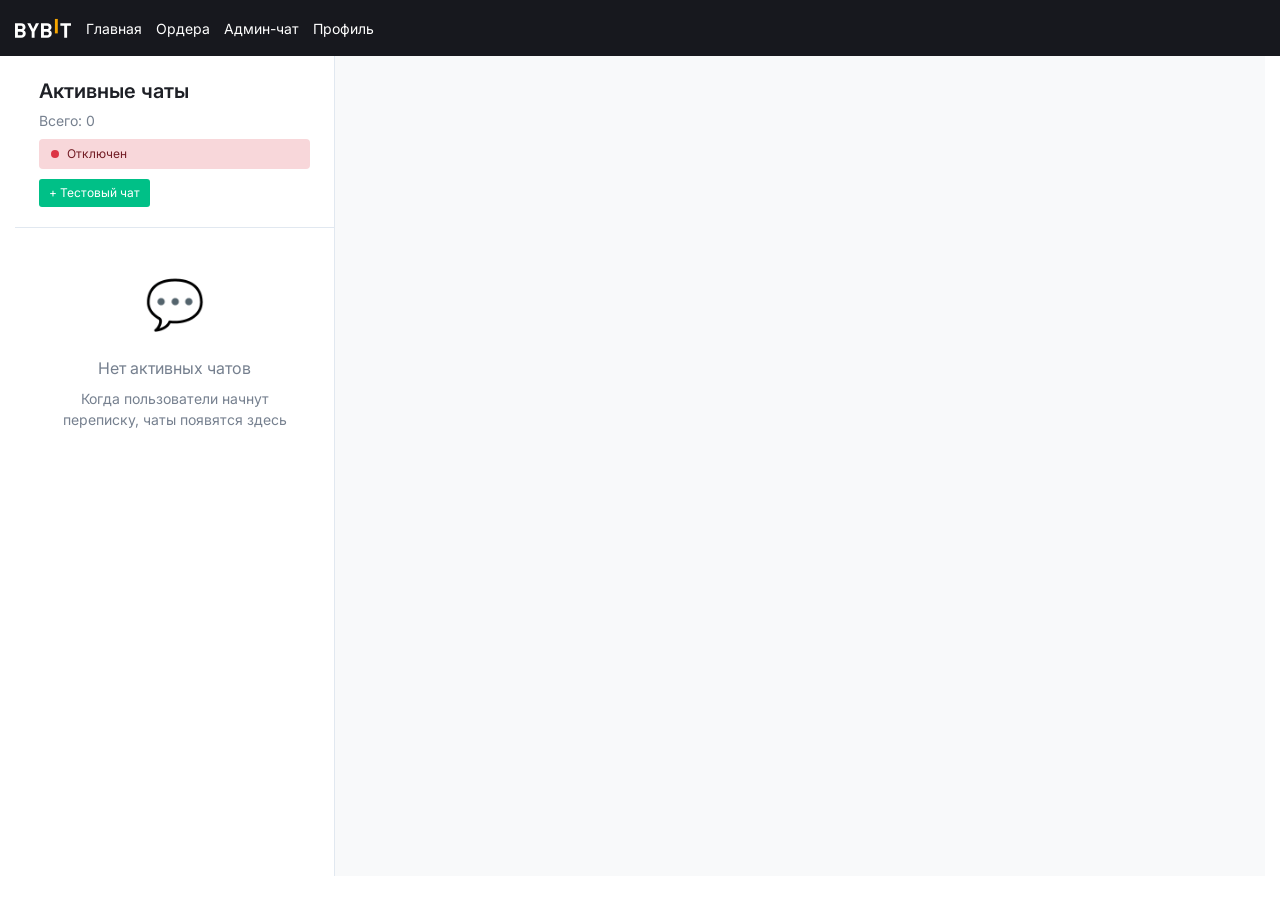
<file: admin-chat.html>
<!DOCTYPE html>
<html lang="ru">
<head>
  <meta charset="UTF-8">
  <meta name="viewport" content="width=device-width, initial-scale=1.0">
  <meta name="p2p-chat-socket-url" content="http://127.0.0.1:5000">
  <title>Bybit — Админ-чат P2P</title>
  <link rel="preconnect" href="https://fonts.googleapis.com">
  <link rel="preconnect" href="https://fonts.gstatic.com" crossorigin>
  <link href="https://fonts.googleapis.com/css2?family=Inter:wght@400;500;600;700&display=swap" rel="stylesheet">
  <link rel="stylesheet" href="reset.css">
  <link rel="stylesheet" href="main.css">
  <style>
    .admin-chat {
      display: flex;
      height: calc(100vh - 80px);
      background: #f8f9fa;
    }
    
    .admin-chat__sidebar {
      width: 320px;
      border-right: 1px solid #e1e8f0;
      background: #fff;
      overflow-y: auto;
    }
    
    .admin-chat__main {
      flex: 1;
      display: flex;
      flex-direction: column;
      background: #fff;
    }
    
    .admin-chat__header {
      padding: 20px 24px;
      border-bottom: 1px solid #e1e8f0;
      background: #fff;
    }
    
    .admin-chat__title {
      font-size: 20px;
      font-weight: 600;
      color: #1e2026;
      margin: 0 0 4px 0;
    }
    
    .admin-chat__subtitle {
      font-size: 14px;
      color: #76808f;
      margin: 0;
    }
    
    .admin-chat__list {
      padding: 0;
      margin: 0;
      list-style: none;
    }
    
    .admin-chat__item {
      padding: 16px 20px;
      border-bottom: 1px solid #f5f5f5;
      cursor: pointer;
      transition: background 0.2s;
    }
    
    .admin-chat__item:hover {
      background: #f8f9fa;
    }
    
    .admin-chat__item--active {
      background: #e8f4ff;
      border-left: 3px solid #1e6bff;
    }
    
    .admin-chat__item-header {
      display: flex;
      justify-content: space-between;
      align-items: flex-start;
      margin-bottom: 8px;
    }
    
    .admin-chat__item-user {
      display: flex;
      align-items: center;
      gap: 8px;
    }
    
    .admin-chat__item-avatar {
      width: 32px;
      height: 32px;
      border-radius: 50%;
      background: #1e6bff;
      color: white;
      display: flex;
      align-items: center;
      justify-content: center;
      font-weight: 600;
      font-size: 14px;
    }
    
    .admin-chat__item-name {
      font-weight: 600;
      color: #1e2026;
      font-size: 14px;
    }
    
    .admin-chat__item-time {
      font-size: 12px;
      color: #76808f;
    }
    
    .admin-chat__item-preview {
      font-size: 13px;
      color: #76808f;
      line-height: 1.4;
      display: -webkit-box;
      -webkit-line-clamp: 2;
      -webkit-box-orient: vertical;
      overflow: hidden;
      margin-bottom: 8px;
    }
    
    .admin-chat__item-meta {
      display: flex;
      gap: 12px;
      font-size: 12px;
      color: #76808f;
    }
    
    .admin-chat__item-badge {
      background: #1e6bff;
      color: white;
      padding: 2px 6px;
      border-radius: 10px;
      font-size: 11px;
      font-weight: 500;
    }
    
    .admin-chat__item-typing {
      color: #1e6bff;
      font-size: 12px;
      font-style: italic;
    }
    
    .admin-chat__order-details {
      padding: 20px 24px;
      border-bottom: 1px solid #e1e8f0;
      background: #f8f9fa;
    }
    
    .admin-chat__order-title {
      font-size: 16px;
      font-weight: 600;
      color: #1e2026;
      margin: 0 0 16px 0;
    }
    
    .admin-chat__order-grid {
      display: grid;
      grid-template-columns: repeat(2, 1fr);
      gap: 12px;
    }
    
    .admin-chat__order-field {
      display: flex;
      flex-direction: column;
      gap: 4px;
    }
    
    .admin-chat__order-label {
      font-size: 12px;
      color: #76808f;
    }
    
    .admin-chat__order-value {
      font-size: 14px;
      font-weight: 500;
      color: #1e2026;
    }
    
    .admin-chat__messages {
      flex: 1;
      padding: 20px 24px;
      overflow-y: auto;
      background: #f8f9fa;
    }
    
    .admin-chat__message {
      margin-bottom: 16px;
      display: flex;
      gap: 12px;
    }
    
    .admin-chat__message--admin {
      flex-direction: row-reverse;
    }
    
    .admin-chat__message-avatar {
      width: 32px;
      height: 32px;
      border-radius: 50%;
      background: #1e6bff;
      color: white;
      display: flex;
      align-items: center;
      justify-content: center;
      font-weight: 600;
      font-size: 14px;
      flex-shrink: 0;
    }
    
    .admin-chat__message-avatar--admin {
      background: #00c087;
    }
    
    .admin-chat__message-bubble {
      max-width: 70%;
      padding: 12px 16px;
      border-radius: 12px;
      background: white;
      border: 1px solid #e1e8f0;
      box-shadow: 0 1px 2px rgba(0, 0, 0, 0.05);
    }
    
    .admin-chat__message--admin .admin-chat__message-bubble {
      background: #e8f4ff;
      border-color: #b3d4ff;
    }
    
    .admin-chat__message-text {
      margin: 0;
      font-size: 14px;
      line-height: 1.4;
      color: #1e2026;
    }
    
    .admin-chat__message-time {
      font-size: 11px;
      color: #76808f;
      margin-top: 4px;
      text-align: right;
    }
    
    .admin-chat__message--admin .admin-chat__message-time {
      text-align: left;
    }
    
    .admin-chat__message-photo {
      margin-bottom: 8px;
    }
    
    .admin-chat__photo {
      max-width: 100%;
      max-height: 300px;
      border-radius: 8px;
      display: block;
    }
    
    .admin-chat__photo-caption {
      font-size: 12px;
      color: #76808f;
      margin-top: 4px;
    }
    
    .admin-chat__input-area {
      padding: 20px 24px;
      border-top: 1px solid #e1e8f0;
      background: #fff;
    }
    
    .admin-chat__input-wrapper {
      display: flex;
      gap: 12px;
      align-items: center;
    }
    
    .admin-chat__input {
      flex: 1;
      padding: 12px 16px;
      border: 1px solid #e1e8f0;
      border-radius: 8px;
      font-size: 14px;
      font-family: 'Inter', sans-serif;
      outline: none;
      transition: border-color 0.2s;
    }
    
    .admin-chat__input:focus {
      border-color: #1e6bff;
    }
    
    .admin-chat__send-btn {
      padding: 12px 24px;
      background: #1e6bff;
      color: white;
      border: none;
      border-radius: 8px;
      font-size: 14px;
      font-weight: 500;
      cursor: pointer;
      transition: background 0.2s;
    }
    
    .admin-chat__send-btn:hover {
      background: #0d5ce6;
    }
    
    .admin-chat__typing-indicator {
      padding: 8px 24px;
      font-size: 13px;
      color: #76808f;
      font-style: italic;
      background: #f8f9fa;
      border-top: 1px solid #e1e8f0;
    }
    
    .admin-chat__empty-state {
      display: flex;
      flex-direction: column;
      align-items: center;
      justify-content: center;
      height: 100%;
      padding: 40px;
      text-align: center;
      color: #76808f;
    }
    
    .admin-chat__empty-icon {
      font-size: 48px;
      margin-bottom: 16px;
    }
    
    .admin-chat__empty-text {
      font-size: 16px;
      margin-bottom: 8px;
    }
    
    .admin-chat__empty-subtext {
      font-size: 14px;
    }
    
    .admin-chat__status {
      display: flex;
      align-items: center;
      gap: 8px;
      padding: 6px 12px;
      border-radius: 4px;
      font-size: 12px;
      margin-top: 8px;
    }
    
    .admin-chat__status--connected {
      background: #d4edda;
      color: #155724;
    }
    
    .admin-chat__status--disconnected {
      background: #f8d7da;
      color: #721c24;
    }
    
    .admin-chat__status--error {
      background: #fff3cd;
      color: #856404;
    }
    
    .admin-chat__status-dot {
      width: 8px;
      height: 8px;
      border-radius: 50%;
    }
    
    .admin-chat__status--connected .admin-chat__status-dot {
      background: #28a745;
    }
    
    .admin-chat__status--disconnected .admin-chat__status-dot {
      background: #dc3545;
    }
    
    .admin-chat__status--error .admin-chat__status-dot {
      background: #ffc107;
    }
  </style>
</head>
<body class="page">
  <header class="header">
    <div class="container header__container">
      <div class="header__row">
        <a class="header__logo logo" href="index.html" aria-label="Bybit">
          <img class="logo__img" src="img/logo.svg" width="87" height="34" alt="Bybit">
        </a>
        <div class="header__mid">
          <nav class="header__nav nav" aria-label="Main">
            <ul class="nav__list">
              <li class="nav__item">
                <a class="nav__link" href="index.html">Главная</a>
              </li>
              <li class="nav__item">
                <a class="nav__link" href="orders.html">Ордера</a>
              </li>
              <li class="nav__item nav__item--active">
                <a class="nav__link" href="admin-chat.html">Админ-чат</a>
              </li>
              <li class="nav__item">
                <a class="nav__link" href="profile.html">Профиль</a>
              </li>
            </ul>
          </nav>
        </div>
        <div class="header__grow"></div>
        <div class="header__actions actions">
          <button class="actions__avatar" type="button" aria-label="Профиль">
            <img class="actions__avatar-img" src="img/user-icon.svg" width="28" height="28" alt="" aria-hidden="true">
          </button>
        </div>
      </div>
    </div>
  </header>

  <main class="main">
    <div class="container">
      <div class="admin-chat">
        <!-- Боковая панель со списком чатов -->
        <aside class="admin-chat__sidebar">
          <div class="admin-chat__header">
            <h1 class="admin-chat__title">Активные чаты</h1>
            <p class="admin-chat__subtitle">Всего: <span id="adminChatsCount">0</span></p>
            <div id="connectionStatus" class="admin-chat__status admin-chat__status--disconnected">
              <span class="admin-chat__status-dot"></span>
              <span class="admin-chat__status-text">Отключен</span>
            </div>
            <button id="testAddChat" style="margin-top: 10px; padding: 5px 10px; font-size: 12px; background: #00c087; color: white; border: none; border-radius: 3px; cursor: pointer;">
              + Тестовый чат
            </button>
          </div>
          
          <ul class="admin-chat__list" id="adminChatsList">
            <!-- Чаты будут добавляться динамически -->
            <div class="admin-chat__empty-state" id="adminChatsEmpty">
              <div class="admin-chat__empty-icon">💬</div>
              <p class="admin-chat__empty-text">Нет активных чатов</p>
              <p class="admin-chat__empty-subtext">Когда пользователи начнут переписку, чаты появятся здесь</p>
            </div>
          </ul>
        </aside>
        
        <!-- Основная область с деталями сделки и чатом -->
        <div class="admin-chat__main" id="adminChatMain" style="display: none;">
          <!-- Детали сделки -->
          <div class="admin-chat__order-details" id="adminOrderDetails">
            <h2 class="admin-chat__order-title">Детали сделки</h2>
            <div class="admin-chat__order-grid">
              <div class="admin-chat__order-field">
                <span class="admin-chat__order-label">Пользователь</span>
                <span class="admin-chat__order-value" id="adminOrderUser">—</span>
              </div>
              <div class="admin-chat__order-field">
                <span class="admin-chat__order-label">Оффер</span>
                <span class="admin-chat__order-value" id="adminOrderOffer">—</span>
              </div>
              <div class="admin-chat__order-field">
                <span class="admin-chat__order-label">Сумма</span>
                <span class="admin-chat__order-value" id="adminOrderAmount">—</span>
              </div>
              <div class="admin-chat__order-field">
                <span class="admin-chat__order-label">Цена</span>
                <span class="admin-chat__order-value" id="adminOrderPrice">—</span>
              </div>
              <div class="admin-chat__order-field">
                <span class="admin-chat__order-label">Статус</span>
                <span class="admin-chat__order-value" id="adminOrderStatus">—</span>
              </div>
              <div class="admin-chat__order-field">
                <span class="admin-chat__order-label">Время создания</span>
                <span class="admin-chat__order-value" id="adminOrderTime">—</span>
              </div>
            </div>
          </div>
          
          <!-- Область сообщений -->
          <div class="admin-chat__messages" id="adminChatMessages">
            <!-- Сообщения будут добавляться динамически -->
            <div class="admin-chat__empty-state">
              <div class="admin-chat__empty-icon">💬</div>
              <p class="admin-chat__empty-text">Выберите чат для начала переписки</p>
            </div>
          </div>
          
          <!-- Индикатор "пользователь печатает" -->
          <div class="admin-chat__typing-indicator" id="adminTypingIndicator" style="display: none;">
            <span id="adminTypingText">Пользователь печатает...</span>
          </div>
          
          <!-- Поле ввода сообщения -->
          <div class="admin-chat__input-area">
            <div class="admin-chat__input-wrapper">
              <input type="text" class="admin-chat__input" id="adminChatInput" placeholder="Введите сообщение..." autocomplete="off">
              <button type="button" class="admin-chat__attach-btn" id="adminChatAttach" title="Прикрепить фото">
                📎
              </button>
              <button type="button" class="admin-chat__send-btn" id="adminChatSend">Отправить</button>
              <input type="file" id="adminChatPhotoInput" accept="image/*" style="display: none;">
            </div>
          </div>
        </div>
      </div>
    </div>
  </main>

  <script src="https://cdn.socket.io/4.5.0/socket.io.min.js"></script>
  <script>
    // Глобальные переменные
    let adminSocket = null;
    let activeChatId = null;
    let activeUserId = null;
    let chats = new Map(); // Map для хранения чатов: chatId -> {user, offer, messages, typing}
    
    // Инициализация Socket.IO для админа
    function initAdminSocket() {
      const socketUrl = document.querySelector('meta[name="p2p-chat-socket-url"]')?.getAttribute('content') || 
                       (location.hostname === 'localhost' || location.hostname === '127.0.0.1' ? 
                        'http://127.0.0.1:5000' : location.origin);
      
      adminSocket = io(socketUrl, {
        transports: ['websocket', 'polling'],
        reconnection: true
      });
      
      adminSocket.on('connect', () => {
        console.log('Админ подключен к чату');
        adminSocket.emit('admin_connect');
        updateConnectionStatus('connected', 'Подключен к серверу чата');
      });
      
      adminSocket.on('disconnect', () => {
        console.log('Админ отключен от чата');
        updateConnectionStatus('disconnected', 'Отключен от сервера');
      });
      
      adminSocket.on('connect_error', (error) => {
        console.error('Ошибка подключения:', error);
        updateConnectionStatus('error', `Ошибка: ${error.message}`);
      });
      
      adminSocket.on('new_chat', (data) => {
        console.log('Получен new_chat:', data);
        addOrUpdateChat(data);
      });
      
      adminSocket.on('user_message', (data) => {
        console.log('Сообщение от пользователя:', data);
        handleUserMessage(data);
      });
      
      adminSocket.on('user_typing', (data) => {
        console.log('Пользователь печатает:', data);
        handleUserTyping(data);
      });
      
      adminSocket.on('user_stop_typing', (data) => {
        console.log('Пользователь перестал печатать:', data);
        handleUserStopTyping(data);
      });
      
      adminSocket.on('chat_closed', (data) => {
        console.log('Чат закрыт:', data);
        removeChat(data.chatId);
      });
    }
    
    // Добавление или обновление чата в списке
    function addOrUpdateChat(chatData) {
      console.log('addOrUpdateChat вызвана с данными:', chatData);
      
      const chatId = chatData.chatId || chatData.userId;
      if (!chatId) {
        console.error('Нет chatId в данных:', chatData);
        return;
      }
      
      const existingChat = chats.get(chatId);
      console.log('Существующий чат:', existingChat);
      
      const chat = existingChat || {
        id: chatId,
        userId: chatData.userId,
        userName: chatData.userName || `User${chatData.userId}`,
        userAvatar: chatData.userAvatar || 'U',
        offerId: chatData.offerId,
        offerName: chatData.offerName || 'Оффер',
        amount: chatData.amount || '0',
        price: chatData.price || '0',
        status: chatData.status || 'active',
        createdAt: chatData.createdAt || new Date().toISOString(),
        messages: [],
        unread: 0,
        typing: false,
        lastMessage: chatData.lastMessage || '',
        lastMessageTime: chatData.lastMessageTime || new Date().toISOString()
      };
      
      // Обновляем данные, если они есть
      if (chatData.lastMessage) {
        chat.lastMessage = chatData.lastMessage;
        chat.lastMessageTime = chatData.lastMessageTime || new Date().toISOString();
      }
      
      if (chatData.userName) chat.userName = chatData.userName;
      if (chatData.offerName) chat.offerName = chatData.offerName;
      if (chatData.status) chat.status = chatData.status;
      
      chats.set(chatId, chat);
      renderChatsList();
      
      // Если это новый чат и нет активного, выбираем его
      if (!activeChatId && !existingChat) {
        selectChat(chatId);
      }
    }
    
    // Обработка сообщения от пользователя
    function handleUserMessage(data) {
      console.log('handleUserMessage вызвана с данными:', data);
      
      const chatId = data.chatId || data.userId;
      if (!chatId) {
        console.error('Нет chatId в данных:', data);
        return;
      }
      
      const chat = chats.get(chatId);
      if (!chat) {
        console.log('Чат не найден, создаю новый...');
        // Если чата нет, создаем его
        addOrUpdateChat({
          chatId,
          userId: data.userId,
          userName: data.userName || `User${data.userId}`,
          lastMessage: data.text,
          lastMessageTime: new Date().toISOString()
        });
        return;
      }
      
      // Добавляем сообщение в историю
      const message = {
        id: Date.now(),
        text: data.text,
        sender: 'user',
        time: new Date().toISOString(),
        timestamp: new Date().toLocaleTimeString('ru-RU', { hour: '2-digit', minute: '2-digit' }),
        type: data.type || 'text',
        imageData: data.imageData,
        fileName: data.fileName,
        fileType: data.fileType
      };
      
      chat.messages.push(message);
      
      // Для текстовых сообщений обрезаем превью
      if (data.type === 'text') {
        chat.lastMessage = data.text.length > 50 ? data.text.substring(0, 50) + '...' : data.text;
      } else if (data.type === 'image') {
        chat.lastMessage = `[Фото: ${data.fileName || 'photo.jpg'}]`;
      } else {
        chat.lastMessage = data.text.length > 50 ? data.text.substring(0, 50) + '...' : data.text;
      }
      
      chat.lastMessageTime = new Date().toISOString();
      
      // Увеличиваем счетчик непрочитанных, если чат не активный
      if (activeChatId !== chatId) {
        chat.unread++;
      }
      
      chats.set(chatId, chat);
      renderChatsList();
      
      // Если активный чат - обновляем сообщения
      if (activeChatId === chatId) {
        renderChatMessages(chat);
        adminSocket.emit('message_received', { chatId });
      }
    }
    
    // Обработка индикатора печатания
    function handleUserTyping(data) {
      const chatId = data.chatId || data.userId;
      if (!chatId) return;
      
      const chat = chats.get(chatId);
      if (!chat) return;
      
      chat.typing = true;
      chats.set(chatId, chat);
      
      // Если это активный чат, показываем индикатор
      if (activeChatId === chatId) {
        showTypingIndicator(chat.userName);
      }
    }
    
    // Обработка остановки печатания
    function handleUserStopTyping(data) {
      const chatId = data.chatId || data.userId;
      if (!chatId) return;
      
      const chat = chats.get(chatId);
      if (!chat) return;
      
      chat.typing = false;
      chats.set(chatId, chat);
      
      // Если это активный чат, скрываем индикатор
      if (activeChatId === chatId) {
        hideTypingIndicator();
      }
    }
    
    // Удаление чата
    function removeChat(chatId) {
      chats.delete(chatId);
      
      // Если удаляем активный чат, сбрасываем активный чат
      if (activeChatId === chatId) {
        activeChatId = null;
        document.getElementById('adminChatMain').style.display = 'none';
        document.getElementById('adminChatMessages').innerHTML = `
          <div class="admin-chat__empty-state">
            <div class="admin-chat__empty-icon">💬</div>
            <p class="admin-chat__empty-text">Выберите чат для начала переписки</p>
          </div>
        `;
      }
      
      renderChatsList();
    }
    
    // Рендеринг списка чатов
    function renderChatsList() {
      console.log('renderChatsList вызвана, chats:', chats.size);
      
      const listEl = document.getElementById('adminChatsList');
      const countEl = document.getElementById('adminChatsCount');
      
      console.log('Элементы:', { listEl, countEl });
      
      if (!listEl || !countEl) {
        console.error('Не найдены элементы для рендеринга списка чатов!');
        return;
      }
      
      const chatArray = Array.from(chats.values());
      countEl.textContent = chatArray.length;
      
      // Находим или создаем элемент emptyEl
      let emptyEl = document.getElementById('adminChatsEmpty');
      if (!emptyEl) {
        // Если элемент не найден, возможно он был перемещен или удален
        // Проверяем, не находится ли он внутри listEl
        emptyEl = listEl.querySelector('#adminChatsEmpty');
        if (!emptyEl) {
          // Создаем новый элемент
          emptyEl = document.createElement('div');
          emptyEl.id = 'adminChatsEmpty';
          emptyEl.className = 'admin-chat__empty-state';
          emptyEl.innerHTML = `
            <div class="admin-chat__empty-icon">💬</div>
            <p class="admin-chat__empty-text">Нет активных чатов</p>
            <p class="admin-chat__empty-subtext">Когда пользователи начнут переписку, чаты появятся здесь</p>
          `;
        }
      }
      
      if (chatArray.length === 0) {
        emptyEl.style.display = 'flex';
        listEl.innerHTML = '';
        listEl.appendChild(emptyEl);
        return;
      }
      
      emptyEl.style.display = 'none';
      
      // Сортируем по времени последнего сообщения (новые сверху)
      chatArray.sort((a, b) => new Date(b.lastMessageTime) - new Date(a.lastMessageTime));
      
      const html = chatArray.map(chat => {
        // Безопасно экранируем ID для использования в onclick
        const safeChatId = escapeHtml(chat.id).replace(/'/g, "\\'").replace(/"/g, '&quot;');
        return `
        <li class="admin-chat__item ${activeChatId === chat.id ? 'admin-chat__item--active' : ''}" 
            data-chat-id="${safeChatId}" onclick="window.selectChat('${safeChatId}')">
          <div class="admin-chat__item-header">
            <div class="admin-chat__item-user">
              <div class="admin-chat__item-avatar" style="background: #1e6bff;">
                ${escapeHtml(chat.userAvatar)}
              </div>
              <span class="admin-chat__item-name">${escapeHtml(chat.userName)}</span>
            </div>
            <span class="admin-chat__item-time">${formatTime(chat.lastMessageTime)}</span>
          </div>
          <div class="admin-chat__item-preview">${escapeHtml(chat.lastMessage)}</div>
          <div class="admin-chat__item-meta">
            <span>Оффер: ${escapeHtml(chat.offerName)}</span>
            ${chat.unread > 0 ? `<span class="admin-chat__item-badge">${chat.unread}</span>` : ''}
            ${chat.typing ? '<span class="admin-chat__item-typing">печатает...</span>' : ''}
          </div>
        </li>
      `}).join('');
      
      listEl.innerHTML = html;
    }
    
    // Выбор чата
    window.selectChat = function(chatId) {
      console.log('selectChat вызвана с chatId:', chatId);
      
      const chat = chats.get(chatId);
      if (!chat) {
        console.error('Чат не найден:', chatId);
        return;
      }
      
      activeChatId = chatId;
      activeUserId = chat.userId;
      
      // Сбрасываем счетчик непрочитанных
      chat.unread = 0;
      chats.set(chatId, chat);
      
      // Обновляем UI
      renderChatsList();
      renderOrderDetails(chat);
      renderChatMessages(chat);
      
      // Показываем основную область
      const mainEl = document.getElementById('adminChatMain');
      if (mainEl) {
        mainEl.style.display = 'flex';
        console.log('Основная область показана');
      } else {
        console.error('Элемент adminChatMain не найден!');
      }
      
      // Скрываем индикатор печатания, если он был
      hideTypingIndicator();
      
      // Если пользователь печатает, показываем индикатор
      if (chat.typing) {
        showTypingIndicator(chat.userName);
      }
    }
    
    // Рендеринг деталей сделки
    function renderOrderDetails(chat) {
      document.getElementById('adminOrderUser').textContent = chat.userName;
      document.getElementById('adminOrderOffer').textContent = chat.offerName;
      document.getElementById('adminOrderAmount').textContent = chat.amount;
      document.getElementById('adminOrderPrice').textContent = chat.price;
      document.getElementById('adminOrderStatus').textContent = chat.status === 'active' ? 'Активен' : 'Завершен';
      document.getElementById('adminOrderTime').textContent = formatDateTime(chat.createdAt);
    }
    
    // Рендеринг сообщений чата
    function renderChatMessages(chat) {
      const messagesEl = document.getElementById('adminChatMessages');
      if (!messagesEl) return;
      
      if (chat.messages.length === 0) {
        messagesEl.innerHTML = `
          <div class="admin-chat__empty-state">
            <div class="admin-chat__empty-icon">💬</div>
            <p class="admin-chat__empty-text">Нет сообщений</p>
            <p class="admin-chat__empty-subtext">Начните переписку с пользователем</p>
          </div>
        `;
        return;
      }
      
      const html = chat.messages.map(msg => {
        let contentHtml = '';
        
        if (msg.type === 'image' && msg.imageData) {
          contentHtml = `
            <div class="admin-chat__message-photo">
              <img src="${msg.imageData}" alt="${escapeHtml(msg.fileName || 'Фото')}" class="admin-chat__photo">
              <div class="admin-chat__photo-caption">${escapeHtml(msg.fileName || 'Фото')}</div>
            </div>
          `;
        } else {
          contentHtml = `<p class="admin-chat__message-text">${escapeHtml(msg.text)}</p>`;
        }
        
        return `
        <div class="admin-chat__message ${msg.sender === 'admin' ? 'admin-chat__message--admin' : ''}">
          <div class="admin-chat__message-avatar ${msg.sender === 'admin' ? 'admin-chat__message-avatar--admin' : ''}">
            ${msg.sender === 'admin' ? 'A' : chat.userAvatar}
          </div>
          <div class="admin-chat__message-bubble">
            ${contentHtml}
            <div class="admin-chat__message-time">${msg.timestamp}</div>
          </div>
        </div>
      `;
      }).join('');
      
      messagesEl.innerHTML = html;
      messagesEl.scrollTop = messagesEl.scrollHeight;
    }
    
    // Показать индикатор "пользователь печатает"
    function showTypingIndicator(userName) {
      const indicatorEl = document.getElementById('adminTypingIndicator');
      const textEl = document.getElementById('adminTypingText');
      
      if (indicatorEl && textEl) {
        textEl.textContent = `${userName} печатает...`;
        indicatorEl.style.display = 'block';
      }
    }
    
    // Скрыть индикатор "пользователь печатает"
    function hideTypingIndicator() {
      const indicatorEl = document.getElementById('adminTypingIndicator');
      if (indicatorEl) {
        indicatorEl.style.display = 'none';
      }
    }
    
    // Отправка сообщения от админа
    function sendAdminMessage() {
      const inputEl = document.getElementById('adminChatInput');
      if (!inputEl || !activeChatId) return;
      
      const text = inputEl.value.trim();
      if (!text) return;
      
      const chat = chats.get(activeChatId);
      if (!chat) return;
      
      // Добавляем сообщение в историю
      const message = {
        id: Date.now(),
        text: text,
        sender: 'admin',
        time: new Date().toISOString(),
        timestamp: new Date().toLocaleTimeString('ru-RU', { hour: '2-digit', minute: '2-digit' })
      };
      
      chat.messages.push(message);
      chat.lastMessage = text.length > 50 ? text.substring(0, 50) + '...' : text;
      chat.lastMessageTime = new Date().toISOString();
      
      chats.set(activeChatId, chat);
      
      // Отправляем сообщение через сокет
      if (adminSocket && adminSocket.connected) {
        adminSocket.emit('admin_message', {
          chatId: activeChatId,
          userId: chat.userId,
          text: text
        });
      }
      
      // Обновляем UI
      renderChatsList();
      renderChatMessages(chat);
      
      // Очищаем поле ввода
      inputEl.value = '';
      inputEl.focus();
    }
    
    // Функция обновления статуса подключения
    function updateConnectionStatus(status, message) {
      const statusEl = document.getElementById('connectionStatus');
      if (!statusEl) return;
      
      statusEl.className = `admin-chat__status admin-chat__status--${status}`;
      const textEl = statusEl.querySelector('.admin-chat__status-text');
      if (textEl) {
        textEl.textContent = message;
      }
      
      console.log(`Статус подключения: ${status} - ${message}`);
    }
    
    // Вспомогательные функции
    function escapeHtml(text) {
      if (text == null) return '';
      const div = document.createElement('div');
      div.textContent = text;
      return div.innerHTML;
    }
    
    function formatTime(isoString) {
      const date = new Date(isoString);
      const now = new Date();
      const diffMs = now - date;
      const diffMins = Math.floor(diffMs / 60000);
      
      if (diffMins < 1) return 'только что';
      if (diffMins < 60) return `${diffMins} мин назад`;
      if (diffMins < 1440) return `${Math.floor(diffMins / 60)} ч назад`;
      
      return date.toLocaleDateString('ru-RU', { day: '2-digit', month: '2-digit' });
    }
    
    function formatDateTime(isoString) {
      const date = new Date(isoString);
      return date.toLocaleString('ru-RU', {
        day: '2-digit',
        month: '2-digit',
        year: 'numeric',
        hour: '2-digit',
        minute: '2-digit'
      });
    }
    
    // Инициализация при загрузке страницы
    document.addEventListener('DOMContentLoaded', () => {
      console.log('DOM загружен, проверяю элементы...');
      
      // Проверяем существование критических элементов
      const criticalElements = [
        'adminChatsList', 'adminChatsEmpty', 'adminChatsCount',
        'adminChatMain', 'adminChatMessages', 'adminChatInput',
        'adminChatSend', 'adminOrderDetails'
      ];
      
      criticalElements.forEach(id => {
        const el = document.getElementById(id);
        console.log(`Элемент ${id}:`, el ? 'найден' : 'НЕ НАЙДЕН!');
      });
      
      initAdminSocket();
      
      // Обработчики событий
      document.getElementById('adminChatSend')?.addEventListener('click', sendAdminMessage);
      
      document.getElementById('adminChatInput')?.addEventListener('keydown', (e) => {
        if (e.key === 'Enter' && !e.shiftKey) {
          e.preventDefault();
          sendAdminMessage();
        }
      });
      
      // Добавляем обработчик для тестовой кнопки
      document.getElementById('testAddChat')?.addEventListener('click', () => {
        console.log('Добавляю тестовый чат...');
        addOrUpdateChat({
          chatId: 'test_' + Date.now(),
          userId: 'test_user_' + Date.now(),
          userName: 'Тестовый пользователь',
          userAvatar: 'Т',
          offerId: 'offer_test',
          offerName: 'Тестовый оффер',
          amount: '10,000 RUB',
          price: '78.50',
          status: 'active',
          lastMessage: 'Тестовое сообщение',
          lastMessageTime: new Date().toISOString()
        });
      });
      
      // Тестовые данные для демонстрации
      setTimeout(() => {
        if (chats.size === 0) {
          addOrUpdateChat({
            chatId: 'test1',
            userId: 'user123',
            userName: 'Иван Иванов',
            userAvatar: 'И',
            offerId: 'offer_001',
            offerName: 'Купить USDT за RUB',
            amount: '10,000 RUB',
            price: '78.50',
            status: 'active',
            lastMessage: 'Здравствуйте, хочу купить USDT',
            lastMessageTime: new Date().toISOString()
          });
          
          addOrUpdateChat({
            chatId: 'test2',
            userId: 'user456',
            userName: 'Мария Петрова',
            userAvatar: 'М',
            offerId: 'offer_002',
            offerName: 'Продать BTC за RUB',
            amount: '0.1 BTC',
            price: '3,450,000',
            status: 'active',
            lastMessage: 'Когда будет готов перевод?',
            lastMessageTime: new Date(Date.now() - 300000).toISOString()
          });
        }
      }, 1000);
    });
  </script>
</body>
</html>
</file>
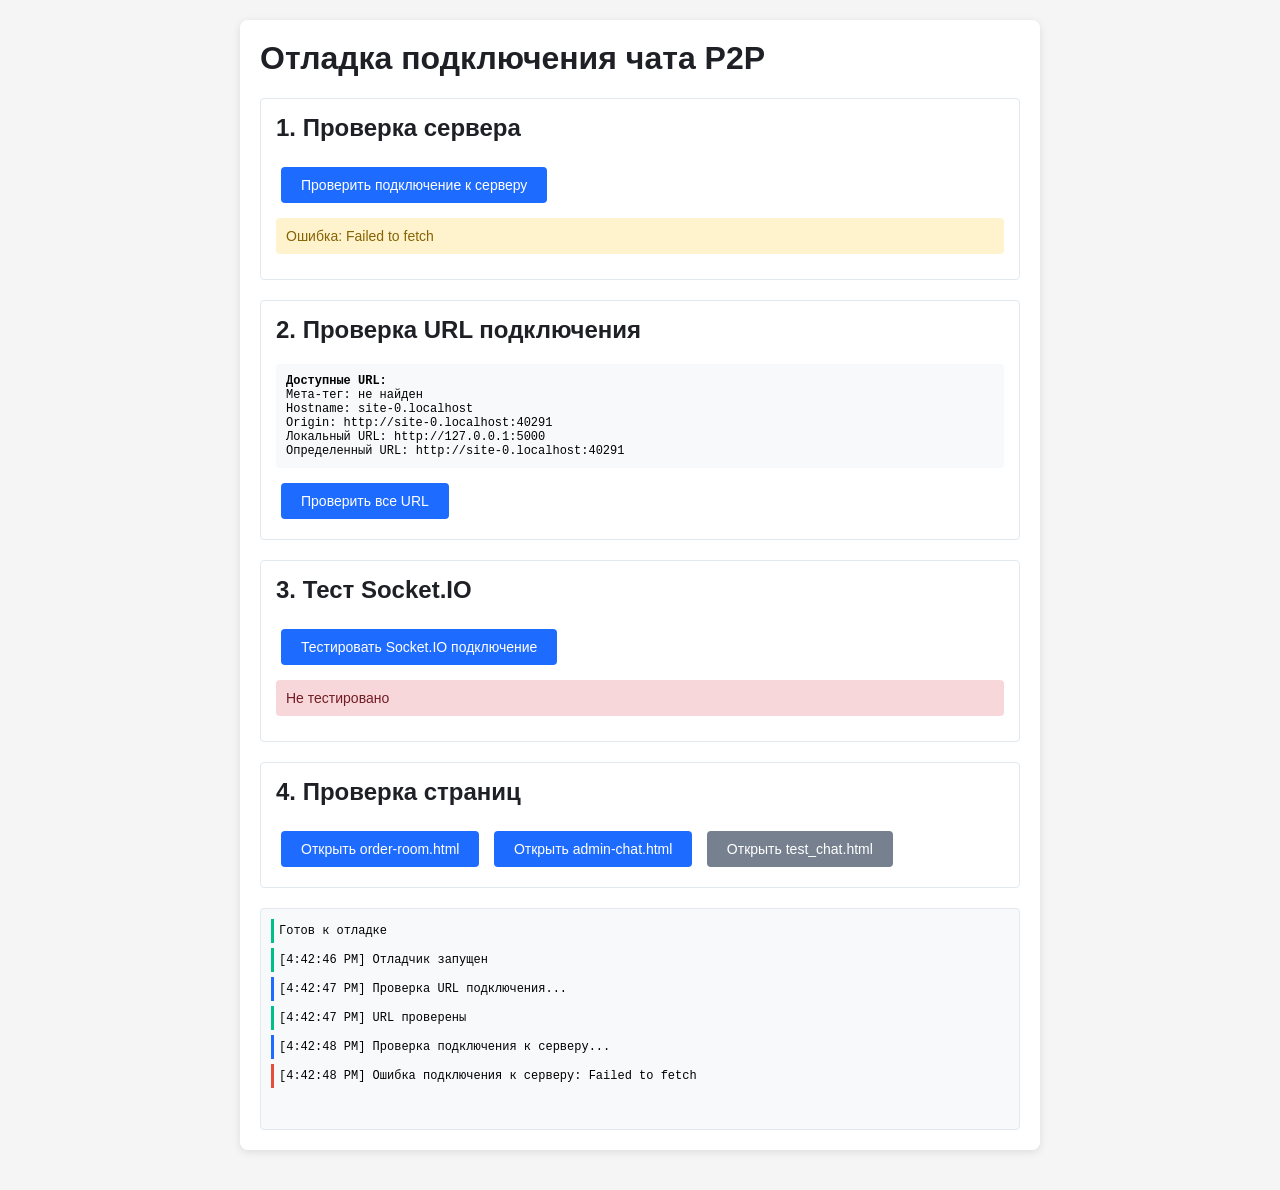
<file: debug_test.html>
<!DOCTYPE html>
<html lang="ru">
<head>
  <meta charset="UTF-8">
  <meta name="viewport" content="width=device-width, initial-scale=1.0">
  <title>Отладка подключения чата</title>
  <style>
    body {
      font-family: 'Inter', sans-serif;
      margin: 0;
      padding: 20px;
      background: #f5f5f5;
    }
    
    .container {
      max-width: 800px;
      margin: 0 auto;
    }
    
    .card {
      background: white;
      border-radius: 8px;
      padding: 20px;
      box-shadow: 0 2px 8px rgba(0,0,0,0.1);
      margin-bottom: 20px;
    }
    
    h1, h2 {
      margin-top: 0;
      color: #1e2026;
    }
    
    .status {
      padding: 10px;
      border-radius: 4px;
      margin: 10px 0;
      font-size: 14px;
    }
    
    .status-connected {
      background: #d4edda;
      color: #155724;
    }
    
    .status-disconnected {
      background: #f8d7da;
      color: #721c24;
    }
    
    .status-error {
      background: #fff3cd;
      color: #856404;
    }
    
    .log {
      height: 200px;
      overflow-y: auto;
      border: 1px solid #e1e8f0;
      border-radius: 4px;
      padding: 10px;
      font-family: monospace;
      font-size: 12px;
      background: #f8f9fa;
      margin-top: 10px;
    }
    
    .log-entry {
      margin-bottom: 5px;
      padding: 5px;
      border-left: 3px solid #1e6bff;
    }
    
    .log-entry-system {
      border-left-color: #00c087;
    }
    
    .log-entry-error {
      border-left-color: #e74c3c;
    }
    
    .btn {
      background: #1e6bff;
      color: white;
      border: none;
      padding: 10px 20px;
      border-radius: 4px;
      cursor: pointer;
      font-size: 14px;
      margin: 5px;
    }
    
    .btn:hover {
      background: #0d5ce6;
    }
    
    .btn-secondary {
      background: #76808f;
    }
    
    .btn-secondary:hover {
      background: #5a6473;
    }
    
    .test-section {
      margin: 20px 0;
      padding: 15px;
      border: 1px solid #e1e8f0;
      border-radius: 4px;
    }
    
    .url-display {
      background: #f8f9fa;
      padding: 10px;
      border-radius: 4px;
      font-family: monospace;
      font-size: 12px;
      margin: 10px 0;
      word-break: break-all;
    }
  </style>
</head>
<body>
  <div class="container">
    <div class="card">
      <h1>Отладка подключения чата P2P</h1>
      
      <div class="test-section">
        <h2>1. Проверка сервера</h2>
        <button class="btn" onclick="testServerConnection()">Проверить подключение к серверу</button>
        <div id="serverStatus" class="status status-disconnected">Не проверено</div>
      </div>
      
      <div class="test-section">
        <h2>2. Проверка URL подключения</h2>
        <div class="url-display" id="urlDisplay">Загрузка...</div>
        <button class="btn" onclick="checkUrls()">Проверить все URL</button>
      </div>
      
      <div class="test-section">
        <h2>3. Тест Socket.IO</h2>
        <button class="btn" onclick="testSocketIO()">Тестировать Socket.IO подключение</button>
        <div id="socketStatus" class="status status-disconnected">Не тестировано</div>
      </div>
      
      <div class="test-section">
        <h2>4. Проверка страниц</h2>
        <button class="btn" onclick="openOrderRoom()">Открыть order-room.html</button>
        <button class="btn" onclick="openAdminChat()">Открыть admin-chat.html</button>
        <button class="btn btn-secondary" onclick="openTestChat()">Открыть test_chat.html</button>
      </div>
      
      <div class="log" id="debugLog">
        <div class="log-entry log-entry-system">Готов к отладке</div>
      </div>
    </div>
  </div>
  
  <script src="https://cdn.socket.io/4.5.0/socket.io.min.js"></script>
  <script>
    let debugSocket = null;
    
    function logDebug(message, type = 'info') {
      const logEl = document.getElementById('debugLog');
      const entry = document.createElement('div');
      entry.className = `log-entry log-entry-${type}`;
      entry.textContent = `[${new Date().toLocaleTimeString()}] ${message}`;
      logEl.appendChild(entry);
      logEl.scrollTop = logEl.scrollHeight;
      console.log(`[DEBUG] ${message}`);
    }
    
    function updateStatus(elementId, status, message) {
      const el = document.getElementById(elementId);
      if (el) {
        el.className = `status status-${status}`;
        el.textContent = message;
      }
    }
    
    function testServerConnection() {
      logDebug('Проверка подключения к серверу...');
      updateStatus('serverStatus', 'disconnected', 'Проверка...');
      
      fetch('http://127.0.0.1:5000/health')
        .then(response => {
          if (response.ok) {
            return response.json();
          }
          throw new Error(`HTTP ${response.status}`);
        })
        .then(data => {
          logDebug(`Сервер отвечает: ${JSON.stringify(data)}`, 'system');
          updateStatus('serverStatus', 'connected', 'Сервер работает');
        })
        .catch(error => {
          logDebug(`Ошибка подключения к серверу: ${error.message}`, 'error');
          updateStatus('serverStatus', 'error', `Ошибка: ${error.message}`);
        });
    }
    
    function checkUrls() {
      logDebug('Проверка URL подключения...');
      
      // Проверяем мета-тег
      const meta = document.querySelector('meta[name="p2p-chat-socket-url"]');
      const fromMeta = meta ? meta.getAttribute('content') : 'не найден';
      
      // Проверяем location
      const hostname = location.hostname;
      const origin = location.origin;
      
      const urls = {
        'Мета-тег': fromMeta,
        'Hostname': hostname,
        'Origin': origin,
        'Локальный URL': 'http://127.0.0.1:5000',
        'Определенный URL': hostname === 'localhost' || hostname === '127.0.0.1' ? 
                          'http://127.0.0.1:5000' : origin
      };
      
      let html = '<strong>Доступные URL:</strong><br>';
      for (const [name, url] of Object.entries(urls)) {
        html += `${name}: <code>${url}</code><br>`;
      }
      
      document.getElementById('urlDisplay').innerHTML = html;
      logDebug('URL проверены', 'system');
    }
    
    function testSocketIO() {
      logDebug('Тестирование Socket.IO подключения...');
      updateStatus('socketStatus', 'disconnected', 'Подключение...');
      
      if (debugSocket) {
        debugSocket.disconnect();
        debugSocket = null;
      }
      
      const socketUrl = 'http://127.0.0.1:5000';
      logDebug(`Подключаюсь к ${socketUrl}`);
      
      debugSocket = io(socketUrl, {
        transports: ['websocket', 'polling'],
        reconnection: false
      });
      
      debugSocket.on('connect', () => {
        logDebug('Socket.IO подключен успешно', 'system');
        updateStatus('socketStatus', 'connected', 'Подключен к Socket.IO');
        
        // Тестируем отправку со��ытия
        debugSocket.emit('test_event', { message: 'Тестовое сообщение' });
        logDebug('Отправлено тестовое событие');
      });
      
      debugSocket.on('connect_error', (error) => {
        logDebug(`Ошибка подключения Socket.IO: ${error.message}`, 'error');
        updateStatus('socketStatus', 'error', `Ошибка: ${error.message}`);
      });
      
      debugSocket.on('disconnect', () => {
        logDebug('Socket.IO отключен', 'system');
        updateStatus('socketStatus', 'disconnected', 'Отключен');
      });
      
      // Таймаут на случай если подключение не происходит
      setTimeout(() => {
        if (debugSocket && !debugSocket.connected) {
          logDebug('Таймаут подключения Socket.IO', 'error');
          updateStatus('socketStatus', 'error', 'Таймаут подключения');
        }
      }, 5000);
    }
    
    function openOrderRoom() {
      window.open('http://127.0.0.1:5000/order-room.html', '_blank');
      logDebug('Открываю order-room.html');
    }
    
    function openAdminChat() {
      window.open('http://127.0.0.1:5000/admin-chat.html', '_blank');
      logDebug('Открываю admin-chat.html');
    }
    
    function openTestChat() {
      window.open('http://127.0.0.1:5000/test_chat.html', '_blank');
      logDebug('Открываю test_chat.html');
    }
    
    // Инициализация
    document.addEventListener('DOMContentLoaded', () => {
      logDebug('Отладчик запущен', 'system');
      checkUrls();
      
      // Автоматически проверяем сервер
      setTimeout(() => {
        testServerConnection();
      }, 1000);
    });
  </script>
</body>
</html>
</file>
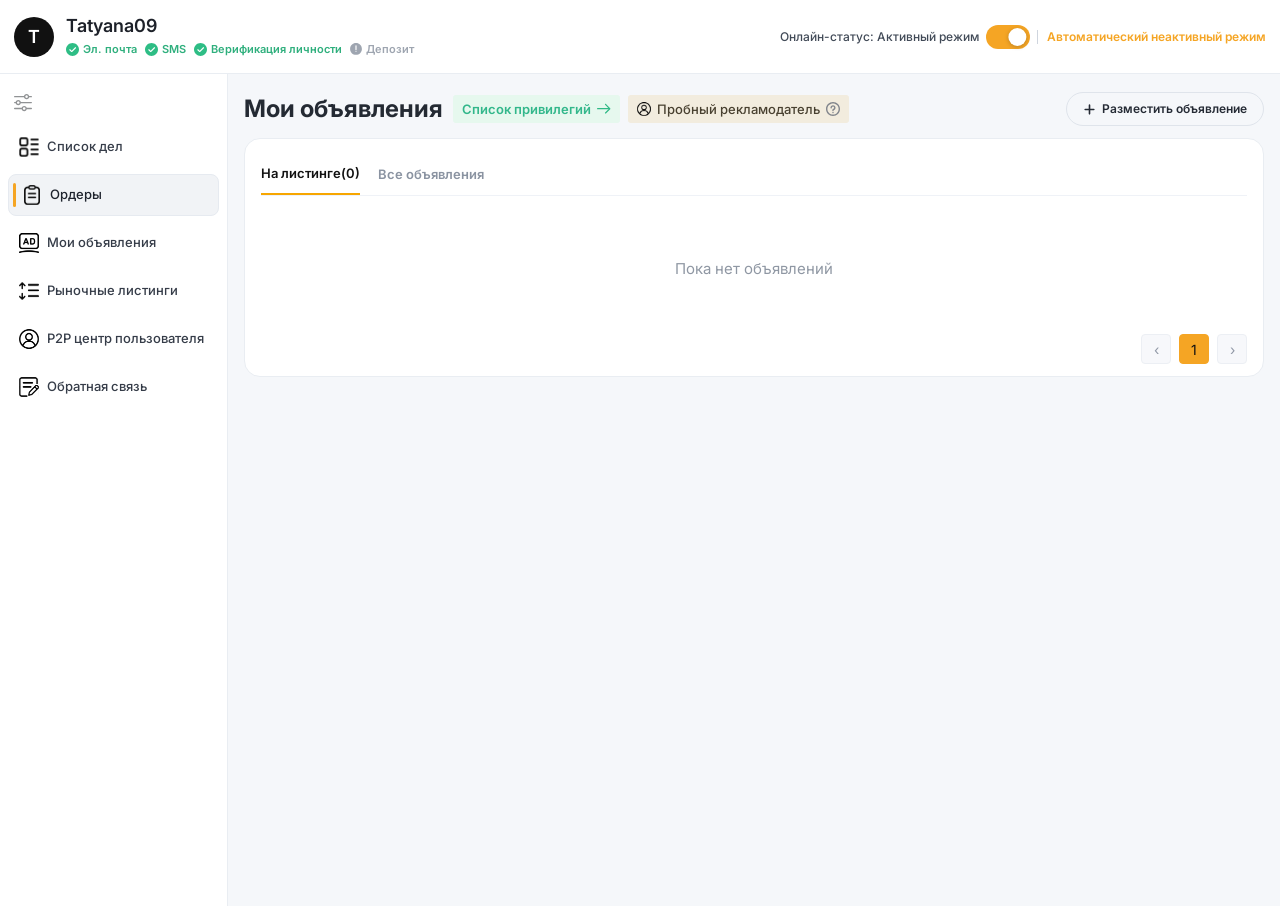
<file: orders.html>
<!DOCTYPE html>
<html lang="ru">
<head>
  <meta charset="UTF-8">
  <meta name="viewport" content="width=device-width, initial-scale=1.0">
  <title>Bybit — Ордеры</title>
  <link rel="preconnect" href="https://fonts.googleapis.com">
  <link rel="preconnect" href="https://fonts.gstatic.com" crossorigin>
  <link href="https://fonts.googleapis.com/css2?family=Inter:wght@400;500;600;700&display=swap" rel="stylesheet">
  <link rel="stylesheet" href="reset.css">
  <link rel="stylesheet" href="main.css">
</head>
<body class="page orders-page">
  <header class="orders-screen-header">
    <div class="orders-screen-header__left">
      <div class="orders-screen-header__avatar">T</div>
      <div>
        <div class="orders-screen-header__name">Tatyana09</div>
        <div class="orders-screen-header__checks">
          <span class="orders-screen-header__check-item orders-screen-header__check-item--ok">
            <img src="img/success-icon.svg" width="14" height="14" alt="" aria-hidden="true">
            Эл. почта
          </span>
          <span class="orders-screen-header__check-item orders-screen-header__check-item--ok">
            <img src="img/success-icon.svg" width="14" height="14" alt="" aria-hidden="true">
            SMS
          </span>
          <span class="orders-screen-header__check-item orders-screen-header__check-item--ok">
            <img src="img/success-icon.svg" width="14" height="14" alt="" aria-hidden="true">
            Верификация личности
          </span>
          <span class="orders-screen-header__check-item orders-screen-header__check-item--muted">
            <img src="img/warning-order.svg" width="12" height="12" alt="" aria-hidden="true">
            Депозит
          </span>
        </div>
      </div>
    </div>
    <div class="orders-screen-header__right">
      <span>Онлайн-статус: Активный режим</span>
      <button type="button" class="orders-screen-header__toggle is-active" id="ordersStatusToggle" aria-label="Переключатель статуса" aria-pressed="true"></button>
      <span class="orders-screen-header__muted">Автоматический неактивный режим</span>
    </div>
  </header>

  <main class="orders-screen">
    <aside class="orders-screen__sidebar" id="ordersSidebarMenu">
      <button type="button" class="orders-screen__sidebar-close" id="ordersSidebarClose" aria-label="Закрыть меню">
        <img src="img/close-menu.svg" width="14" height="14" alt="" aria-hidden="true">
      </button>
      <button type="button" class="orders-screen__top-icon-btn" aria-label="Фильтр">
        <img src="img/filter-logo-order.svg" width="20" height="20" alt="" aria-hidden="true">
      </button>
      <a class="orders-screen__menu-item" href="#">
        <span class="orders-screen__menu-main"><img src="img/check-list-logo.svg" width="20" height="20" alt="" aria-hidden="true">Список дел</span>
      </a>
      <a class="orders-screen__menu-item orders-screen__menu-item--active" href="orders.html">
        <span class="orders-screen__menu-main"><img src="img/order-logo.svg" width="20" height="20" alt="" aria-hidden="true">Ордеры</span>
      </a>
      <a class="orders-screen__menu-item" href="#">
        <span class="orders-screen__menu-main"><img src="img/ad-logo.svg" width="20" height="20" alt="" aria-hidden="true">Мои объявления</span>
      </a>
      <a class="orders-screen__menu-item" href="#">
        <span class="orders-screen__menu-main"><img src="img/sort-logo.svg" width="20" height="20" alt="" aria-hidden="true">Рыночные листинги</span>
      </a>
      <a class="orders-screen__menu-item" href="#">
        <span class="orders-screen__menu-main"><img src="img/user-logo-order.svg" width="20" height="20" alt="" aria-hidden="true">P2P центр пользователя</span>
      </a>
      <a class="orders-screen__menu-item" href="#">
        <span class="orders-screen__menu-main"><img src="img/edit-logo.svg" width="20" height="20" alt="" aria-hidden="true">Обратная связь</span>
      </a>
    </aside>
    <button type="button" class="orders-screen__sidebar-backdrop" id="ordersSidebarBackdrop" aria-label="Закрыть меню"></button>

    <section class="orders-screen__content">
      <div class="orders-screen__topbar">
        <button type="button" class="orders-screen__burger-btn" id="ordersSidebarToggle" aria-label="Открыть меню" aria-expanded="false" aria-controls="ordersSidebarMenu">
          <img src="img/burger-menu.svg" width="18" height="12" alt="" aria-hidden="true">
        </button>
        <h1 class="orders-screen__page-title">Мои объявления</h1>
        <div class="orders-screen__topbar-chips">
          <span class="orders-screen__chip orders-screen__chip--green">
            <span>Список привилегий</span>
            <img src="img/arrow-green.svg" width="14" height="14" alt="" aria-hidden="true">
          </span>
          <span class="orders-screen__chip orders-screen__chip--beige">
            <img src="img/user-logo-order.svg" width="14" height="14" alt="" aria-hidden="true">
            <span>Пробный рекламодатель</span>
            <img src="img/question-gray.svg" width="14" height="14" alt="" aria-hidden="true">
          </span>
        </div>
        <button type="button" class="orders-screen__add-btn">Разместить объявление</button>
      </div>

      <div class="orders-screen__card">
        <div class="orders-screen__tabs" id="ordersTabs">
          <button type="button" class="orders-screen__tab orders-screen__tab--active" data-view="listing" id="ordersTab">На листинге(<span id="ordersCount">0</span>)</button>
          <button type="button" class="orders-screen__tab" data-view="all">Все объявления</button>
        </div>

        <div class="orders-screen__table-wrap">
          <div class="orders-screen__table-head">
            <span>Тип</span>
            <span>ID</span>
            <span>Общее количество / Лимиты</span>
            <span>Цена</span>
            <span>Комиссия</span>
            <span>Способ оплаты</span>
            <span>Статус</span>
            <span>Действие</span>
          </div>
          <div id="ordersTableBody"></div>
          <p class="orders-screen__empty" id="ordersEmpty">Пока нет объявлений</p>
        </div>

        <div class="orders-screen__pagination">
          <button type="button" class="orders-screen__page-btn">‹</button>
          <button type="button" class="orders-screen__page-btn orders-screen__page-btn--active">1</button>
          <button type="button" class="orders-screen__page-btn">›</button>
        </div>
      </div>
    </section>
  </main>

  <script src="orders.js"></script>
</body>
</html>
</file>
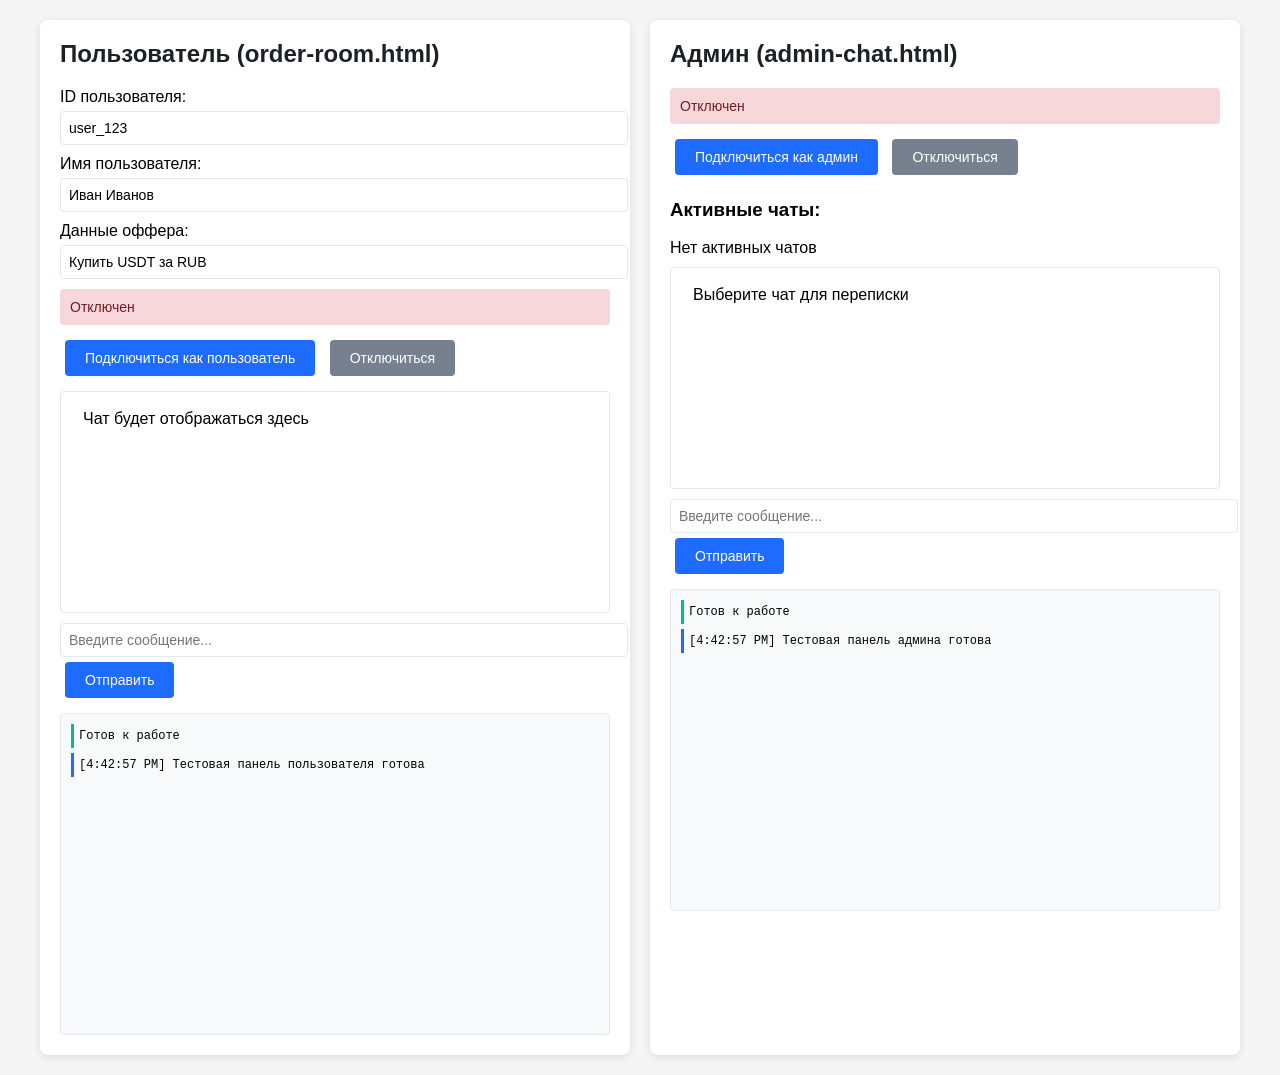
<file: test_chat.html>
<!DOCTYPE html>
<html lang="ru">
<head>
  <meta charset="UTF-8">
  <meta name="viewport" content="width=device-width, initial-scale=1.0">
  <title>Тест чата P2P</title>
  <style>
    body {
      font-family: 'Inter', sans-serif;
      margin: 0;
      padding: 20px;
      background: #f5f5f5;
    }
    
    .container {
      max-width: 1200px;
      margin: 0 auto;
      display: grid;
      grid-template-columns: 1fr 1fr;
      gap: 20px;
    }
    
    .card {
      background: white;
      border-radius: 8px;
      padding: 20px;
      box-shadow: 0 2px 8px rgba(0,0,0,0.1);
    }
    
    h2 {
      margin-top: 0;
      color: #1e2026;
    }
    
    .btn {
      background: #1e6bff;
      color: white;
      border: none;
      padding: 10px 20px;
      border-radius: 4px;
      cursor: pointer;
      font-size: 14px;
      margin: 5px;
    }
    
    .btn:hover {
      background: #0d5ce6;
    }
    
    .btn-secondary {
      background: #76808f;
    }
    
    .btn-secondary:hover {
      background: #5a6473;
    }
    
    .status {
      padding: 10px;
      border-radius: 4px;
      margin: 10px 0;
      font-size: 14px;
    }
    
    .status-connected {
      background: #d4edda;
      color: #155724;
    }
    
    .status-disconnected {
      background: #f8d7da;
      color: #721c24;
    }
    
    .log {
      height: 300px;
      overflow-y: auto;
      border: 1px solid #e1e8f0;
      border-radius: 4px;
      padding: 10px;
      font-family: monospace;
      font-size: 12px;
      background: #f8f9fa;
      margin-top: 10px;
    }
    
    .log-entry {
      margin-bottom: 5px;
      padding: 5px;
      border-left: 3px solid #1e6bff;
    }
    
    .log-entry-system {
      border-left-color: #00c087;
    }
    
    .log-entry-error {
      border-left-color: #e74c3c;
    }
    
    .input-group {
      margin: 10px 0;
    }
    
    .input-group label {
      display: block;
      margin-bottom: 5px;
      font-weight: 500;
    }
    
    .input-group input {
      width: 100%;
      padding: 8px;
      border: 1px solid #e1e8f0;
      border-radius: 4px;
      font-size: 14px;
    }
    
    .chat-messages {
      height: 200px;
      overflow-y: auto;
      border: 1px solid #e1e8f0;
      border-radius: 4px;
      padding: 10px;
      margin: 10px 0;
      background: white;
    }
    
    .message {
      margin-bottom: 10px;
      padding: 8px 12px;
      border-radius: 8px;
      max-width: 80%;
    }
    
    .message-user {
      background: #e8f4ff;
      margin-left: auto;
      text-align: right;
    }
    
    .message-admin {
      background: #f0f0f0;
      margin-right: auto;
    }
    
    .message-time {
      font-size: 11px;
      color: #76808f;
      margin-top: 2px;
    }
    
    .typing-indicator {
      font-style: italic;
      color: #1e6bff;
      font-size: 13px;
      margin: 5px 0;
    }
  </style>
</head>
<body>
  <div class="container">
    <!-- Панель пользователя -->
    <div class="card">
      <h2>Пользователь (order-room.html)</h2>
      
      <div class="input-group">
        <label>ID пользователя:</label>
        <input type="text" id="userId" value="user_123" readonly>
      </div>
      
      <div class="input-group">
        <label>Имя пользователя:</label>
        <input type="text" id="userName" value="Иван Иванов">
      </div>
      
      <div class="input-group">
        <label>Данные оффера:</label>
        <input type="text" id="offerName" value="Купить USDT за RUB">
      </div>
      
      <div id="userStatus" class="status status-disconnected">Отключен</div>
      
      <button class="btn" onclick="connectUser()">Подключиться как пользователь</button>
      <button class="btn btn-secondary" onclick="disconnectUser()">Отключиться</button>
      
      <div class="chat-messages" id="userChat">
        <div class="message message-system">Чат будет отображаться здесь</div>
      </div>
      
      <div class="input-group">
        <input type="text" id="userMessage" placeholder="Введите сообщение..." onkeydown="if(event.key==='Enter') sendUserMessage()">
        <button class="btn" onclick="sendUserMessage()">Отправить</button>
      </div>
      
      <div id="userTyping" class="typing-indicator" style="display: none;">Админ печатает...</div>
      
      <div class="log" id="userLog">
        <div class="log-entry log-entry-system">Готов к работе</div>
      </div>
    </div>
    
    <!-- Панель админа -->
    <div class="card">
      <h2>Админ (admin-chat.html)</h2>
      
      <div id="adminStatus" class="status status-disconnected">Отключен</div>
      
      <button class="btn" onclick="connectAdmin()">Подключиться как админ</button>
      <button class="btn btn-secondary" onclick="disconnectAdmin()">Отключиться</button>
      
      <div id="adminChats">
        <h3>Активные чаты:</h3>
        <div id="chatsList">Нет активных чатов</div>
      </div>
      
      <div class="chat-messages" id="adminChat">
        <div class="message message-system">Выберите чат для переписки</div>
      </div>
      
      <div class="input-group">
        <input type="text" id="adminMessage" placeholder="Введите сообщение..." onkeydown="if(event.key==='Enter') sendAdminMessage()">
        <button class="btn" onclick="sendAdminMessage()">Отправить</button>
      </div>
      
      <div id="adminTyping" class="typing-indicator" style="display: none;">Пользователь печатает...</div>
      
      <div class="log" id="adminLog">
        <div class="log-entry log-entry-system">Готов к работе</div>
      </div>
    </div>
  </div>
  
  <script src="https://cdn.socket.io/4.5.0/socket.io.min.js"></script>
  <script>
    // Глобальные переменные
    let userSocket = null;
    let adminSocket = null;
    let activeChatId = null;
    let chats = {};
    
    // Логирование
    function logUser(message, type = 'info') {
      const logEl = document.getElementById('userLog');
      const entry = document.createElement('div');
      entry.className = `log-entry log-entry-${type}`;
      entry.textContent = `[${new Date().toLocaleTimeString()}] ${message}`;
      logEl.appendChild(entry);
      logEl.scrollTop = logEl.scrollHeight;
    }
    
    function logAdmin(message, type = 'info') {
      const logEl = document.getElementById('adminLog');
      const entry = document.createElement('div');
      entry.className = `log-entry log-entry-${type}`;
      entry.textContent = `[${new Date().toLocaleTimeString()}] ${message}`;
      logEl.appendChild(entry);
      logEl.scrollTop = logEl.scrollHeight;
    }
    
    // Функции пользователя
    function connectUser() {
      if (userSocket) {
        logUser('Уже подключен', 'error');
        return;
      }
      
      const socketUrl = 'http://127.0.0.1:5000';
      const userId = document.getElementById('userId').value;
      const userName = document.getElementById('userName').value;
      const offerName = document.getElementById('offerName').value;
      
      userSocket = io(socketUrl, {
        transports: ['websocket', 'polling'],
        reconnection: true
      });
      
      userSocket.on('connect', () => {
        document.getElementById('userStatus').className = 'status status-connected';
        document.getElementById('userStatus').textContent = 'Подключен';
        logUser('Подключен к серверу');
        
        // Регистрируем пользователя в системе чатов
        userSocket.emit('user_connect', {
          userId: userId,
          userName: userName,
          userAvatar: userName[0] || 'U',
          offerId: 'offer_' + Date.now(),
          offerName: offerName,
          amount: '10,000 RUB',
          price: '78.50',
          status: 'active',
          createdAt: new Date().toISOString()
        });
        
        logUser('Зарегистрирован в системе чатов');
      });
      
      userSocket.on('chat_reply', (data) => {
        const chatEl = document.getElementById('userChat');
        const message = document.createElement('div');
        message.className = 'message message-admin';
        message.innerHTML = `
          <div>${data.text || ''}</div>
          <div class="message-time">${new Date().toLocaleTimeString()}</div>
        `;
        chatEl.appendChild(message);
        chatEl.scrollTop = chatEl.scrollHeight;
        logUser(`Получено сообщение от админа: ${data.text}`);
      });
      
      userSocket.on('disconnect', () => {
        document.getElementById('userStatus').className = 'status status-disconnected';
        document.getElementById('userStatus').textContent = 'Отключен';
        logUser('Отключен от сервера', 'error');
      });
      
      logUser('Подключаюсь к серверу...');
    }
    
    function disconnectUser() {
      if (userSocket) {
        userSocket.disconnect();
        userSocket = null;
        logUser('Отключение инициировано');
      }
    }
    
    function sendUserMessage() {
      if (!userSocket || !userSocket.connected) {
        logUser('Не подключен к серверу', 'error');
        return;
      }
      
      const inputEl = document.getElementById('userMessage');
      const message = inputEl.value.trim();
      
      if (!message) return;
      
      const chatEl = document.getElementById('userChat');
      const messageEl = document.createElement('div');
      messageEl.className = 'message message-user';
      messageEl.innerHTML = `
        <div>${message}</div>
        <div class="message-time">${new Date().toLocaleTimeString()}</div>
      `;
      chatEl.appendChild(messageEl);
      chatEl.scrollTop = chatEl.scrollHeight;
      
      // Отправляем сообщение
      userSocket.emit('chat_message', { text: message });
      
      // Отправляем индикатор печатания
      userSocket.emit('user_typing', {});
      setTimeout(() => {
        if (userSocket && userSocket.connected) {
          userSocket.emit('user_stop_typing', {});
        }
      }, 1000);
      
      inputEl.value = '';
      logUser(`Отправлено сообщение: ${message}`);
    }
    
    // Функции админа
    function connectAdmin() {
      if (adminSocket) {
        logAdmin('Уже подключен', 'error');
        return;
      }
      
      const socketUrl = 'http://127.0.0.1:5000';
      
      adminSocket = io(socketUrl, {
        transports: ['websocket', 'polling'],
        reconnection: true
      });
      
      adminSocket.on('connect', () => {
        document.getElementById('adminStatus').className = 'status status-connected';
        document.getElementById('adminStatus').textContent = 'Подключен';
        logAdmin('Подключен к серверу как админ');
        
        // Регистрируем админа
        adminSocket.emit('admin_connect');
      });
      
      adminSocket.on('new_chat', (data) => {
        logAdmin(`Новый чат: ${data.userName} - ${data.offerName}`);
        
        // Добавляем чат в список
        chats[data.chatId] = data;
        updateChatsList();
        
        // Если нет активного чата, выбираем этот
        if (!activeChatId) {
          selectChat(data.chatId);
        }
      });
      
      adminSocket.on('user_message', (data) => {
        logAdmin(`Сообщение от ${data.userName}: ${data.text}`);
        
        // Если это активный чат, показываем сообщение
        if (activeChatId === data.chatId) {
          const chatEl = document.getElementById('adminChat');
          const messageEl = document.createElement('div');
          messageEl.className = 'message message-admin';
          messageEl.innerHTML = `
            <div><strong>${data.userName}:</strong> ${data.text}</div>
            <div class="message-time">${new Date().toLocaleTimeString()}</div>
          `;
          chatEl.appendChild(messageEl);
          chatEl.scrollTop = chatEl.scrollHeight;
        }
      });
      
      adminSocket.on('user_typing', (data) => {
        if (activeChatId === data.chatId) {
          document.getElementById('adminTyping').style.display = 'block';
          document.getElementById('adminTyping').textContent = `${data.userName} печатает...`;
        }
      });
      
      adminSocket.on('user_stop_typing', (data) => {
        if (activeChatId === data.chatId) {
          document.getElementById('adminTyping').style.display = 'none';
        }
      });
      
      adminSocket.on('chat_closed', (data) => {
        logAdmin(`Чат закрыт: ${data.userName} - ${data.reason}`);
        delete chats[data.chatId];
        updateChatsList();
        
        if (activeChatId === data.chatId) {
          activeChatId = null;
          document.getElementById('adminChat').innerHTML = '<div class="message message-system">Чат закрыт</div>';
        }
      });
      
      adminSocket.on('disconnect', () => {
        document.getElementById('adminStatus').className = 'status status-disconnected';
        document.getElementById('adminStatus').textContent = 'Отключен';
        logAdmin('Отключен от сервера', 'error');
      });
      
      logAdmin('Подключаюсь к серверу...');
    }
    
    function disconnectAdmin() {
      if (adminSocket) {
        adminSocket.disconnect();
        adminSocket = null;
        logAdmin('Отключение инициировано');
      }
    }
    
    function updateChatsList() {
      const chatsListEl = document.getElementById('chatsList');
      const chatIds = Object.keys(chats);
      
      if (chatIds.length === 0) {
        chatsListEl.innerHTML = 'Нет активных чатов';
        return;
      }
      
      let html = '<ul style="list-style: none; padding: 0;">';
      chatIds.forEach(chatId => {
        const chat = chats[chatId];
        html += `
          <li style="margin-bottom: 10px; padding: 10px; border: 1px solid #e1e8f0; border-radius: 4px; cursor: pointer; ${activeChatId === chatId ? 'background: #e8f4ff;' : ''}"
              onclick="selectChat('${chatId}')">
            <strong>${chat.userName}</strong><br>
            <small>${chat.offerName}</small><br>
            <small style="color: #76808f;">${new Date(chat.createdAt).toLocaleTimeString()}</small>
          </li>
        `;
      });
      html += '</ul>';
      
      chatsListEl.innerHTML = html;
    }
    
    function selectChat(chatId) {
      activeChatId = chatId;
      const chat = chats[chatId];
      
      if (!chat) return;
      
      // Очищаем чат
      const chatEl = document.getElementById('adminChat');
      chatEl.innerHTML = `<div class="message message-system">Чат с ${chat.userName}</div>`;
      
      // Обновляем список
      updateChatsList();
      
      logAdmin(`Выбран чат с ${chat.userName}`);
    }
    
    function sendAdminMessage() {
      if (!adminSocket || !adminSocket.connected) {
        logAdmin('Не подключен к серверу', 'error');
        return;
      }
      
      if (!activeChatId) {
        logAdmin('Не выбран активный чат', 'error');
        return;
      }
      
      const inputEl = document.getElementById('adminMessage');
      const message = inputEl.value.trim();
      
      if (!message) return;
      
      const chat = chats[activeChatId];
      const chatEl = document.getElementById('adminChat');
      const messageEl = document.createElement('div');
      messageEl.className = 'message message-user';
      messageEl.innerHTML = `
        <div><strong>Админ:</strong> ${message}</div>
        <div class="message-time">${new Date().toLocaleTimeString()}</div>
      `;
      chatEl.appendChild(messageEl);
      chatEl.scrollTop = chatEl.scrollHeight;
      
      // Отправляем сообщение
      adminSocket.emit('admin_message', {
        chatId: activeChatId,
        userId: chat.userId,
        text: message
      });
      
      inputEl.value = '';
      logAdmin(`Отправлено сообщение пользователю ${chat.userName}: ${message}`);
    }
    
    // Инициализация
    document.addEventListener('DOMContentLoaded', () => {
      logUser('Тестовая панель пользователя готова');
      logAdmin('Тестовая панель админа готова');
    });
  </script>
</body>
</html>
</file>
<file: main.css>
:root {
  --color-bg: #121214;
  --color-header-bg: #17181e;
  --color-text: #ffffff;
  --color-accent: #f7a600;
  --color-accent-hover: #ffb020;
  --color-signup: #ff9c2e;
  --color-signup-hover: #ffb04d;
  --font-sans: "Inter", system-ui, -apple-system, "Segoe UI", sans-serif;
  --header-h: 56px;
  --subnav-h: 44px;
  --radius-pill: 100px;
  --transition: 0.15s ease;
  --container-max: 1550px;
}

.page {
  min-height: 100vh;
  font-family: var(--font-sans);
  font-size: 14px;
  line-height: 1.5;
  color: #1e2329;
  background: #fff;
  -webkit-font-smoothing: antialiased;
}

.container {
  max-width: var(--container-max);
  margin-left: auto;
  margin-right: auto;
  padding-left: 15px;
  padding-right: 15px;
}

.header {
  position: fixed;
  top: 0;
  left: 0;
  right: 0;
  z-index: 200;
  background: #17181e;
  overflow: visible;
}

.main {
  padding-top: var(--header-h);
}

.header__row {
  display: flex;
  align-items: stretch;
  gap: 0;
  min-height: var(--header-h);
  overflow: visible;
}

.header__mid {
  display: flex;
  align-items: stretch;
  gap: 6px;
  margin-left: 12px;
  flex-shrink: 0;
  overflow: visible;
}

.header__grow {
  flex: 1;
  min-width: 12px;
}

.logo {
  display: inline-flex;
  align-items: center;
  align-self: center;
  flex-shrink: 0;
}

.logo__img {
  display: block;
  width: auto;
  height: 22px;
  object-fit: contain;
}

.header__search {
  display: flex;
  align-items: center;
  align-self: center;
  flex-shrink: 0;
}

.nav {
  flex: 0 1 auto;
  min-width: 0;
  display: flex;
  align-items: stretch;
  align-self: stretch;
  justify-content: flex-start;
  margin-left: 0;
}

.nav__list {
  position: relative;
  display: flex;
  align-items: stretch;
  flex-wrap: nowrap;
  gap: 0;
  height: 100%;
}

.nav__item {
  position: relative;
  display: flex;
  align-items: center;
  flex-shrink: 0;
  align-self: stretch;
  padding: 0 2px;
}

.nav__item:not(.nav__item--mnt)::after {
  content: "";
  position: absolute;
  width: 100%;
  left: 0px;
  right: 6px;
  bottom: 0;
  height: 2px;
  border-radius: 999px;
  background: var(--color-signup);
  opacity: 0;
  transform: scaleX(0.35);
  transform-origin: center;
  transition: opacity 0.22s ease, transform 0.28s ease;
  pointer-events: none;
}

.nav__item:hover {
  background-color: #24252b;
}

.nav__item:not(.nav__item--mnt):hover::after {
  opacity: 1;
  transform: scaleX(1);
}

.nav__item--mnt:hover {
  background-color: transparent;
}

.nav__item--mnt {
  border-radius: 8px;
  overflow: hidden;
}

.nav__item--mnt::before,
.nav__item--mnt::after {
  content: "";
  position: absolute;
  left: 6px;
  right: 6px;
  height: 1px;
  opacity: 0;
  transition: opacity var(--transition);
  pointer-events: none;
  z-index: 2;
  border-radius: 9999px;
  background: linear-gradient(90deg, rgba(94, 232, 220, 0) 0%, rgba(94, 232, 220, 0.88) 22%, rgba(94, 232, 220, 1) 50%, rgba(94, 232, 220, 0.88) 78%, rgba(94, 232, 220, 0) 100%);
}

.nav__item--mnt::before {
  top: 0;
}

.nav__item--mnt::after {
  bottom: 0;
}

.nav__item--mnt:hover::before {
  opacity: 1;
  box-shadow: 0 0 10px 1px rgba(94, 232, 220, 0.65), 0 3px 14px 1px rgba(94, 232, 220, 0.45);
}

.nav__item--mnt:hover::after {
  opacity: 1;
  box-shadow: 0 0 10px 1px rgba(94, 232, 220, 0.65), 0 -3px 14px 1px rgba(94, 232, 220, 0.45);
}

.nav__trigger {
  display: inline-flex;
  align-items: center;
  gap: 4px;
  height: 100%;
  min-height: var(--header-h);
  padding: 0 10px;
  cursor: pointer;
  border-radius: 0;
  background-color: transparent;
  transition: background var(--transition);
}

.nav__label {
  font-weight: 400;
  font-size: 14px;
  color: var(--color-text);
  white-space: nowrap;
  background: none;
  -webkit-text-fill-color: currentcolor;
  transition: color var(--transition), font-weight var(--transition), background var(--transition), -webkit-text-fill-color var(--transition);
}

.nav__item:not(.nav__item--mnt):hover .nav__label {
  font-weight: 400;
  color: transparent;
  background: linear-gradient(180deg, #ffd89a 0%, #ff9c2e 48%, #d97810 100%);
  -webkit-background-clip: text;
  background-clip: text;
  -webkit-text-fill-color: transparent;
}

.nav__link {
  display: inline-flex;
  align-items: center;
  height: 100%;
  min-height: var(--header-h);
  padding: 0 10px;
  font-weight: 400;
  font-size: 14px;
  color: var(--color-text);
  white-space: nowrap;
  border-radius: 0;
  background: none;
  -webkit-text-fill-color: currentcolor;
  transition: color var(--transition), background var(--transition), font-weight var(--transition), -webkit-text-fill-color var(--transition);
}

.nav__item:not(.nav__item--dropdown):not(.nav__item--mnt):hover .nav__link {
  color: transparent;
  background: linear-gradient(180deg, #ffd89a 0%, #ff9c2e 48%, #d97810 100%);
  -webkit-background-clip: text;
  background-clip: text;
  -webkit-text-fill-color: transparent;
}


.nav__chevron {
  flex-shrink: 0;
  color: rgba(255, 255, 255, 0.4);
  transition: color var(--transition), transform 0.2s ease;
}

.nav__item--dropdown:hover .nav__chevron {
  color: var(--color-signup);
  transform: rotate(180deg);
}

.nav__mnt-icon {
  width: 12px;
  height: 12px;
  margin-right: 5px;
  border-radius: 50%;
  flex-shrink: 0;
  background: conic-gradient(from 210deg, #6b5cff, #ff4d8d, #f7a600, #00c896, #6b5cff);
}

.nav__item--mnt .nav__link {
  font-weight: 600;
  color: transparent;
  background: linear-gradient(90deg, #ff9c2e 0%, #c97eb8 45%, #5dd4cc 100%);
  -webkit-background-clip: text;
  background-clip: text;
  -webkit-text-fill-color: transparent;
}

.nav__mnt-link {
  padding: 0 8px;
}

.nav__mnt-logo {
  display: block;
  width: auto;
  height: 20px;
  margin: 0 auto;
  object-fit: contain;
}

.nav__dropdown {
  position: absolute;
  top: 100%;
  left: 0;
  z-index: 150;
  pointer-events: none;
  opacity: 0;
  visibility: hidden;
  transform: translateY(2px);
  transition: opacity 0.12s ease, transform 0.12s ease, visibility 0s linear 0.12s;
  max-width: calc(100vw - 24px);
}

.nav__item--dropdown:hover .nav__dropdown {
  pointer-events: auto;
  opacity: 1;
  visibility: visible;
  transition-delay: 0s;
}

.nav__dropdown.dropdown--align-end {
  left: auto;
  right: 0;
}

.dropdown__panel {
  width: min(308px, calc(100vw - 24px));
  min-width: 0;
  max-width: min(308px, calc(100vw - 24px));
  max-height: min(80vh, 720px);
  box-sizing: border-box;
  background: rgba(21, 23, 25, 0.9);
  padding: 12px 12px 16px 12px;
  backdrop-filter: blur(20px);
  -webkit-backdrop-filter: blur(20px);
  border-radius: 8px;
  box-shadow: none;
  overflow-y: auto;
  scrollbar-width: thin;
  scrollbar-color: #8b8c8f rgba(255, 255, 255, 0.08);
}

.dropdown__panel::-webkit-scrollbar {
  width: 8px;
}

.dropdown__panel::-webkit-scrollbar-button {
  width: 0;
  height: 0;
  display: none;
  -webkit-appearance: none;
  appearance: none;
  background: transparent;
}

.dropdown__panel::-webkit-scrollbar-button:single-button {
  width: 0;
  height: 0;
  display: none;
  -webkit-appearance: none;
  appearance: none;
  background: transparent;
}

.dropdown__panel::-webkit-scrollbar-button:vertical:start:decrement,
.dropdown__panel::-webkit-scrollbar-button:vertical:end:increment,
.dropdown__panel::-webkit-scrollbar-button:horizontal:start:decrement,
.dropdown__panel::-webkit-scrollbar-button:horizontal:end:increment {
  width: 0;
  height: 0;
  display: none;
  -webkit-appearance: none;
  appearance: none;
  background: transparent;
}

.dropdown__panel::-webkit-scrollbar-track {
  background: rgba(255, 255, 255, 0.08);
  border-radius: 999px;
}

.dropdown__panel::-webkit-scrollbar-thumb {
  background: #8b8c8f;
  border-radius: 999px;
  border: 1px solid rgba(36, 37, 43, 0.9);
}

.dropdown__panel::-webkit-scrollbar-thumb:hover {
  background: #828996;
}

.dropdown--buy .dropdown__panel {
  width: min(350px, calc(100vw - 24px));
  min-width: 0;
  max-width: min(350px, calc(100vw - 24px));
}

.dropdown--trade .dropdown__panel {
  width: min(350px, calc(100vw - 24px));
  min-width: 0;
  max-width: min(350px, calc(100vw - 24px));
}

.dropdown--more .dropdown__panel {
  width: min(350px, calc(100vw - 24px));
  min-width: 0;
  max-width: min(350px, calc(100vw - 24px));
}

.dropdown__list {
  display: flex;
  flex-direction: column;
  align-items: stretch;
  width: 100%;
}

.dropdown__row {
  display: flex;
  flex-direction: row;
  align-items: flex-start;
  gap: 12px;
  padding: 12px 12px;
  margin: 0;
  border-radius: 4px;
  transition: background var(--transition);
}

.dropdown__section-title {
  margin: 12px 8px 6px;
  font-size: 12px;
  font-weight: 400;
  color: #a7aab2;
}

.dropdown__section-title:first-child {
  margin-top: 4px;
}

.dropdown__row:hover {
  background-color: rgba(255, 255, 255, 0.06);
}

.dropdown__row--featured-soft {
  background-color: rgba(255, 255, 255, 0.06);
}

.dropdown__row--with-arrow {
  padding-right: 8px;
}

.dropdown__row-icon-img {
  width: 24px;
  height: 24px;
  display: block;
  object-fit: contain;
}

.dropdown__row-icon {
  flex-shrink: 0;
  width: 24px;
  height: 24px;
  margin-top: 1px;
  display: flex;
  align-items: center;
  justify-content: center;
  color: rgba(255, 255, 255, 0.75);
}

.dropdown__row-icon svg {
  width: 22px;
  height: 22px;
}

.dropdown__row-body {
  display: flex;
  flex-direction: column;
  align-items: flex-start;
  gap: 3px;
  min-width: 0;
  flex: 1;
}

.dropdown__row-title {
  font-size: 14px;
  font-weight: 600;
  color: #ffffff;
  line-height: 1.3;
  transition: color var(--transition);
  overflow-wrap: anywhere;
  word-break: break-word;
  max-width: 100%;
}

.dropdown__row:hover .dropdown__row-title,
.dropdown__row:hover .dropdown__row-fire {
  color: var(--color-signup);
}

.dropdown__row:hover .dropdown__row-arrow {
  color: var(--color-signup);
}

.dropdown__row-fire {
  display: inline-flex;
  align-items: center;
  margin-left: 4px;
  vertical-align: center;
}

.dropdown__row-fire-img {
  display: block;
  width: 16px;
  height: 16px;
  object-fit: contain;
  transform: translateY(2.5px);
}

.dropdown__row-desc {
  font-size: 12px;
  font-weight: 400;
  color: #848e9c;
  line-height: 1.45;
  overflow-wrap: anywhere;
  word-break: break-word;
  max-width: 100%;
}

.dropdown__row-arrow {
  align-self: center;
  margin-left: 8px;
  font-size: 18px;
  line-height: 1;
  color: #ffffff;
  opacity: 0.9;
}

.dropdown__row-chip {
  display: inline-flex;
  align-items: center;
  justify-content: center;
  height: 13px;
  line-height: 12px;
  margin-left: 6px;
  padding: 4px 4px;
  border-radius: 3px;
  font-size: 10px;
  font-weight: 600;
  color: #17181e;
  background: linear-gradient(109.03deg, #ffb11a -0.46%, #f49225 103.1%);
}

.actions {
  display: flex;
  align-items: center;
  align-self: center;
  gap: 10px;
  flex-shrink: 0;
  margin-left: 8px;
}

.search {
  display: flex;
  align-items: center;
  gap: 5px;
  box-sizing: border-box;
  width: 140px;
  min-width: 140px;
  max-width: 140px;
  height: 28px;
  padding: 0px 8px 0px 8px;
  height: 30px;
  background: rgba(255, 255, 255, 0.08);
  border: 1px solid #2b2f36;
  border-radius: var(--radius-pill);
  transition: border-color var(--transition), box-shadow var(--transition);
}

.search:hover,
.search:focus-within {
  border-color: var(--color-signup);
}

.search__icon {
  flex-shrink: 0;
  width: 14px;
  height: 14px;
  color: rgba(255, 255, 255, 0.45);
}

.search__input {
  flex: 1;
  min-width: 0;
  border: 0;
  background: transparent;
  color: var(--color-text);
  font-size: 12px;
  font-weight: 500;
  letter-spacing: 0;
  outline: none;
}

.search__input::-webkit-search-cancel-button {
  -webkit-appearance: none;
  appearance: none;
  width: 12px;
  height: 12px;
  border-radius: 50%;
  background-color: #666666;
  background-image:
    linear-gradient(45deg,
      transparent calc(50% - 0.65px),
      #313237 calc(50% - 0.65px),
      #313237 calc(50% + 0.65px),
      transparent calc(50% + 0.65px)),
    linear-gradient(-45deg,
      transparent calc(50% - 0.65px),
      #313237 calc(50% - 0.65px),
      #313237 calc(50% + 0.65px),
      transparent calc(50% + 0.65px));
  background-size: 5.5px 5.5px;
  background-position: center;
  background-repeat: no-repeat;
  cursor: pointer;
}

.search__input::placeholder {
  color: #9ca3af;
  opacity: 1;
}

.actions__login {
  display: inline-flex;
  align-items: center;
  gap: 4px;
  font-weight: 500;
  text-transform: uppercase;
  font-size: 13px;
  color: var(--color-text);
  padding: 8px 4px;
  white-space: nowrap;
  transition: color var(--transition), opacity var(--transition);
}

.actions__login:hover {
  color: var(--color-signup);
  opacity: 1;
}

.actions__link {
  letter-spacing: 0.02em;
}

.actions__orders {
  font-size: 12px;
  font-weight: 500;
}

.actions__chevron {
  display: inline-flex;
  align-items: center;
  justify-content: center;
  line-height: 0;
  transform-origin: 50% 50%;
  transition: transform 0.2s ease;
}

.actions__chevron-icon {
  display: block;
  width: 10px;
  height: 10px;
  object-fit: contain;
  opacity: 0.65;
  transition: filter var(--transition), opacity var(--transition);
}

.actions__link--dropdown:hover .actions__chevron {
  transform: rotate(180deg);
}

.actions__link--dropdown:hover .actions__chevron-icon {
  opacity: 1;
  filter: brightness(0) saturate(100%) invert(70%) sepia(78%) saturate(1847%) hue-rotate(340deg) brightness(103%) contrast(102%);
}

@keyframes actions-signup-pulse {

  0%,
  100% {
    transform: scale(1);
  }

  50% {
    transform: scale(1.04);
  }
}

.actions__signup {
  display: inline-flex;
  align-items: center;
  justify-content: center;
  height: 30px;
  padding: 0 16px;
  font-weight: 600;
  font-size: 14px;
  color: #0d0d0f;
  background: var(--color-signup);
  border-radius: var(--radius-pill);
  white-space: nowrap;
  transition: background var(--transition);
  animation: actions-signup-pulse 1.6s ease-in-out infinite;
  transform-origin: center;
  will-change: transform;
}

.actions__signup:active {
  animation: none;
  transform: scale(0.96);
}

.actions__icon-btn {
  display: inline-flex;
  align-items: center;
  justify-content: center;
  width: 34px;
  height: 34px;
  min-height: 34px;
  padding: 0;
  border: 0;
  border-radius: 8px;
  background: transparent;
  color: rgba(255, 255, 255, 0.55);
  cursor: pointer;
  transition: color var(--transition), background var(--transition);
}

.actions__download-wrap {
  position: relative;
  display: inline-flex;
  align-items: center;
}

.actions__download-wrap::after {
  content: "";
  position: absolute;
  top: 100%;
  right: 0;
  width: 100%;
  height: 8px;
}

.actions__icon-img {
  display: block;
  width: 20px;
  height: 20px;
  object-fit: contain;
  transition: none;
}

.actions__icon-img--download {
  width: 22px;
  height: 22px;
}

.actions__icon-btn:hover {
  color: var(--color-text);
  background: #24252b;
}

.actions__icon-btn:hover .actions__icon-img {
  filter: brightness(0) saturate(100%) invert(70%) sepia(78%) saturate(1847%) hue-rotate(340deg) brightness(103%) contrast(102%);
}

.actions__download-wrap:hover .actions__download-menu,
.actions__download-wrap:focus-within .actions__download-menu {
  opacity: 1;
  visibility: visible;
  transform: translateY(0);
}

.actions__download-menu {
  position: absolute;
  top: calc(100% + 13px);
  right: 0;
  z-index: 220;
  width: 186px;
  padding: 15px;
  border-radius: 10px;
  background: #25282C;
  display: flex;
  flex-direction: column;
  align-items: center;
  gap: 10px;
  opacity: 0;
  visibility: hidden;
  transform: translateY(4px);
  transition: opacity 0.16s ease, transform 0.16s ease, visibility 0s linear 0.16s;
}

.actions__download-qr {
  width: 100%;
  border-radius: 2px;
  display: block;
  object-fit: cover;
  background: #fff;
}

.actions__download-title {
  margin: 2px 0 0;
  font-size: 14px;
  text-align: center;
  font-weight: 500;
  line-height: 1.2;
  color: #fff;
}

.actions__download-link {
  width: 100%;
  min-height: 34px;
  border-radius: 6px;
  display: inline-flex;
  align-items: center;
  justify-content: center;
  text-align: center;
  padding: 8px;
  font-size: 12px;
  font-weight: 700;
  line-height: 1.2;
  color: #111;
  background-color: var(--color-signup);
  transition: opacity var(--transition);
}

.actions__download-link:hover {
  background: #f6b03f;
}

.actions__notify {
  position: relative;
}

.actions__badge {
  position: absolute;
  top: 2px;
  right: 2px;
  min-width: 14px;
  height: 14px;
  padding: 0 3px;
  border-radius: 999px;
  background: #ff4d4f;
  border: 1px solid #17181e;
  color: #fff;
  font-size: 9px;
  font-weight: 400;
  line-height: 12px;
  text-align: center;
}

.actions__avatar {
  display: inline-flex;
  align-items: center;
  justify-content: center;
  width: 28px;
  height: 28px;
  padding: 0;
  border: 0;
  border-radius: 50%;
  background: transparent;
  cursor: pointer;
  overflow: hidden;
}

.actions__avatar-img {
  display: block;
  width: 100%;
  height: 100%;
  object-fit: cover;
}

.header__burger {
  display: none;
  width: 34px;
  height: 34px;
  padding: 0;
  border: 0;
  border-radius: 8px;
  background: transparent;
  align-items: center;
  justify-content: center;
  flex-direction: column;
  gap: 4px;
  color: #fff;
  cursor: pointer;
}

.header__burger-line {
  width: 16px;
  height: 1.5px;
  background: currentColor;
  border-radius: 999px;
}

.mobile-menu {
  position: fixed;
  inset: 0;
  z-index: 10000;
  pointer-events: none;
}

.mobile-menu__backdrop {
  position: absolute;
  inset: 0;
  border: 0;
  background: rgba(0, 0, 0, 0.45);
  opacity: 0;
  cursor: pointer;
  transition: opacity 0.22s ease;
}

.mobile-menu__panel {
  position: absolute;
  top: 0;
  right: 0;
  display: flex;
  flex-direction: column;
  width: min(340px, 88vw);
  max-width: 100%;
  height: 100vh;
  height: 100dvh;
  min-height: -webkit-fill-available;
  padding: 14px 0 18px 18px;
  background: #2C2D2F;
  color: #fff;
  box-shadow: none;
  transform: translateX(100%);
  transition: transform 0.24s ease, box-shadow 0.24s ease;
  box-sizing: border-box;
  overflow-x: hidden;
}

.mobile-menu.is-open {
  pointer-events: auto;
}

.mobile-menu.is-open .mobile-menu__backdrop {
  opacity: 1;
}

.mobile-menu.is-open .mobile-menu__panel {
  transform: translateX(0);
  box-shadow: -10px 0 24px rgba(0, 0, 0, 0.38);
}

.page.page--menu-open {
  overflow: hidden;
}

.mobile-menu__close {
  align-self: flex-end;
  width: 28px;
  height: 28px;
  margin-right: 18px;
  border: 0;
  border-radius: 6px;
  background: transparent;
  color: rgba(255, 255, 255, 0.65);
  font-size: 18px;
  line-height: 1;
  cursor: pointer;
}

.mobile-menu__chrome {
  flex-shrink: 0;
  padding-right: 18px;
}

.mobile-menu__profile {
  display: flex;
  gap: 12px;
  align-items: flex-start;
  margin: 4px 0 16px;
}

.mobile-menu__avatar {
  flex-shrink: 0;
  width: 48px;
  height: 48px;
  border-radius: 50%;
  object-fit: cover;
  background: #000;
}

.mobile-menu__profile-meta {
  flex: 1;
  min-width: 0;
}

.mobile-menu__profile-row {
  display: flex;
  flex-wrap: wrap;
  align-items: center;
  gap: 8px;
  margin-bottom: 6px;
}

.mobile-menu__email {
  font-size: 15px;
  font-weight: 500;
  color: #fff;
}

.mobile-menu__badge {
  padding: 2px 8px;
  border-radius: 4px;
  font-size: 11px;
  font-weight: 600;
  color: #f7a600;
  background: rgba(247, 166, 0, 0.12);
  border: 1px solid rgba(247, 166, 0, 0.35);
}

.mobile-menu__uid-row {
  display: flex;
  align-items: center;
  gap: 4px;
  margin-top: 4px;
}

.mobile-menu__uid {
  font-size: 13px;
  color: rgba(255, 255, 255, 0.55);
}

.mobile-menu__copy-uid {
  display: inline-flex;
  align-items: center;
  justify-content: center;
  padding: 4px;
  border: 0;
  border-radius: 6px;
  background: transparent;
  color: #f7a600;
  cursor: pointer;
}


.mobile-menu__recent {
  margin-bottom: 20px;
}

.mobile-menu__recent-label {
  font-size: 12px;
  color: rgba(255, 255, 255, 0.45);
  margin-bottom: 15px;
  font-weight: 500;
}

.mobile-menu__recent-name {
  font-size: 15px;
  font-weight: 500;
  color: #fff;
  margin-bottom: 15px;
}

.mobile-menu__account-cta {
  display: flex !important;
  align-items: center;
  justify-content: space-between;
  gap: 12px;
  width: 100%;
  box-sizing: border-box;
  font-size: 14px;
  font-weight: 500;
  color: #f7a600;
  text-decoration: none;
}

.mobile-menu__account-cta-text {
  min-width: 0;
}

.mobile-menu__account-cta:hover {
  text-decoration: underline;
}

.mobile-menu__cta-arrow {
  flex-shrink: 0;
  display: block;
  opacity: 0.95;
}

.mobile-menu__quick {
  display: flex;
  gap: 10px;
  margin-bottom: 10px;
}

.mobile-menu__quick-btn {
  flex: 1;
  min-height: 45px;
  display: inline-flex;
  align-items: center;
  justify-content: center;
  gap: 6px;
  padding: 0 10px;
  border: 2px solid #303135;
  border-radius: 30px;
  background: #28292D;
  color: #fff;
  font-size: 14px;
  font-weight: 500;
  cursor: pointer;
}

.mobile-menu__quick-btn:hover {
  border-color: #3d424c;
  background: rgba(255, 255, 255, 0.04);
}

.mobile-menu__quick-icon {
  flex-shrink: 0;
  opacity: 0.85;
}

.mobile-menu__quick-btn img.mobile-menu__quick-icon {
  opacity: 1;
  display: block;
}

.mobile-menu__presets {
  list-style: none;
  margin: 0;
  padding: 5px 0;
  flex-shrink: 0;
  border-top: 2px solid #333436;
  border-bottom: 2px solid #333436 !important;
  width: 95%;
  border-bottom: none;
  margin-bottom: 0;
}

.mobile-menu__presets > li + li {
  border-top: none;
}

.mobile-menu__preset {
  display: flex;
  align-items: center;
  gap: 10px;
  min-height: 43px;
  padding: 0 2px 0 0;
  color: #fff;
  text-decoration: none;
  font-size: 14px;
  font-weight: 500;
}

.mobile-menu__preset--notify {
  justify-content: space-between;
  gap: 16px;
}

.mobile-menu__preset--notify .mobile-menu__preset-label {
  flex: 0 1 auto;
  font-weight: 600;
}

.mobile-menu__preset:hover {
  color: #fff;
}

.mobile-menu__preset-label {
  flex: 1;
  min-width: 0;
}

.mobile-menu__preset-label--caps {
  font-weight: 600;
  letter-spacing: 0.04em;
}

.mobile-menu__preset-icon-wrap {
  position: relative;
  flex-shrink: 0;
  display: flex;
  align-items: center;
  justify-content: center;
  width: 28px;
  height: 28px;
}

.mobile-menu__preset-icon {
  flex-shrink: 0;
  opacity: 0.95;
  display: block;
}

.mobile-menu__preset--notify .mobile-menu__preset-icon-wrap .mobile-menu__preset-badge {
  position: absolute;
  top: -3px;
  right: -6px;
  min-width: 17px;
  height: 17px;
  padding: 0 4px;
  border-radius: 999px;
  background: #e74c3c;
  color: #fff;
  font-size: 10px;
  font-weight: 700;
  line-height: 17px;
  text-align: center;
  box-sizing: border-box;
  border: 2px solid #17181e;
  display: inline-flex;
  align-items: center;
  justify-content: center;
}

.mobile-menu__preset-badge {
  min-width: 22px;
  height: 20px;
  padding: 0 6px;
  border-radius: 10px;
  background: #e74c3c;
  color: #fff;
  font-size: 11px;
  font-weight: 700;
  display: inline-flex;
  align-items: center;
  justify-content: center;
}

.mobile-menu__preset-chevron {
  flex-shrink: 0;
  margin-left: auto;
  color: rgba(255, 255, 255, 0.55);
}

.mobile-menu__chrome-divider {
  height: 1px;
  margin: 10px 0 4px;
  background: #24262e;
  display: none;
}

.mobile-menu__nav {
  flex: 1;
  min-height: 0;
  overflow-x: hidden;
  overflow-y: auto;
  background: #2C2D2F;
  scrollbar-width: thin;
  scrollbar-color: #4a4d55 transparent;
}

.mobile-menu__nav::-webkit-scrollbar {
  width: 6px;
}

.mobile-menu__nav::-webkit-scrollbar-track {
  margin: 0;
  background: transparent;
}

.mobile-menu__nav::-webkit-scrollbar-thumb {
  background: #4a4d55;
  border-radius: 999px;
}

.mobile-menu__list {
  display: flex;
  flex-direction: column;
  gap: 0;
  padding-right: 18px;
  background-color: #2C2D2F;
}

.mobile-menu__list .nav__item {
  display: block;
  align-self: auto;
  padding: 0;
  border-bottom: 1px solid #81858C;
  background-color: #2C2D2F;
}

.mobile-menu__list .nav__item:hover,
.mobile-menu__list .nav__item--open {
  background-color: #17181e;
}

.mobile-menu__list .nav__item::after,
.mobile-menu__list .nav__item::before {
  display: none;
}

.mobile-menu__list .nav__trigger,
.mobile-menu__list .nav__link {
  width: 100%;
  min-height: 45px;
  padding: 0 0 0 2px;
  color: #fff;
  justify-content: space-between;
  font-size: 16px;
  font-weight: 600;
}

.mobile-menu__list .nav__trigger {
  display: flex;
  cursor: pointer;
}

.mobile-menu__list .nav__chevron {
  margin-left: 12px;
  color: rgba(255, 255, 255, 0.9);
  transform: rotate(0deg);
  transform-origin: 50% 50%;
  transition: transform 0.22s ease, color 0.2s ease;
}

.mobile-menu__list .nav__item--dropdown:hover .nav__chevron {
  color: rgba(255, 255, 255, 0.9);
  transform: rotate(0deg);
}

.mobile-menu__list .nav__item--open>.nav__trigger .nav__label {
  color: #f7a600;
}

.mobile-menu__list .nav__item--open>.nav__trigger .nav__chevron {
  transform: rotate(180deg);
  color: #fff;
}

.mobile-menu__list .nav__item:not(.nav__item--open):hover .nav__label,
.mobile-menu__list .nav__item:not(.nav__item--open):hover .nav__link {
  color: #fff;
  background: none;
  -webkit-background-clip: unset;
  background-clip: unset;
  -webkit-text-fill-color: currentcolor;
}

.mobile-menu__list .nav__item--open:hover>.nav__trigger .nav__label {
  color: #f7a600;
  background: none;
  -webkit-background-clip: unset;
  background-clip: unset;
  -webkit-text-fill-color: currentcolor;
}

.mobile-menu__list .nav__dropdown {
  position: static;
  visibility: hidden;
  opacity: 0;
  display: none;
  width: 100%;
  max-width: 100%;
  padding-top: 2px;
  transform: none;
  overflow-x: hidden;
  box-sizing: border-box;
  background: #2C2D2F;
}

.mobile-menu__list .nav__item--open>.nav__dropdown {
  display: block;
  visibility: visible;
  opacity: 1;
}

.mobile-menu__list .dropdown__panel {
  width: 100%;
  min-width: 0;
  max-width: 100%;
  max-height: none;
  border: 0;
  border-radius: 0;
  background-color: #2C2D2F;
  backdrop-filter: none;
  -webkit-backdrop-filter: none;
  box-shadow: none;
  padding: 0 0 8px;
  overflow-x: hidden;
  box-sizing: border-box;
}

.mobile-menu__list .dropdown__list {
  display: flex;
  flex-direction: column;
  gap: 12px;
  min-width: 0;
  max-width: 100%;
  background: #2C2D2F;
}

.mobile-menu__list .dropdown__row {
  border-radius: 0;
  padding: 0 8px 0 20px;
  min-height: 0;
  min-width: 0;
  max-width: 100%;
  border-top: 0;
  box-sizing: border-box;
}

.mobile-menu__list .dropdown__row:hover {
  background: transparent;
}

.mobile-menu__list .dropdown__row-icon,
.mobile-menu__list .dropdown__row-desc,
.mobile-menu__list .dropdown__row-arrow,
.mobile-menu__list .dropdown__section-title {
  display: none;
}

.mobile-menu__list .dropdown__row-title {
  color: #fff;
  font-size: 14px;
  line-height: 1.4;
  font-weight: 400;
  min-width: 0;
  overflow-wrap: anywhere;
  word-break: break-word;
}

.mobile-menu__list .dropdown__row-chip,
.mobile-menu__list .dropdown__row-fire {
  display: none;
}

.mobile-menu__list .nav__item--mnt .nav__link {
  text-transform: uppercase;
  letter-spacing: 0.02em;
  color: #fff;
  background: none;
  -webkit-background-clip: unset;
  background-clip: unset;
  -webkit-text-fill-color: currentcolor;
}

.mobile-menu__footer {
  flex-shrink: 0;
  align-self: stretch;
  width: 100%;
  max-width: 95%;
  box-sizing: border-box;
  margin-top: auto;
  border-top: 2px solid #333436;
  padding: 12px 18px 0 0;
  display: flex;
  flex-direction: column;
  gap: 14px;
}

.mobile-menu__logout-row {
  flex-shrink: 0;
  padding: 8px 0px 0 0;
  margin-top: 0;
  border-top: none;
  margin-bottom: 10px;
  margin-top: 38px;
  width: 95%;
  border-top: 2px solid #333436;
}

.mobile-menu__logout {
  font-size: 13px;
  font-weight: 700;
  letter-spacing: 0.06em;
  text-transform: uppercase;
  color: #e74c3c;
  text-decoration: none;
}

.mobile-menu__logout:hover {
  color: #ff6b6b;
}

.header__fabs {
  position: fixed;
  z-index: 360;
  right: 10px;
  bottom: max(10px, env(safe-area-inset-bottom, 0px));
  display: flex;
  flex-direction: column;
  align-items: center;
  gap: 12px;
  pointer-events: none;
}

.header__fabs > button {
  pointer-events: auto;
}

.header__fabs > button.header__fab--floating {
  position: fixed;
  z-index: 361;
  right: auto;
  bottom: auto;
  margin: 0;
  cursor: grab;
  -webkit-tap-highlight-color: transparent;
}

.header__fabs > button.header__fab--floating.header__fab--dragging {
  cursor: grabbing;
  transition: none !important;
  touch-action: none;
  user-select: none;
}

.page--menu-open .header__fabs {
  visibility: hidden;
  opacity: 0;
  pointer-events: none;
}

.mobile-menu__fab-alarm {
  position: relative;
  box-sizing: border-box;
  width: 44px;
  height: 44px;
  min-width: 44px;
  min-height: 44px;
  margin: 0;
  padding: 0;
  border: 1px solid #e8eaed;
  border-radius: 50%;
  display: flex;
  flex-wrap: nowrap;
  align-items: center;
  justify-content: center;
  background: #fff;
  color: #1a1a1a;
  font: inherit;
  appearance: none;
  -webkit-appearance: none;
  box-shadow: 0 2px 10px rgba(0, 0, 0, 0.08);
  touch-action: manipulation;
  cursor: pointer;
  transition: filter 0.15s ease, box-shadow 0.15s ease;
  line-height: 0;
  white-space: nowrap;
  flex-shrink: 0;
}


.mobile-menu__fab-alarm-icon {
  display: block;
  width: 20px;
  height: 20px;
  flex: 0 0 auto;
  object-fit: contain;
  pointer-events: none;
}

.mobile-menu__fab-alarm:hover {
  filter: brightness(0.98);
  box-shadow: 0 3px 12px rgba(0, 0, 0, 0.1);
}

.mobile-menu__fab-alarm:focus-visible {
  outline: 2px solid #f7a600;
  outline-offset: 2px;
}

.mobile-menu__support {
  position: relative;
  box-sizing: border-box;
  width: 44px;
  height: 44px;
  min-width: 44px;
  min-height: 44px;
  margin: 0;
  padding: 0;
  border: none;
  border-radius: 50%;
  display: flex;
  flex-wrap: nowrap;
  align-items: center;
  justify-content: center;
  background: #f7a600;
  color: #1a1a1a;
  font: inherit;
  appearance: none;
  -webkit-appearance: none;
  box-shadow: 0 4px 14px rgba(247, 166, 0, 0.35);
  touch-action: manipulation;
  cursor: pointer;
  transition: opacity 0.2s ease, filter 0.15s ease;
  line-height: 0;
  white-space: nowrap;
  flex-shrink: 0;
}

.mobile-menu__support-icon {
  display: block;
  width: 20px;
  height: 20px;
  flex: 0 0 auto;
  object-fit: contain;
  pointer-events: none;
}

.mobile-menu__support:hover {
  filter: brightness(1.05);
}

.mobile-menu__support:focus-visible {
  outline: 2px solid #fff;
  outline-offset: 2px;
}

.mobile-menu__lang {
  display: inline-flex;
  align-items: center;
  align-self: flex-start;
  gap: 10px;
  color: #fff;
  font-size: 16px;
  font-weight: 500;
}

.mobile-menu__download {
  width: 100%;
  max-width: 100%;
  box-sizing: border-box;
  min-height: 44px;
  border: 2px solid #303135;
  background-color: #28292D;
  border-radius: 8px;
  display: inline-flex;
  align-items: center;
  justify-content: center;
  gap: 8px;
  color: #fff;
  font-size: 15px;
  font-weight: 600;
}

.subnav {
  background: #fff;
  border-bottom: 1px solid #eaecef;
  position: sticky;
  top: var(--header-h);
  z-index: 100;
  overflow: visible;
  padding-top: 30px;
}

.subnav__container {
  display: flex;
  align-items: center;
  justify-content: space-between;
  height: 44px;
  gap: 0;
  overflow: visible;
}

.subnav__left {
  display: flex;
  align-items: center;
  gap: 0;
  height: 100%;
  flex: 1;
  min-width: 0;
  overflow-x: auto;
  scrollbar-width: none;
}

.subnav__left::-webkit-scrollbar {
  display: none;
}

.subnav__right {
  display: flex;
  align-items: center;
  gap: 18px;
  flex-shrink: 0;
  padding-left: 24px;
  overflow: visible;
}

.subnav__link {
  display: inline-flex;
  align-items: center;
  flex-shrink: 0;
  height: 100%;
  padding: 0 14px;
  font-size: 13px;
  font-weight: 400;
  color: #707a8a;
  white-space: nowrap;
  position: relative;
  transition: color var(--transition);
}

.subnav__link:hover {
  color: #1e2026;
}

.subnav__link--active,
.subnav__link--active:hover {
  color: var(--color-accent);
  font-weight: 600;
}

.subnav__link--active::after {
  content: "";
  position: absolute;
  bottom: 0;
  left: 14px;
  right: 14px;
  height: 2px;
  border-radius: 999px;
  background: var(--color-accent);
}

.subnav__util {
  font-size: 13px;
  color: #707a8a;
  white-space: nowrap;
  transition: color var(--transition);
}

.subnav__util:hover {
  color: #1e2026;
}

.subnav__util--orders {
  position: relative;
  display: inline-flex;
  align-items: center;
}

.subnav__util-orders-text {
  position: relative;
  z-index: 0;
}

.subnav__orders-badge {
  position: absolute;
  top: -5px;
  right: -12px;
  z-index: 1;
  min-width: 16px;
  height: 16px;
  padding: 0 4px;
  box-sizing: border-box;
  border-radius: 999px;
  background: #e53935;
  color: #fff;
  font-size: 10px;
  font-weight: 500;
  line-height: 16px;
  text-align: center;
}

.subnav__util-arrow {
  font-size: 10px;
  display: inline-block;
  transition: transform 0.2s ease;
}

.subnav__dropdown-wrap:hover .subnav__util-arrow {
  transform: rotate(180deg);
}

.subnav__dropdown-wrap {
  position: relative;
  display: flex;
  align-items: center;
}

.subnav__dropdown-trigger {
  display: inline-flex;
  align-items: center;
  gap: 4px;
  margin: 0;
  padding: 0;
  border: 0;
  background: none;
  font: inherit;
  font-size: 13px;
  color: #707a8a;
  white-space: nowrap;
  cursor: pointer;
  transition: color var(--transition);
}

.subnav__dropdown-wrap:hover .subnav__dropdown-trigger {
  color: #1e2026;
}

.subnav__dropdown-panel {
  position: absolute;
  top: calc(100% + 6px);
  left: 0;
  right: auto;
  min-width: max(220px, 100%);
  width: max-content;
  max-width: min(320px, calc(100vw - 24px));
  padding: 8px;
  display: flex;
  flex-direction: column;
  gap: 4px;
  background: #fff;
  border-radius: 10px;
  box-shadow: 0 4px 16px rgba(0, 0, 0, 0.1);
  z-index: 300;
  opacity: 0;
  visibility: hidden;
  transform: translateY(-4px);
  text-align: left;
  transition: opacity 0.15s ease, visibility 0.15s ease, transform 0.15s ease;
  pointer-events: none;
}

.subnav__dropdown-wrap:hover .subnav__dropdown-panel {
  opacity: 1;
  visibility: visible;
  transform: translateY(0);
  pointer-events: auto;
}

.subnav__dropdown-wrap::after {
  content: "";
  position: absolute;
  top: 100%;
  left: 0;
  right: 0;
  height: 8px;
}

.subnav__dropdown-link {
  display: block;
  padding: 10px 12px;
  font-size: 13px;
  font-weight: 400;
  color: #1e2026;
  text-decoration: none;
  line-height: 1.45;
  border-radius: 8px;
  transition: background 0.15s ease;
}

.subnav__dropdown-link:hover,
.subnav__dropdown-link:focus-visible {
  outline: none;
  background: #f0f2f5;
  color: #1e2026;
}

.p2p {
  background: #fff;
  min-height: calc(100vh - var(--header-h) - var(--subnav-h));
  padding: 34px 0 48px;
}

.p2p__container {
  max-width: 1450px;
}

.p2p__title {
  font-size: 16px;
  font-weight: 600;
  color: #1e2026;
  margin-bottom: 14px;
}

.p2p-slider {
  position: relative;
  margin-bottom: 16px;
  border-radius: 8px;
  overflow: hidden;
  background: #fff;
  border: 1px solid #eaecef;
  box-shadow: 0 1px 4px rgba(0, 0, 0, 0.05);
  height: 85px;
}

.p2p-slider__track {
  display: flex;
  width: 100%;
  height: 100%;
  transition: transform 0.65s cubic-bezier(0.25, 0.46, 0.45, 0.94);
}

.p2p-slider__slide {
  flex: 0 0 100%;
  display: flex;
  align-items: center;
  justify-content: center;
  padding: 14px 64px;
  gap: 20px;
}

.p2p-slider__body {
  display: flex;
  flex-direction: column;
  gap: 4px;
}

.p2p-slider__title {
  font-size: 22px;
  font-weight: 600;
  color: #1e2026;
  line-height: 1.3;
}

.p2p-slider__desc-row {
  display: flex;
  align-items: center;
  gap: 8px;
}

.p2p-slider__desc {
  font-size: 14px;
  color: #121214;
  font-weight: 400;
  line-height: 1.45;
}

.p2p-slider__cta {
  display: inline-flex;
  align-items: center;
  justify-content: center;
  width: 34px;
  height: 15px;
  border-radius: 10px;
  border: 0;
  flex-shrink: 0;
  background: var(--color-accent);
  color: #000000;
  cursor: pointer;
  transition: background var(--transition), transform var(--transition);
}

.p2p-slider__cta:hover {
  background: var(--color-accent-hover);
  transform: scale(1.07);
}

.p2p-slider__img {
  width: 82px;
  height: 67px;
  object-fit: contain;
  flex-shrink: 0;
}

.p2p-slider__arrow {
  position: absolute;
  top: 50%;
  transform: translateY(-50%);
  z-index: 10;
  width: 36px;
  height: 36px;
  border-radius: 50%;
  border: 0;
  padding: 0;
  display: inline-flex;
  align-items: center;
  justify-content: center;
  background: rgba(247, 147, 26, 0.12);
  color: var(--color-accent);
  cursor: pointer;
  opacity: 0;
  transition: opacity 0.25s ease, background 0.2s ease, color 0.2s ease;
}

.p2p-slider:hover .p2p-slider__arrow:not(:disabled) {
  opacity: 1;
}

.p2p-slider__arrow:not(:disabled):hover {
  background: #ff9c2e;
  color: #fff;
}

.p2p-slider__arrow:disabled {
  background: #f0f0f2;
  color: #c0c3cc;
  cursor: not-allowed;
  opacity: 0;
}

.p2p-slider:hover .p2p-slider__arrow:disabled {
  opacity: 1;
}

.p2p-slider__arrow--prev {
  left: 15px;
}

.p2p-slider__arrow--next {
  right: 15px;
}

.p2p-slider__dots {
  position: absolute;
  bottom: 7px;
  left: 50%;
  transform: translateX(-50%);
  display: flex;
  align-items: center;
  gap: 5px;
}

.p2p-slider__dot {
  width: 18px;
  height: 2px;
  border-radius: 2px;
  border: 0;
  background: #dde0e6;
  padding: 0;
  cursor: pointer;
  transition: background 0.35s ease, width 0.35s cubic-bezier(0.4, 0, 0.2, 1);
}

.p2p-slider__dot--active {
  background: var(--color-accent);
  width: 26px;
}

.p2p-tabs {
  display: flex;
  align-items: center;
  gap: 0;
  margin-bottom: 0;
  background: #fff;
  border-radius: 8px 8px 0 0;
  border: 1px solid #eaecef;
  border-bottom: 1px solid #eaecef;
  padding: 0 12px;
  height: 52px;
}

.p2p-tabs__buysell {
  display: flex;
  align-items: center;
  flex-shrink: 0;
  gap: 6px;
  padding: 0;
}

.p2p-tabs__bs {
  height: 36px;
  padding: 0 20px;
  font-size: 14px;
  font-weight: 600;
  color: #1e2026;
  background: transparent;
  border: 1.5px solid #eaecef;
  border-radius: 20px;
  cursor: pointer;
  white-space: nowrap;
  transition: color var(--transition), background var(--transition), border-color var(--transition);
}

.p2p-tabs__bs:hover {
  border-color: #c6cad2;
}

.p2p-tabs__bs--sell {
  background: transparent;
  color: #1e2026;
  border-color: #eaecef;
}

.p2p-tabs__bs--sell:hover {
  border-color: #c6cad2;
}

.p2p-tabs__bs--active.buy-active {
  color: #fff;
  background: #2ebd85;
  border-color: #2ebd85;
}

.p2p-tabs__bs--active.buy-active:hover {
  background: #26a574;
  border-color: #26a574;
}

.p2p-tabs__bs--active.sell-active {
  color: #fff;
  background: #f6465d;
  border-color: #f6465d;
}

.p2p-tabs__bs--active.sell-active:hover {
  background: #d63650;
  border-color: #d63650;
}

.p2p-tabs__divider {
  width: 1px;
  height: 20px;
  background: #eaecef;
  margin: 0 10px;
  flex-shrink: 0;
}

.p2p-tabs__coins {
  display: flex;
  align-items: center;
  gap: 0;
  flex: 1;
  height: 100%;
}

.p2p-tabs__coin {
  height: 52px;
  padding: 0 13px;
  font-size: 13px;
  font-weight: 500;
  color: #707a8a;
  background: transparent;
  border: 0;
  border-bottom: 2px solid transparent;
  cursor: pointer;
  white-space: nowrap;
  display: inline-flex;
  align-items: center;
  gap: 3px;
  transition: color var(--transition), border-color var(--transition);
}

.p2p-tabs__coin--primary {
  color: #000;
}

.p2p-tabs__coin:hover:not(.p2p-tabs__coin--active) {
  color: #1e2026;
}

.p2p-tabs__coin--active {
  color: var(--color-accent);
  border-bottom-color: var(--color-accent);
  font-weight: 600;
}

.p2p-tabs__more {
  margin-left: 6px;
  font-size: 13px;
  font-weight: 500;
  color: #707a8a;
  white-space: nowrap;
  transition: color var(--transition);
}

.p2p-tabs__more:hover {
  color: var(--color-accent);
}


.p2p-filters {
  display: flex;
  align-items: center;
  gap: 10px;
  margin-bottom: 12px;
  flex-wrap: wrap;
  background: #fff;
  padding: 12px 16px;
  border: 1px solid #eaecef;
  border-top: 0;
}

.p2p-filters__input-wrap {
  flex: 0 0 240px;
  position: relative;
  display: flex;
  align-items: center;
}

.p2p-filters__input {
  width: 100%;
  height: 36px;
  padding: 0 90px 0 12px;
  background: #fff;
  border: 1px solid #d0d4dc;
  border-radius: 6px;
  color: #1e2026;
  font-size: 13px;
  outline: none;
  transition: border-color var(--transition);
}

.p2p-filters__input:focus {
  border-color: var(--color-accent);
}

.p2p-filters__input::placeholder {
  color: #aeb4bc;
}

.p2p-filters__currency {
  position: absolute;
  right: 6px;
  top: 50%;
  transform: translateY(-50%);
  display: inline-flex;
  align-items: center;
  gap: 5px;
  padding: 4px 8px;
  border-left: none;
  cursor: pointer;
  user-select: none;
  font-size: 13px;
  font-weight: 500;
  color: #1e2026;
  white-space: nowrap;
  border-radius: 6px;
  transition: background var(--transition);
}

.p2p-filters__currency:hover {
  background: #f0f2f5;
}

.p2p-filters__currency svg {
  transition: transform 0.2s ease;
}

.p2p-filters__currency.active svg {
  transform: rotate(180deg);
}

.p2p-filters__select {
  position: relative;
  display: inline-flex;
  align-items: center;
  gap: 6px;
  height: 36px;
  padding: 0 12px;
  background: #fff;
  border: 1px solid #d0d4dc;
  border-radius: 6px;
  font-size: 13px;
  color: #1e2026;
  cursor: pointer;
  white-space: nowrap;
  transition: border-color var(--transition);
  user-select: none;
}

.p2p-filters__select:hover {
  border-color: #aeb4bc;
}

.p2p-filters__select.active {
  border-color: var(--color-signup);
}

.p2p-filters__select--borderless {
  border-color: transparent;
  background: transparent;
  padding: 0 8px;
}

.p2p-filters__select--borderless:hover {
  border-color: transparent;
  color: #000;
}

.p2p-filters__select--pill {
  background: #f5f6f8;
  border-color: #f5f6f8;
  border-radius: 6px;
  padding: 0 12px;
  color: #707a8a;
  font-size: 13px;
  font-weight: 400;
  max-width: 220px;
  overflow: hidden;
}

.p2p-filters__select--pill span:first-child {
  overflow: hidden;
  text-overflow: ellipsis;
  white-space: nowrap;
  min-width: 0;
}

.p2p-filters__select--pill:hover {
  background: #e8eaef;
  border-color: #e8eaef;
  color: #707a8a;
}

.p2p-filters__select--pill.active {
  background: #e8eaef;
  border-color: #e8eaef;
}

.p2p-filters__select--pill .p2p-filters__select-arrow {
  transition: transform 0.2s ease;
}

.p2p-filters__select--pill.active .p2p-filters__select-arrow {
  transform: rotate(180deg);
}


.p2p-filters__filter-btn {
  display: inline-flex;
  align-items: center;
  gap: 6px;
  height: 36px;
  padding: 0 14px;
  background: #fff;
  border: 1px solid #d0d4dc;
  border-radius: 6px;
  font-size: 13px;
  color: #1e2026;
  cursor: pointer;
  position: relative;
  transition: border-color var(--transition), color var(--transition);
}

.p2p-filters__filter-btn:hover {
  border-color: #aeb4bc;
}

.p2p-filters__filter-btn--orange {
  border-color: transparent;
  background: transparent;
  color: #f7a600;
  font-weight: 500;
  padding: 0 8px;
  gap: 2px;
}

.p2p-filters__filter-btn--orange:hover {
  border-color: transparent;
  color: #d4900a;
}

.p2p-filters__filter-btn--orange svg {
  color: #f7a600;
}

.p2p-filters__filter-icon-wrap {
  position: relative;
  display: inline-flex;
  align-items: center;
  justify-content: center;
  flex-shrink: 0;
}

.p2p-filters__filter-badge {
  position: absolute;
  top: -8px;
  right: -9px;
  display: inline-flex;
  align-items: center;
  justify-content: center;
  min-width: 16px;
  height: 16px;
  padding: 0 4px;
  border-radius: 8px;
  background: #f7a600;
  color: #000;
  font-size: 10px;
  font-weight: 500;
  line-height: 1;
  pointer-events: none;
}

.p2p-filters__filter-badge:empty {
  display: none;
}


.p2p-warn {
  display: flex;
  align-items: center;
  gap: 10px;
  font-size: 12px;
  color: #707a8a;
  margin-bottom: 0;
  line-height: 1.5;
  background: #fff;
  padding: 8px 16px;
  border-bottom: 1px solid #eaecef;
  overflow: hidden;
}

.p2p-warn__icon {
  flex-shrink: 0;
}

.p2p-warn__ticker-wrap {
  flex: 1;
  overflow: hidden;
  position: relative;
}

.p2p-warn__ticker {
  display: flex;
  white-space: nowrap;
  animation: warnTicker 40s linear infinite;
  width: max-content;
}

.p2p-warn__ticker-text {
  padding-right: 80px;
  font-size: 14px;
  color: #121214;
}

@keyframes warnTicker {
  0% {
    transform: translateX(0);
  }

  100% {
    transform: translateX(-50%);
  }
}


.p2p-warn__link {
  color: #f7a600;
  font-size: 14px;
  text-decoration: none;
  cursor: pointer;
  white-space: nowrap;
}

.p2p-warn__link:hover {
  text-decoration: underline;
}

.p2p-table-wrap {
  background: #fff;
  border-radius: 0 0 8px 8px;
  border: 1px solid #eaecef;
  border-top: 0;
  overflow: visible;
  margin-bottom: 16px;
}

.p2p-table__head {
  display: grid;
  grid-template-columns: 2.2fr 1.2fr 1.8fr 1.6fr 1.2fr;
  padding: 10px 20px;
  background: #fff;
  border-bottom: 1px solid #eaecef;
}

.p2p-table__th {
  font-size: 12px;
  color: #707a8a;
  font-weight: 400;
}

.p2p-table__body {
  display: flex;
  flex-direction: column;
}

.p2p-table__empty {
  padding: 48px 20px;
  text-align: center;
  font-size: 15px;
  font-weight: 500;
  color: #707a8a;
}

.p2p-table__row {
  display: grid;
  grid-template-columns: 2.2fr 1.2fr 1.8fr 1.6fr 1.2fr;
  align-items: center;
  padding: 16px 20px;
  margin: 0 15px;
  border-bottom: 2px solid #f0f2f5;
  position: relative;
  transition: background var(--transition);
  cursor: pointer;
}

.p2p-table__row:last-child {
  border-bottom: 0;
}

.p2p-table__row:hover {
  background: #fafafa;
}

.p2p-table__row--featured {
  border: 1px solid #f7a600;
  border-radius: 8px;
  margin: 16px 12px 4px;
  padding: 18px 16px;
  grid-template-columns: 2.2fr 1.2fr 1.8fr 1.6fr 1.2fr;
  background: rgba(247, 166, 0, 0.04);
  overflow: visible;
  gap: 6px;
}

.p2p-table__row--featured:hover {
  background: rgba(247, 166, 0, 0.07);
}

.p2p-table__featured-label {
  position: absolute;
  top: 0px;
  right: 0px;
  font-size: 13px;
  font-weight: 500;
  color: #f7a600;
  background: #f7a6001f;
  padding: 3px 8px;
  border-radius: 0px 4px 4px 4px;
  display: flex;
  align-items: center;
  gap: 3px;
  white-space: nowrap;
  line-height: 1;
}

.p2p-table__featured-info {
  font-size: 13px;
  color: #f7a600;
  font-weight: 400;
}

.p2p-table__cell {
  display: flex;
  align-items: start;
}

.p2p-table__cell--user {
  display: grid;
  grid-template-columns: 25px 1fr;
  column-gap: 10px;
  row-gap: 6px;
  align-items: center;
}

.p2p-table__cell--price {
  gap: 4px;
  align-items: baseline;
}

.p2p-table__cell--limits {
  flex-direction: column;
  align-items: flex-start;
  gap: 2px;
}

.p2p-table__cell--action {
  justify-content: flex-end;
}

.p2p-table__cell--tags {
  flex-wrap: wrap;
  gap: 6px;
  align-items: center;
  align-content: center;
}

.p2p-table__cell--payment {
  flex-wrap: wrap;
  gap: 5px;
  align-content: center;
}

.p2p-table__avatar {
  width: 25px;
  height: 25px;
  border-radius: 50%;
  background: #000;
  display: flex;
  align-items: center;
  justify-content: center;
  font-size: 13px;
  font-weight: 500;
  color: #fff;
  flex-shrink: 0;
  grid-column: 1;
  grid-row: 1;
}

.p2p-table__user-info {
  display: contents;
}

.p2p-table__username {
  font-size: 16px;
  font-weight: 600;
  color: #1e2026;
  display: flex;
  align-items: center;
  gap: 4px;
  flex-wrap: wrap;
  grid-column: 2;
  grid-row: 1;
}

.p2p-table__verified {
  display: inline-flex;
  align-items: center;
  justify-content: center;
  width: 15px;
  height: 15px;
  border-radius: 50%;
  background: #2ebd85;
  color: #fff;
  font-size: 9px;
  font-weight: 700;
  flex-shrink: 0;
}

.p2p-table__stats {
  display: block;
  font-size: 12px;
  color: #707a8a;
  line-height: 1.2;
  grid-column: 1 / -1;
  grid-row: 2;
  margin-top: 1px;
}

.p2p-table__time {
  display: inline-flex;
  font-size: 12px;
  color: #81858C;
  align-items: center;
  gap: 4px;
  line-height: 1.2;
  grid-column: 1 / -1;
  grid-row: 3;
}

.p2p-table__time-icon {
  position: relative;
  display: inline-flex;
  align-items: center;
  width: 11px;
  height: 11px;
  cursor: pointer;
}

.p2p-table__time-icon img {
  display: block;
}

.p2p-table__time-tooltip {
  display: none;
  position: fixed;
  z-index: 9999;
  background: #e9edf2;
  border-radius: 6px;
  box-shadow: 0 4px 16px rgba(0, 0, 0, 0.18);
  padding: 8px 12px;
  width: 300px;
  font-size: 13px;
  color: #000;
  line-height: 1.6;
  pointer-events: none;
  white-space: normal;
}

.p2p-table__time-tooltip::after {
  content: '';
  position: absolute;
  bottom: -5px;
  left: var(--arrow-left, 50%);
  transform: translateX(-50%);
  width: 0;
  height: 0;
  border-left: 7px solid transparent;
  border-right: 7px solid transparent;
  border-top: 7px solid #e9edf2;
}

.p2p-table__time-icon:hover .p2p-table__time-tooltip {
  display: block;
}

.p2p-table__price {
  font-size: 22px;
  font-weight: 600;
  color: #1e2026;
}

.p2p-table__currency {
  font-size: 12px;
  color: #1e2026;
}

.p2p-table__available {
  font-size: 13px;
  font-weight: 500;
  color: #1e2026;
}

.p2p-table__limits {
  font-size: 12px;
  color: #1e2026;
  font-weight: 600;
}

.p2p-table__payment-method {
  display: inline-flex;
  align-items: center;
  padding: 4px 12px;
  background: #f5f5f5;
  border-radius: 4px;
  font-size: 12px;
  color: #1e2026;
  border: 1px solid #eaecef;
  white-space: nowrap;
}

.p2p-table__payment-tag {
  display: inline-flex;
  align-items: center;
  padding: 4px 10px;
  background: #f5f5f5;
  border-radius: 4px;
  font-size: 12px;
  color: #1e2026;
  border: 1px solid #eaecef;
}

.p2p-table__buy-btn {
  height: 39px;
  padding: 0 20px;
  background: #20b26c;
  border: 0;
  border-radius: 20px;
  font-size: 13px;
  font-weight: 600;
  color: #fff;
  cursor: pointer;
  white-space: nowrap;
  transition: background var(--transition), transform var(--transition);
}

.p2p-table__buy-btn:hover {
  background: rgba(46, 170, 110, 0.79);
  transform: translateY(-1px);
}

.p2p-table__buy-btn:active {
  transform: translateY(0);
}

.p2p-table__sell-btn {
  height: 36px;
  padding: 0 20px;
  background: #f6465d;
  border: 0;
  border-radius: 20px;
  font-size: 13px;
  font-weight: 600;
  color: #fff;
  cursor: pointer;
  white-space: nowrap;
  transition: background var(--transition), transform var(--transition);
}

.p2p-table__sell-btn:hover {
  background: #d93c52;
  transform: translateY(-1px);
}


.p2p-pagination {
  display: flex;
  align-items: center;
  justify-content: flex-end;
  gap: 4px;
  border-radius: 0px 0px 4px 4px;
  padding: 16px 20px;
  border-top: 1px solid #f0f2f5;
  background: #fff;
}

.p2p-pagination__btn {
  min-width: 32px;
  height: 32px;
  padding: 0 6px;
  border-radius: 6px;
  background: #F5F7FA;
  border: none;
  font-size: 13px;
  color: #1e2026;
  cursor: pointer;
  display: inline-flex;
  align-items: center;
  justify-content: center;
  transition: background 0.15s, color 0.15s, border-color 0.15s;
  font-weight: 400;
}

.p2p-pagination__btn:hover {
  background: #f5f5f5;
  border-color: #d5d8de;
}

.p2p-pagination__btn.p2p-pagination__active {
  background: #f7a600;
  border-color: #f7a600;
  color: #000;
  font-weight: 600;
}

.p2p-pagination__prev,
.p2p-pagination__next {
  font-size: 18px;
  color: #707a8a;
  border-color: #eaecef;
}

.p2p-pagination__prev:hover,
.p2p-pagination__next:hover {
  background: #f7a600;
  color: #000;
}

.p2p-pagination__prev.is-disabled:hover,
.p2p-pagination__next.is-disabled:hover {
  background: #F5F7FA;
  color: #707a8a;
}

.p2p-pagination__dots {
  font-size: 13px;
  color: #707a8a;
  padding: 0 4px;
  letter-spacing: 1px;
  user-select: none;
}

.p2p-order-room[hidden] {
  display: none !important;
}

.p2p-market-view[hidden] {
  display: none !important;
}

.p2p-seller-profile[hidden] {
  display: none !important;
}

html.p2p-boot-profile #p2pMarketView {
  display: none !important;
}

html.p2p-boot-profile #p2pSellerProfile[hidden] {
  display: block !important;
}

html.p2p-boot-profile .p2p {
  background: #f5f6f8;
}

.p2p.p2p--seller-page {
  background: #f5f6f8;
}

.p2p-seller-profile__hero {
  background: #fff;
  border-radius: 12px;
  border: 1px solid #eaecef;
  padding: 30px 28px 23px;
  margin-bottom: 16px;
  box-shadow: 0 1px 3px rgba(0, 0, 0, 0.04);
}

.p2p-seller-profile__hero-top {
  display: flex;
  align-items: flex-start;
  gap: 16px;
  flex-wrap: wrap;
  margin-bottom: 20px;
}

.p2p-seller-profile__avatar {
  width: 56px;
  height: 56px;
  border-radius: 50%;
  flex-shrink: 0;
  display: inline-flex;
  align-items: center;
  justify-content: center;
  font-size: 22px;
  font-weight: 600;
  color: #fff;
  background: #000;
  position: relative;
}

.p2p-seller-profile__avatar--online::after {
  content: '';
  position: absolute;
  right: 0;
  bottom: 0;
  width: 12px;
  height: 12px;
  border-radius: 50%;
  background: #2ebd85;
  border: 2px solid #fff;
  box-sizing: border-box;
}

.p2p-seller-profile__avatar--offline::after {
  content: '';
  position: absolute;
  right: 0;
  bottom: 0;
  width: 12px;
  height: 12px;
  border-radius: 50%;
  background: #c8cdd3;
  border: 2px solid #fff;
  box-sizing: border-box;
}

.p2p-seller-profile__hero-main {
  flex: 1;
  min-width: 200px;
}

.p2p-seller-profile__name-row {
  display: flex;
  flex-wrap: wrap;
  align-items: center;
  gap: 12px 14px;
  margin-bottom: 10px;
}

.p2p-seller-profile__name {
  font-size: 20px;
  font-weight: 600;
  color: #1e2026;
}

.p2p-seller-profile__link-action {
  font-size: 13px;
  color: var(--color-accent);
  text-decoration: none;
}

.p2p-seller-profile__link-action:hover {
  text-decoration: underline;
}

.p2p-seller-profile__link-sep {
  display: inline-block;
  width: 1px;
  height: 12px;
  margin: 0 2px;
  align-self: center;
  flex-shrink: 0;
  background: #dddddd;
}

.p2p-seller-profile__verifs {
  display: flex;
  flex-wrap: wrap;
  gap: 8px 12px;
  margin-bottom: 8px;
}

.p2p-seller-profile__verif-item {
  display: inline-flex;
  align-items: center;
  gap: 4px;
  font-size: 13px;
}

.p2p-seller-profile__verif-item--accent {
  color: #2ebd85;
}

.p2p-seller-profile__verif-item--neutral {
  color: #81858c;
}

.p2p-seller-profile__verif-item--neutral .p2p-seller-profile__verif-icon {
  filter: brightness(0) saturate(100%) invert(58%) sepia(6%) saturate(312%) hue-rotate(177deg) brightness(94%) contrast(86%);
}

.p2p-seller-profile__verif-item--weak {
  opacity: 0.55;
}

.p2p-seller-profile__online {
  margin: 0;
  font-size: 13px;
  font-weight: 500;
  color: #81858c;
}

.p2p-seller-profile__online--offline {
  opacity: 0.75;
}

.p2p-seller-profile__subscribe {
  margin-left: auto;
  display: inline-flex;
  align-items: center;
  gap: 6px;
  padding: 8px 16px;
  border-radius: 20px;
  border: 1px solid #d0d4dc;
  background: #fff;
  font: inherit;
  font-size: 13px;
  font-weight: 600;
  color: #1e2026;
  cursor: pointer;
}

.p2p-seller-profile__subscribe:hover {
  background: #f5f6f8;
}

.p2p-seller-profile__subscribe-star {
  flex-shrink: 0;
  color: #000;
}

.p2p-seller-profile__stats-wrap {
  display: flex;
  align-items: stretch;
  gap: 10px;
  width: 100%;
}

.p2p-seller-profile__stats {
  display: flex;
  flex: 1;
  gap: 20px;
  min-width: 0;
  overflow-x: auto;
  padding-bottom: 2px;
  -webkit-overflow-scrolling: touch;
  scrollbar-width: thin;
}

.p2p-seller-profile__stat-card {
  flex: 1 1 0;
  min-width: 148px;
  max-width: 243px;
  padding: 14px 14px 12px;
  border-radius: 10px;
  border: none;
  background: #f5f6f8;
  display: flex;
  flex-direction: column;
  align-items: flex-start;
  text-align: left;
}

.p2p-seller-profile__stat-label {
  order: 0;
  font-size: 13px;
  font-weight: 500;
  line-height: 1.4;
  color: #81858c;
  max-width: 200px;
  margin-bottom: 10px;
}

.p2p-seller-profile__stat-label--row {
  display: inline-flex;
  align-items: center;
  gap: 6px;
  flex-wrap: wrap;
  margin-bottom: 10px;
}

.p2p-seller-profile__stat-info {
  flex-shrink: 0;
  display: block;
  filter: brightness(0) saturate(100%) invert(58%) sepia(6%) saturate(312%) hue-rotate(177deg) brightness(94%) contrast(86%);
}

.p2p-seller-profile__stat-main {
  order: 1;
  font-size: 20px;
  font-weight: 600;
  color: #1e2026;
  line-height: 1.2;
  letter-spacing: -0.02em;
}

.p2p-seller-profile__stat-value-suffix {
  font-size: 0.66em;
  font-weight: 600;
  vertical-align: 0.00em;
}

.p2p-seller-profile__stat-sub {
  order: 2;
  display: inline-flex;
  flex-wrap: wrap;
  align-items: baseline;
  gap: 4px 15px;
  margin-top: 8px;
  font-size: 12px;
  font-weight: 500;
  line-height: 1.35;
  color: #81858c;
}

.p2p-seller-profile__stat-rating-row {
  order: 2;
  display: flex;
  align-items: center;
  justify-content: flex-start;
  gap: 6px;
  margin-top: 10px;
  font-size: 12px;
  font-weight: 500;
  color: #81858c;
}

.p2p-seller-profile__stat-rating-row img {
  flex-shrink: 0;
}

.p2p-seller-profile__stat-dislike {
  margin-left: 6px;
}

.p2p-seller-profile__stats-scroll {
  flex-shrink: 0;
  width: 50px;
  min-height: 100%;
  align-self: stretch;
  display: inline-flex;
  align-items: center;
  justify-content: center;
  padding: 0 8px;
  border-radius: 8px;
  border: none;
  background: #f5f6f8;
  cursor: pointer;
  color: #81858c;
  transition: background 0.15s ease, color 0.15s ease;
}

.p2p-seller-profile__stats-scroll:hover {
  background: #eaecef;
  color: #1e2026;
}

.p2p-seller-profile__stats-scroll-ico {
  font-size: 18px;
  font-weight: 500;
  line-height: 1;
  letter-spacing: -0.12em;
  color: #bcbcbc;
}


.p2p-seller-profile__bottom-card {
  background: #fff;
  border-radius: 12px;
  border: 1px solid #eaecef;
  box-shadow: 0 1px 3px rgba(0, 0, 0, 0.04);
  overflow: hidden;
}

.p2p-seller-profile__tabs {
  display: flex;
  gap: 28px;
  margin: 0;
  padding: 0 25px;
  border-bottom: 1px solid #eaecef;
  background: #fff;
}

.p2p-seller-profile__tab {
  padding: 28px 0 12px;
  margin-bottom: -1px;
  border: 0;
  border-bottom: 2px solid transparent;
  background: none;
  font: inherit;
  font-size: 15px;
  font-weight: 500;
  color: #81858c;
  cursor: pointer;
}

.p2p-seller-profile__tab--active {
  color: #1e2026;
  border-bottom-color: #f7a600;
  font-weight: 700;
}

.p2p-seller-profile__tab-panel {
  background: #fff;
}

.p2p-seller-profile__section {
  background: #fff;
  border-radius: 12px;
  border: 1px solid #eaecef;
  padding: 20px 20px 8px;
  box-shadow: 0 1px 3px rgba(0, 0, 0, 0.04);
}

.p2p-seller-profile__bottom-card .p2p-seller-profile__section {
  border: 0;
  border-radius: 0;
  box-shadow: none;
  margin: 0;
  padding: 23px 25px 14px;
}

.p2p-seller-reviews {
  padding: 25px 25px 12px;
}

.p2p-seller-reviews__summary {
  margin: 0 0 14px;
  font-size: 13px;
  font-weight: 400;
  color: #81858c;
  line-height: 1.45;
}

.p2p-seller-reviews__filters {
  display: flex;
  flex-wrap: wrap;
  gap: 10px;
  margin-bottom: 16px;
  padding-bottom: 14px;
  border-bottom: 1px solid #eaecef;
}

.p2p-seller-reviews__filter {
  padding: 6px 14px;
  border: 0;
  border-radius: 6px;
  font: inherit;
  font-size: 14px;
  font-weight: 600;
  cursor: pointer;
  background: #f0f2f5;
  color: #81858c;
  transition: background 0.15s ease, color 0.15s ease;
}

.p2p-seller-reviews__filter[data-review-filter='good'].p2p-seller-reviews__filter--active {
  background: #f7a6001f;
  color: #ff9c2e;
}

.p2p-seller-reviews__filter[data-review-filter='bad'].p2p-seller-reviews__filter--active {
  background: #f7a6001f;
  color: #ff9c2e;
}

.p2p-seller-reviews__filter:hover {
  filter: brightness(0.98);
}

.p2p-seller-reviews__list {
  display: flex;
  flex-direction: column;
  gap: 0;
  min-height: 40px;
}

.p2p-seller-reviews__loading,
.p2p-seller-reviews__empty {
  margin: 0;
  padding: 20px 0;
  font-size: 14px;
  color: #81858c;
  text-align: center;
}

.p2p-seller-reviews__item {
  display: flex;
  gap: 12px;
  padding: 16px 0;
  border-bottom: 1px solid #f0f2f5;
}

.p2p-seller-reviews__item:last-child {
  border-bottom: 0;
}

.p2p-seller-reviews__avatar {
  flex-shrink: 0;
  width: 40px;
  height: 40px;
  border-radius: 50%;
  background: #000;
  color: #fff;
  display: flex;
  align-items: center;
  justify-content: center;
  font-size: 15px;
  font-weight: 600;
  letter-spacing: -0.02em;
  line-height: 1;
  padding-top: 1px;
  padding-right: 0;
}

.p2p-seller-reviews__main {
  flex: 1;
  min-width: 0;
}

.p2p-seller-reviews__name {
  font-size: 15px;
  font-weight: 700;
  color: #1e2026;
  line-height: 1.3;
  margin-bottom: 2px;
}

.p2p-seller-reviews__time {
  font-size: 12px;
  font-weight: 500;
  color: #81858cb3;
  margin-bottom: 10px;
}

.p2p-seller-reviews__msg {
  display: flex;
  align-items: flex-start;
  gap: 10px;
}

.p2p-seller-reviews__thumb {
  flex-shrink: 0;
  margin-top: 2px;
}

.p2p-seller-reviews__thumb-icon {
  display: inline-block;
  flex-shrink: 0;
  vertical-align: middle;
  background-repeat: no-repeat;
  background-position: center;
  background-size: contain;
}

.p2p-seller-reviews__thumb-icon--like {
  width: 16px;
  height: 15px;
  background-color: #2ebd85;
  -webkit-mask-image: url('img/like-logo.svg');
  -webkit-mask-size: contain;
  -webkit-mask-position: center;
  -webkit-mask-repeat: no-repeat;
  mask-image: url('img/like-logo.svg');
  mask-size: contain;
  mask-position: center;
  mask-repeat: no-repeat;
}

.p2p-seller-reviews__thumb-icon--dislike {
  width: 17px;
  height: 16px;
  background-color: #e92b44;
  -webkit-mask-image: url('img/dislike-logo.svg');
  -webkit-mask-size: contain;
  -webkit-mask-position: center;
  -webkit-mask-repeat: no-repeat;
  mask-image: url('img/dislike-logo.svg');
  mask-size: contain;
  mask-position: center;
  mask-repeat: no-repeat;
}

.p2p-seller-reviews__text {
  font-size: 14px;
  font-weight: 500;
  color: #1e2026;
  line-height: 1.45;
}

@media (max-width: 470px) {
  .p2p-seller-reviews {
    padding: 16px 14px 8px;
  }

  .p2p-seller-reviews__summary {
    margin-bottom: 10px;
    font-size: 12px;
  }

  .p2p-seller-reviews__filters {
    gap: 8px;
    margin-bottom: 12px;
    padding-bottom: 10px;
  }

  .p2p-seller-reviews__filter {
    padding: 5px 11px;
    border-radius: 5px;
    font-size: 13px;
  }

  .p2p-seller-reviews__loading,
  .p2p-seller-reviews__empty {
    padding: 14px 0;
    font-size: 13px;
  }

  .p2p-seller-reviews__item {
    gap: 10px;
    padding: 12px 0;
  }

  .p2p-seller-reviews__avatar {
    width: 34px;
    height: 34px;
    font-size: 12px;
  }

  .p2p-seller-reviews__name {
    font-size: 14px;
  }

  .p2p-seller-reviews__time {
    font-size: 11px;
    margin-bottom: 8px;
  }

  .p2p-seller-reviews__msg {
    gap: 8px;
  }

  .p2p-seller-reviews__thumb {
    margin-top: 1px;
  }

  .p2p-seller-reviews__thumb-icon--like {
    width: 14px;
    height: 13px;
  }

  .p2p-seller-reviews__thumb-icon--dislike {
    width: 15px;
    height: 14px;
  }

  .p2p-seller-reviews__text {
    font-size: 13px;
    line-height: 1.4;
  }
}

.p2p-seller-profile__section-head {
  display: flex;
  align-items: center;
  gap: 8px;
  margin: 0 0 22px;
  font-size: 16px;
  font-weight: 600;
  color: #1e2026;
}

.p2p-seller-profile__section-icon {
  display: flex;
  align-items: center;
  justify-content: center;
  width: 20px;
  height: 20px;
  flex-shrink: 0;
}

.p2p-seller-profile__section-icon svg {
  width: 20px;
  height: 20px;
  display: block;
}

.p2p-seller-profile__table-wrap {
  overflow-x: auto;
}

.p2p-seller-profile__mini-head {
  display: grid;
  grid-template-columns: 2fr 1.1fr 1.8fr 1.5fr 1.1fr;
  gap: 8px;
  align-items: center;
  padding: 14px 12px;
  font-size: 12px;
  font-weight: 500;
  color: #babec3;
  min-width: 720px;
  border-top: 1px solid #eaecef;
  border-bottom: 1px solid #eaecef;
}

.p2p-seller-profile__mini-head-action {
  justify-self: end;
  text-align: right;
}

.p2p-seller-profile__mini-head-sep {
  color: #babec3;
  margin: 0 4px;
  font-weight: 400;
}

.p2p-seller-profile__mini-head-limits {
  white-space: nowrap;
}

.p2p-seller-profile__mini-row.p2p-table__row {
  display: grid;
  grid-template-columns: 2fr 1.1fr 1.8fr 1.5fr 1.1fr;
  gap: 8px;
  margin: 0;
  padding: 20px 12px;
  min-width: 720px;
  align-items: center;
  border-bottom: 0;
  cursor: default;
}

.p2p-seller-profile__mini-row .p2p-seller-profile__cell-coin {
  grid-column: 1;
  grid-row: 1;
}

.p2p-seller-profile__mini-row .p2p-seller-profile__cell-price {
  grid-column: 2;
  grid-row: 1;
}

.p2p-seller-profile__mini-row .p2p-seller-profile__cell-limits {
  grid-column: 3;
  grid-row: 1;
}

.p2p-seller-profile__mini-row .p2p-table__cell--payment {
  grid-column: 4;
  grid-row: 1;
}

.p2p-seller-profile__mini-row .p2p-table__cell--action {
  grid-column: 5;
  grid-row: 1;
  justify-self: end;
  justify-content: flex-end;
  width: 100%;
}

.p2p-seller-profile__mini-row.p2p-table__row:hover {
  background: transparent;
}

.p2p-seller-profile__modal-bridge {
  position: absolute;
  width: 1px;
  height: 1px;
  padding: 0;
  margin: -1px;
  overflow: hidden;
  clip: rect(0, 0, 0, 0);
  white-space: nowrap;
  border: 0;
}

.p2p-seller-profile__cell-coin {
  position: relative;
  display: flex;
  align-items: center;
  min-width: 0;
}

.p2p-seller-profile__coin-display {
  display: flex;
  align-items: center;
  gap: 10px;
  min-width: 0;
}

.p2p-seller-profile__coin-icon-wrap {
  flex-shrink: 0;
  width: 24px;
  height: 24px;
  border-radius: 50%;
  background: #009393;
  display: flex;
  align-items: center;
  justify-content: center;
}

.p2p-seller-profile__coin-icon-wrap img {
  margin-left: .3px;
}

.p2p-seller-profile__coin-name {
  font-size: 16px;
  font-weight: 500;
  color: #1e2026;
}

.p2p-seller-profile__cell-price.p2p-table__cell--price {
  align-items: flex-end;
  gap: 6px;
}

.p2p-seller-profile__mini-row .p2p-table__price {
  font-size: 22px;
  font-weight: 700;
  color: #1e2026;
  line-height: 1.1;
}

.p2p-seller-profile__mini-row .p2p-table__currency {
  font-size: 14px;
  font-weight: 700;
  color: #1e2026;
  line-height: 1;
  padding-bottom: 2px;
}

.p2p-seller-profile__cell-limits.p2p-table__cell--limits {
  flex-direction: column;
  align-items: flex-start;
  gap: 8px;
}

.p2p-seller-profile__limit-line {
  display: flex;
  align-items: baseline;
  flex-wrap: wrap;
  gap: 8px 15px;
  line-height: 1.35;
}

.p2p-seller-profile__limit-label {
  flex-shrink: 0;
  font-size: 12px;
  font-weight: 500;
  color: #999b9f;
}

.p2p-seller-profile__cell-limits .p2p-table__available,
.p2p-seller-profile__cell-limits .p2p-table__limits {
  font-size: 14px;
  font-weight: 700;
  color: #1e2026;
}


.p2p-order-room {
  padding-bottom: 40px;
}

.p2p-order-room__grid {
  display: grid;
  grid-template-columns: minmax(0, 1.65fr) minmax(300px, 1fr);
  gap: 48px;
  align-items: start;
}

.p2p-order-room__left {
  background: #fff;
  border-radius: 8px;
  padding: 0px 32px 28px 0px;
}

.p2p-order-room__h1 {
  font-size: 22px;
  font-weight: 700;
  color: #1e2329;
  margin: 0 0 10px;
  line-height: 1.25;
}

.p2p-order-room__status-head {
  margin-bottom: 4px;
}

.p2p-order-room__deadline {
  margin: 0 0 16px;
  font-size: 14px;
  color: #707a8a;
  line-height: 1.5;
}

.p2p-order-room__deadline-text {
  display: inline;
}

.p2p-order-room__countdown {
  font-weight: 700;
  color: #f6465d;
  font-variant-numeric: tabular-nums;
  margin-left: 2px;
}

.p2p-order-room__stepper {
  margin-top: 8px;
}

.p2p-order-room__stepper-grid {
  display: grid;
  grid-template-columns: 28px minmax(0, 1fr);
  column-gap: 14px;
  row-gap: 0;
  align-items: stretch;
}

.p2p-order-room__rail-cell--1 {
  grid-column: 1;
  grid-row: 1;
  display: flex;
  flex-direction: column;
  align-items: center;
  min-height: 0;
  padding-top: 3px;
}

.p2p-order-room__rail-line {
  width: 2px;
  flex: 1 1 auto;
  min-height: 32px;
  margin-top: 8px;
  background: #000;
  border-radius: 1px;
}

.p2p-order-room__rail-cell--2 {
  grid-column: 1;
  grid-row: 2;
  display: flex;
  justify-content: center;
  align-items: flex-start;
  padding-top: 3px;
}

.p2p-order-room__step-body--1 {
  grid-column: 2;
  grid-row: 1;
  min-width: 0;
  padding-bottom: 20px;
}

.p2p-order-room__step-body--2 {
  grid-column: 2;
  grid-row: 2;
  min-width: 0;
}

.p2p-order-room__step-bubble {
  width: 28px;
  height: 28px;
  border-radius: 50%;
  background: #000;
  color: #fff;
  font-size: 14px;
  font-weight: 700;
  display: flex;
  align-items: center;
  justify-content: center;
  flex-shrink: 0;
  line-height: 1;
}

.p2p-order-room__step-head {
  display: flex;
  align-items: flex-start;
  justify-content: space-between;
  gap: 12px;
  margin-bottom: 14px;
}

.p2p-order-room__step-head--plain {
  margin-bottom: 10px;
}

.p2p-order-room__step-label {
  font-size: 16px;
  font-weight: 700;
  color: #1e2329;
  line-height: 1.35;
  flex: 1;
  min-width: 0;
}

.p2p-order-room__trading-help {
  flex-shrink: 0;
  font-size: 12px;
  font-weight: 600;
  color: #c99400;
  background: #fff;
  border: 1px solid #f0b90b;
  border-radius: 999px;
  padding: 5px 12px;
  cursor: pointer;
  font-family: inherit;
  line-height: 1.2;
}

.p2p-order-room__trading-help:hover {
  background: #fffdf5;
}

.p2p-order-room__step-panel {
  padding-left: 0;
}

.p2p-order-room__seller-box {
  border: 1px solid #eaecef;
  border-radius: 8px;
  padding: 12px 14px;
  margin-bottom: 16px;
  display: flex;
  flex-wrap: wrap;
  gap: 6px 10px;
  align-items: baseline;
}

.p2p-order-room__seller-box-label {
  font-size: 14px;
  color: #707a8a;
}

.p2p-order-room__seller-box-name {
  font-size: 15px;
  font-weight: 700;
  color: #1e2329;
}

.p2p-order-room__val--legal {
  font-weight: 700;
  color: #1e2329;
}

.p2p-order-room__val--order-no {
  font-weight: 700;
  color: #1e2329;
}

.p2p-order-room__dl--order-main {
  margin-bottom: 4px;
}

.p2p-order-room__dl--extra-meta {
  margin-top: 12px;
  padding-top: 4px;
}

.p2p-order-room__step-note {
  margin: 0;
  font-size: 14px;
  color: #707a8a;
  line-height: 1.55;
}

.p2p-order-room__more {
  margin-top: 4px;
}

.p2p-order-room__more-toggle {
  width: 100%;
  display: flex;
  align-items: center;
  gap: 6px;
  text-align: left;
  border: 0;
  background: transparent;
  padding: 12px 0 8px;
  font-size: 14px;
  font-weight: 600;
  color: #1e2329;
  cursor: pointer;
  font-family: inherit;
}

.p2p-order-room__more-toggle:hover {
  color: #c99400;
}

.p2p-order-room__more-chevron {
  flex-shrink: 0;
  color: #707a8a;
  transition: transform 0.2s ease;
}

.p2p-order-room__more-toggle.is-open .p2p-order-room__more-chevron {
  transform: rotate(180deg);
}

.p2p-order-room__more-panel {
  padding-bottom: 8px;
  padding-top: 4px;
}

.p2p-order-room__dl--compact .p2p-order-room__row {
  padding-bottom: 10px;
}

.p2p-order-room__row--no-copy dd {
  justify-content: flex-end;
}

.p2p-order-room__cta-row {
  display: flex;
  align-items: stretch;
  justify-content: flex-start;
  gap: 14px;
  margin-top: 30px;
  max-width: 400px;
}

.p2p-order-room__btn {
  border-radius: 999px;
  padding: 14px 24px;
  font-size: 16px;
  font-weight: 700;
  cursor: pointer;
  border: none;
  font-family: inherit;
  line-height: 1.2;
}

.p2p-order-room__btn--primary {
  background: #ff9c2e;
  color: #1e2329;
}

.p2p-order-room__btn--primary:hover {
  filter: brightness(0.97);
}

.p2p-order-room__btn--ghost {
  background: #fff;
  color: #1e2329;
  border: 1px solid #ced1d5;
}

.p2p-order-room__btn--ghost:hover {
  background: #f9fafb;
}

.p2p-order-cancelled {
  margin-top: 6px;
}

.p2p-order-room__left--cancelled .p2p-order-room__status-head,
.p2p-order-room__left--cancelled .p2p-order-room__banner,
.p2p-order-room__left--cancelled .p2p-order-room__trade-title,
.p2p-order-room__left--cancelled .p2p-order-room__stepper,
.p2p-order-room__left--cancelled .p2p-order-room__cta-row {
  display: none !important;
}

.p2p-order-cancelled__title {
  margin: 0 0 8px;
  font-size: 20px;
  line-height: 1.15;
  font-weight: 700;
  color: #1e2329;
}

.p2p-order-cancelled__desc {
  margin: 0 0 14px;
  font-size: 14px;
  line-height: 1.45;
  color: #7b8088;
}

.p2p-order-cancelled__warn {
  display: flex;
  align-items: flex-start;
  gap: 10px;
  margin-bottom: 16px;
  padding: 10px 12px;
  border-radius: 6px;
  background: #fff5df;
}

.p2p-order-cancelled__warn-icon {
  width: 18px;
  height: 18px;
  border-radius: 50%;
  background: #f4a000;
  color: #fff;
  font-size: 12px;
  line-height: 18px;
  font-weight: 700;
  text-align: center;
  flex-shrink: 0;
}

.p2p-order-cancelled__warn p {
  margin: 0;
  font-size: 14px;
  line-height: 1.4;
  color: #4f4a3b;
}

.p2p-order-cancelled__trade {
  margin: 0 0 12px;
  font-size: 18px;
  font-weight: 700;
  color: #1e2329;
}

.p2p-order-cancelled__trade-verb {
  color: #21a367;
}

.p2p-order-cancelled__meta {
  margin: 0;
}

.p2p-order-cancelled__row {
  display: grid;
  grid-template-columns: minmax(0, 1fr) minmax(0, auto);
  gap: 8px 12px;
  align-items: baseline;
  padding: 7px 0;
}

.p2p-order-cancelled__row dt {
  margin: 0;
  font-size: 14px;
  line-height: 1.35;
  color: #8a8f97;
}

.p2p-order-cancelled__val {
  margin: 0;
  text-align: right;
  font-size: 14px;
  line-height: 1.35;
  font-weight: 600;
  color: #2f3440;
}

.p2p-order-cancelled__val--fiat {
  color: #23a267;
}

.p2p-order-cancelled__dispute {
  display: inline-flex;
  align-items: center;
  gap: 4px;
  margin-top: 18px;
  font-size: 14px;
  line-height: 1.3;
  font-weight: 600;
  color: #2f3440;
  text-decoration: none;
}

.p2p-order-cancelled__dispute:hover {
  color: #1e2329;
}

.p2p-order-room__lead {
  font-size: 14px;
  color: #81858C;
  line-height: 1.55;
  margin: 0 0 18px;
  max-width: 520px;
}

.p2p-order-room__banner {
  display: flex;
  align-items: flex-start;
  gap: 10px;
  background: #fff9e6;
  border-radius: 8px;
  padding: 12px 14px;
  margin-bottom: 20px;
}

.p2p-order-room__banner-icon {
  flex-shrink: 0;
  width: 18px;
  height: 18px;
  border-radius: 50%;
  background: #f0b90b;
  color: #fff;
  font-size: 12px;
  font-weight: 700;
  display: flex;
  align-items: center;
  justify-content: center;
  line-height: 1;
  margin-top: 1px;
}

.p2p-order-room__banner p {
  margin: 0;
  font-size: 13px;
  color: #000;
  line-height: 1.5;
}

.p2p-order-room__trade-title {
  font-size: 17px;
  font-weight: 700;
  margin: 0 0 16px;
  line-height: 1.3;
}

.p2p-order-room__trade-verb {
  color: #03a66d;
}

.p2p-order-room__trade-verb--sell {
  color: #f6465d;
}

.p2p-order-room__trade-coin {
  color: #1e2329;
}

.p2p-order-room__dl {
  margin: 0;
  padding: 0;
}

.p2p-order-room__row {
  display: flex;
  align-items: center;
  justify-content: space-between;
  gap: 16px;
  padding-bottom: 14px;
}

.p2p-order-room__row:last-of-type {
  border-bottom: none;
}

.p2p-order-room__row dt {
  font-size: 14px;
  color: #707a8a;
  font-weight: 400;
  margin: 0;
  flex-shrink: 0;
}

.p2p-order-room__row dd {
  margin: 0;
  display: flex;
  align-items: center;
  justify-content: flex-end;
  gap: 8px;
  text-align: right;
  min-width: 0;
}

.p2p-order-room__val {
  font-size: 15px;
  font-weight: 600;
  color: #1e2329;
}

.p2p-order-room__val--fiat {
  color: #03a66d;
  font-weight: 700;
}

.p2p-order-room__val--mono {
  font-variant-numeric: tabular-nums;
  word-break: break-all;
}

.p2p-order-room__copy {
  flex-shrink: 0;
  border: 0;
  padding: 4px;
  background: transparent;
  color: #81858C;
  cursor: pointer;
  border-radius: 4px;
  display: flex;
  align-items: center;
  justify-content: center;
}

.p2p-order-room__copy:hover {
  color: #6d737b;
  background: #f5f6f8;
}

.p2p-order-room__dispute {
  display: inline-block;
  margin-top: 20px;
  font-size: 15px;
  font-weight: 600;
  color: #1e2329;
}

.p2p-order-room__dispute:hover {
  color: #ff9c2e;
}

.p2p-order-room__faq {
  margin-top: 65px;
  padding-top: 8px;
}

.p2p-order-room__faq-head {
  font-size: 16px;
  font-weight: 600;
  color: #1e2329;
  margin-bottom: 5px;
}

.p2p-order-room__faq-toggle {
  width: 100%;
  display: flex;
  align-items: center;
  justify-content: space-between;
  gap: 12px;
  text-align: left;
  border: 0;
  background: transparent;
  padding: 10px 0;
  font-size: 14px;
  color: #1e2329;
  cursor: pointer;
  border-bottom: 1px solid #f0f2f5;
}

.p2p-order-room__faq-toggle:hover {
  color: #ff9c2e;
}

.p2p-order-room__faq-chevron {
  flex-shrink: 0;
  transition: transform 0.2s ease;
  color: #81858C;
}

.p2p-order-room__faq-toggle.is-open .p2p-order-room__faq-chevron {
  transform: rotate(180deg);
}

.p2p-order-room__faq-answer {
  font-size: 13px;
  color: #81858C;
  line-height: 1.55;
  padding: 12px 0 8px;
}

.p2p-order-room__chat {
  background: #fff;
  border-radius: 16px;
  border: 1px solid #e5e7eb;
  display: flex;
  flex-direction: column;
  min-height: 520px;
  max-height: calc(100vh - 200px);
  overflow: hidden;
  box-shadow: 0 1px 4px rgba(0, 0, 0, 0.04);
}

.p2p-order-room__chat-head {
  flex-shrink: 0;
  padding: 24px 26px 18px;
  border-bottom: 1px solid #f0f2f5;
}

.p2p-order-room__chat-seller {
  display: flex;
  align-items: flex-start;
  gap: 10px;
  min-width: 0;
  width: 100%;
}

.p2p-order-room__chat-seller-main {
  flex: 1;
  min-width: 0;
  display: flex;
  flex-direction: column;
  gap: 4px;
}

.p2p-order-room__chat-avatar {
  width: 40px;
  height: 40px;
  border-radius: 50%;
  background: #000;
  color: #fff;
  font-size: 16px;
  font-weight: 600;
  display: flex;
  align-items: center;
  justify-content: center;
  flex-shrink: 0;
}

.p2p-order-room__chat-name {
  font-size: 15px;
  font-weight: 700;
  color: #1e2329;
  line-height: 1.3;
}

.p2p-order-room__chat-verified-row {
  display: flex;
  align-items: center;
  justify-content: space-between;
  gap: 12px;
  width: 100%;
  min-height: 22px;
}

.p2p-order-room__chat-verified-info {
  display: flex;
  align-items: center;
  gap: 6px;
  min-width: 0;
  flex-wrap: wrap;
}

.p2p-order-room__chat-verified-line {
  display: contents;
}

.p2p-order-room__chat-confirm-icon {
  flex-shrink: 0;
  width: 14px;
  height: auto;
  display: block;
}

.p2p-order-room__chat-verified-prefix {
  font-size: 12px;
  font-weight: 500;
  color: #81858C;
  line-height: 1.35;
  white-space: nowrap;
}

.p2p-order-room__chat-verified-legal {
  font-size: 12px;
  font-weight: 500;
  color: #81858C;
  line-height: 1.35;
  text-transform: uppercase;
  letter-spacing: 0.02em;
}

.p2p-order-room__chat-complaint {
  flex-shrink: 0;
  font-size: 13px;
  font-weight: 500;
  color: #ff9c2e;
  white-space: nowrap;
  margin-left: auto;
}

.p2p-order-room__chat-complaint:hover {
  text-decoration: underline;
}

.p2p-order-room__chat-body {
  flex: 1 1 0;
  min-height: 0;
  overflow-y: auto;
  overflow-x: hidden;
  padding: 16px 26px;
  display: flex;
  flex-direction: column;
  gap: 12px;
  scrollbar-width: thin;
  scrollbar-color: #c8cdd3 rgba(0, 0, 0, 0.04);
}

.p2p-order-room__chat-body::-webkit-scrollbar {
  width: 8px;
}

.p2p-order-room__chat-body::-webkit-scrollbar-track {
  background: rgba(241, 243, 245, 0.9);
  border-radius: 100px;
  margin: 6px 0;
}

.p2p-order-room__chat-body::-webkit-scrollbar-thumb {
  background: linear-gradient(180deg, #dce0e5 0%, #b8bec7 100%);
  border-radius: 100px;
  border: 2px solid transparent;
  background-clip: padding-box;
}

.p2p-order-room__chat-body::-webkit-scrollbar-thumb:hover {
  background: linear-gradient(180deg, #cfd4db 0%, #9ea5b0 100%);
  background-clip: padding-box;
}

.p2p-order-room__chat-ts {
  text-align: center;
  font-size: 12px;
  color: #81858C;
}

.p2p-order-room__msg {
  display: flex;
  flex-direction: row;
  align-items: flex-end;
  justify-content: flex-end;
  gap: 6px;
}

.p2p-order-room__msg--incoming {
  justify-content: flex-start;
}

.p2p-order-room__msg-avatar {
  width: 32px;
  height: 32px;
  border-radius: 50%;
  background: #000;
  color: #fff;
  font-size: 13px;
  font-weight: 600;
  display: flex;
  align-items: center;
  justify-content: center;
  flex-shrink: 0;
  align-self: flex-end;
  margin-bottom: 2px;
}

.p2p-order-room__msg--incoming .p2p-order-room__bubble {
  border-radius: 8px 8px 8px 4px;
  background: #f0f2f5;
}

.p2p-order-room__bubble {
  max-width: 85%;
  padding: 10px 14px;
  border-radius: 8px 8px 4px 8px;
  background: rgba(247, 166, 0, 0.15);
  font-size: 14px;
  color: #1e2329;
  line-height: 1.4;
}

.p2p-order-room__chat-photo {
  display: block;
  max-width: min(260px, 62vw);
  width: 100%;
  height: auto;
  border-radius: 8px;
}

.p2p-order-room__msg-status {
  flex-shrink: 0;
  display: block;
  width: 15px;
  height: 11px;
  align-self: flex-end;
  margin-bottom: 2px;
}

.p2p-order-room__chat-system {
  display: flex;
  align-items: flex-start;
  gap: 8px;
  padding: 10px 12px;
  background: #f5f6f8;
  border-radius: 8px;
  font-weight: 500;
  font-size: 12px;
  color: #81858C;
  line-height: 1.45;
}

.p2p-order-room__chat-system img {
  flex-shrink: 0;
  margin-top: 2px;
  opacity: 0.85;
}

.p2p-order-room__chat-input-wrap {
  flex-shrink: 0;
  display: flex;
  align-items: center;
  gap: 10px;
  padding: 10px 16px 10px;
  border-top: 1px solid #f0f2f5;
  background: #fff;
  border-radius: 0 0 8px 8px;
}

.p2p-order-room__chat-input {
  flex: 1;
  min-width: 0;
  border: none;
  border-radius: 8px;
  padding: 10px 14px;
  font-size: 15px;
  background: #fff;
  color: #1e2329;
  outline: none;
}

.p2p-order-room__chat-input::placeholder {
  color: #81858C;
}

.p2p-order-room__chat-input:focus {
  border-color: #d5d8de;
}

.p2p-order-room__chat-icon-btn {
  width: 36px;
  height: 36px;
  border-radius: 50%;
  border: none;
  background: #f5f6f8;
  color: #1e2329;
  cursor: pointer;
  display: flex;
  align-items: center;
  justify-content: center;
  line-height: 0;
  flex-shrink: 0;
}

.p2p-order-room__chat-icon-btn img {
  display: block;
  width: 16px;
  height: 16px;
}

.p2p-order-room__chat-icon-btn:hover {
  border-color: #d5d8de;
  background: #eef0f3;
  color: #1e2329;
}

.p2p-order-room__chat-file-input {
  display: none;
}

.p2p-select-menu {
  position: fixed;
  max-height: 280px;
  overflow-y: auto;
  background: #fff;
  border: 1px solid #d0d4dc;
  border-radius: 8px;
  box-shadow: 0 8px 24px rgba(0, 0, 0, 0.12);
  z-index: 9999;
  padding: 4px 0;
  scrollbar-width: thin;
  scrollbar-color: #8b8c8f rgba(255, 255, 255, 0.08);
}

.p2p-select-menu::-webkit-scrollbar {
  width: 6px;
}

.p2p-select-menu::-webkit-scrollbar-thumb {
  background: #8b8c8f;
  border-radius: 999px;
}

.p2p-select-menu::-webkit-scrollbar-track {
  background: transparent;
}

.p2p-select-menu__item {
  padding: 8px 10px;
  margin: 0 4px;
  font-size: 13px;
  color: #1e2026;
  cursor: pointer;
  white-space: nowrap;
  border-radius: 8px;
  transition: background 0.15s;
}

.p2p-select-menu__item:hover {
  background: #f0f2f5;
}

.p2p-select-menu__item.active {
  color: #2ebd85;
  font-weight: 600;
}

.p2p-currency-menu {
  min-width: 220px;
  padding: 0;
  overflow: hidden;
}

.p2p-currency-menu__search-wrap {
  display: flex;
  align-items: center;
  gap: 8px;
  padding: 10px 12px;
  border-bottom: 1px solid #f0f2f5;
}

.p2p-currency-menu__search-icon {
  display: inline-flex;
  flex-shrink: 0;
}

.p2p-currency-menu__search {
  flex: 1;
  border: none;
  outline: none;
  font-size: 13px;
  color: #1e2026;
  background: transparent;
}

.p2p-currency-menu__search::placeholder {
  color: #aeb4bc;
}

.p2p-currency-menu__list {
  max-height: 280px;
  overflow-y: auto;
  padding: 4px 0;
  scrollbar-width: thin;
  scrollbar-color: #8b8c8f transparent;
}

.p2p-currency-menu__list::-webkit-scrollbar {
  width: 4px;
}

.p2p-currency-menu__list::-webkit-scrollbar-thumb {
  background: #c0c3cc;
  border-radius: 4px;
}

.p2p-currency-menu__list::-webkit-scrollbar-track {
  background: transparent;
}

.p2p-currency-menu__item {
  display: flex;
  align-items: center;
  gap: 10px;
  padding: 8px 10px;
  margin: 0 4px;
  font-size: 13px;
  font-weight: 500;
  color: #1e2026;
  cursor: pointer;
  border-radius: 8px;
  transition: background 0.12s;
}

.p2p-currency-menu__item:hover {
  background: #f0f2f5;
}

.p2p-currency-menu__item.active {
  background: #f0faf5;
  color: #2ebd85;
}

.p2p-currency-menu__empty {
  padding: 20px 14px;
  font-size: 13px;
  color: #aeb4bc;
  text-align: center;
}

.p2p-currency-menu__badge {
  display: flex;
  align-items: center;
  justify-content: center;
  width: 28px;
  height: 28px;
  border-radius: 50%;
  color: #fff;
  font-size: 11px;
  font-weight: 700;
  flex-shrink: 0;
  line-height: 1;
}

#currencyBadge {
  width: 18px;
  height: 18px;
  font-size: 8px;
}

.p2p-payment-menu {
  width: 290px;
  min-width: 290px;
  max-height: 520px;
  padding: 0;
  display: flex;
  flex-direction: column;
  overflow: visible;
}

.p2p-payment-menu__search-wrap {
  display: flex;
  align-items: center;
  gap: 8px;
  padding: 10px 12px;
  border-bottom: 1px solid #f0f2f5;
  background: #fff;
}

.p2p-payment-menu__search-inner {
  display: flex;
  align-items: center;
  justify-content: flex-start;
  gap: 8px;
  width: 100%;
  min-height: 36px;
  background: #f5f6f8;
  border-radius: 8px;
  padding: 0 12px;
  border: 1.5px solid transparent;
  transition: border-color 0.15s ease;
  box-sizing: border-box;
}

.p2p-payment-menu__search-inner:focus-within {
  border-color: var(--color-accent);
  background: #fff;
}

.p2p-payment-menu__search-icon {
  display: inline-flex;
  flex-shrink: 0;
}

.p2p-payment-menu__search-inner .p2p-payment-menu__search {
  background: transparent;
  padding: 0;
}

.p2p-payment-menu__search {
  flex: 1;
  height: 32px;
  padding: 0 10px;
  border: none;
  outline: none;
  font-size: 13px;
  color: #1e2026;
  background: #f5f6f8;
  border-radius: 6px;
}

.p2p-payment-menu__search::placeholder {
  color: #aeb4bc;
}

.p2p-payment-menu__all {
  display: flex;
  align-items: unset;
  justify-content: flex-start;
  gap: 10px;
  padding: 12px 14px;
  cursor: pointer;
  transition: background 0.12s;
  min-height: 44px;
  box-sizing: border-box;
}

.p2p-payment-menu__all:hover {
  background: #f0f2f5;
}

.p2p-payment-menu__all-label {
  font-size: 14px;
  font-weight: 600;
  color: #1e2026;
}

.p2p-payment-menu__divider {
  height: 1px;
  background: #f0f2f5;
  margin: 0;
}

.p2p-payment-menu__section {
  display: flex;
  gap: 4px;
  align-items: center;
  padding: 8px 14px 4px;
  font-size: 12px;
  color: #707a8a;
  font-weight: 500;
}

.p2p-payment-menu__list {
  flex: 1 1 auto;
  min-height: 0;
  max-height: 340px;
  overflow-y: auto;
  scrollbar-width: thin;
  scrollbar-color: #c0c3cc transparent;
}

.p2p-payment-menu__list::-webkit-scrollbar {
  width: 4px;
}

.p2p-payment-menu__list::-webkit-scrollbar-thumb {
  background: #c0c3cc;
  border-radius: 4px;
}

.p2p-payment-menu__item {
  display: flex;
  align-items: center;
  justify-content: flex-start;
  gap: 10px;
  padding: 8px 10px;
  margin: 0 4px;
  min-height: 40px;
  box-sizing: border-box;
  cursor: pointer;
  border-radius: 8px;
  transition: background 0.12s;
}

.p2p-payment-menu__item:hover {
  background: #f0f2f5;
}

.p2p-payment-menu__bar {
  width: 3px;
  height: 12px;
  border-radius: 2px;
  flex-shrink: 0;
}

.p2p-payment-menu__item-label {
  font-size: 13px;
  color: #1e2026;
  flex: 1;
}

.p2p-payment-menu__checkbox {
  width: 20px;
  height: 20px;
  border-radius: 2px;
  border: 1.5px solid #d0d4dc;
  flex-shrink: 0;
  display: inline-flex;
  align-items: center;
  justify-content: center;
  transition: background 0.15s, border-color 0.15s;
  background: #fff;
  box-sizing: border-box;
}

.p2p-payment-menu__checkbox.checked {
  background: #f0b90b;
  border-color: #f0b90b;
}

.p2p-payment-menu__checkbox.checked::after {
  content: '';
  width: 11px;
  margin-bottom: 2px;
  height: 6px;
  border-left: 2px solid #1e2026;
  border-bottom: 2px solid #1e2026;
  transform: rotate(-45deg) translateY(-1px);
  display: block;
}

.p2p-payment-menu__footer {
  display: flex;
  flex-shrink: 0;
  gap: 8px;
  padding: 12px 14px;
  border-top: 1px solid #f0f2f5;
  background: #fff;
}

.p2p-payment-menu__confirm {
  flex: 1;
  height: 36px;
  border-radius: 20px;
  border: 0;
  background: var(--color-accent);
  color: #000;
  font-size: 14px;
  font-weight: 600;
  cursor: pointer;
  transition: background var(--transition);
}

.p2p-payment-menu__confirm:hover {
  background: var(--color-accent-hover);
}

.p2p-payment-menu__reset {
  flex: 1;
  height: 36px;
  border-radius: 20px;
  border: 1.5px solid #d0d4dc;
  background: #fff;
  color: #1e2026;
  font-size: 14px;
  font-weight: 500;
  cursor: pointer;
  transition: border-color var(--transition), background var(--transition);
}

.p2p-payment-menu__reset:hover {
  border-color: #aeb4bc;
  background: #f5f6f8;
}

.p2p-refresh-menu {
  min-width: 160px;
  padding: 6px 0;
}

.p2p-refresh-menu__item {
  padding: 8px 10px;
  margin: 0 4px;
  font-size: 13px;
  color: #1e2026;
  cursor: pointer;
  border-radius: 8px;
  transition: background 0.12s;
}

.p2p-refresh-menu__item:hover {
  background: #f0f2f5;
}

.p2p-refresh-menu__item--accent {
  color: var(--color-accent);
  font-weight: 600;
}

.p2p-refresh-menu__item--accent:hover {
  background: #f0f2f5;
}

.p2p-filter-overlay {
  position: fixed;
  inset: 0;
  z-index: 9998;
  background: transparent;
}

.p2p-filter-panel {
  position: fixed;
  width: 320px;
  max-width: calc(100vw - 16px);
  max-height: min(90vh, calc(100dvh - 32px));
  background: #fff;
  border-radius: 10px;
  box-shadow: 0 6px 24px rgba(0, 0, 0, 0.12);
  border: 1px solid #eaecef;
  z-index: 9999;
  overflow: hidden;
  display: flex;
  flex-direction: column;
  box-sizing: border-box;
}

.p2p-filter-panel .p2p-filter-menu__body {
  flex: 1 1 auto;
  min-height: 0;
}

.p2p-filter-panel .p2p-payment-menu__footer {
  flex-shrink: 0;
  padding: 10px 12px;
  gap: 6px;
}

.p2p-filter-panel .p2p-payment-menu__confirm,
.p2p-filter-panel .p2p-payment-menu__reset {
  height: 34px;
  font-size: 13px;
}

.p2p-filter-menu.p2p-payment-menu {
  overflow: hidden;
}

.p2p-filter-menu__body {
  flex: 1 1 auto;
  min-height: 0;
  overflow-x: hidden;
  overflow-y: auto;
  scrollbar-width: thin;
  scrollbar-color: #c0c3cc transparent;
}

.p2p-filter-menu__body::-webkit-scrollbar {
  width: 4px;
}

.p2p-filter-menu__body::-webkit-scrollbar-thumb {
  background: #c0c3cc;
  border-radius: 4px;
}

.p2p-filter-panel__section {
  padding: 10px 12px 8px;
}

.p2p-filter-panel__section-title {
  font-size: 11px;
  color: #707a8a;
  font-weight: 500;
  margin-bottom: 8px;
}

.p2p-filter-panel__check-row {
  display: flex;
  align-items: center;
  gap: 8px;
  padding: 4px 4px;
  border-radius: 6px;
  cursor: pointer;
  transition: background 0.12s;
}

.p2p-filter-panel__check-row:hover {
  background: #f0f2f5;
}

.p2p-filter-panel__check-label {
  font-size: 12px;
  color: #1e2026;
  display: flex;
  align-items: center;
  gap: 5px;
}

.p2p-filter-panel__icon {
  font-size: 13px;
}

.p2p-filter-panel__sort-grid {
  display: grid;
  grid-template-columns: 1fr 1fr;
  gap: 6px;
}

.p2p-filter-panel__sort-btn {
  padding: 7px 8px;
  font-size: 11px;
  color: #1e2026;
  background: #f5f6f8;
  border: 1.5px solid transparent;
  border-radius: 4px;
  cursor: pointer;
  text-align: center;
  transition: border-color 0.15s, background 0.15s;
  font-weight: 400;
  line-height: 1.3;
}

.p2p-filter-panel__sort-btn:hover {
  background: #eceef2;
}

.p2p-filter-panel__sort-btn.active {
  border-color: #f7a600;
  background: #f7a6001f;
  color: #f7a600;
  font-weight: 500;
}

.p2p-filter-panel__time-row {
  display: flex;
  gap: 6px;
}

.p2p-filter-panel__time-btn {
  flex: 1;
  padding: 7px 6px;
  font-size: 12px;
  color: #1e2026;
  background: #f5f6f8;
  border: 1.5px solid transparent;
  border-radius: 4px;
  cursor: pointer;
  text-align: center;
  transition: border-color 0.15s, background 0.15s;
  font-weight: 400;
}

.p2p-filter-panel__time-btn:hover {
  background: #eceef2;
}

.p2p-filter-panel__time-btn.active {
  border-color: #f7a600;
  background: #f7a6001f;
  color: #f7a600;
  font-weight: 500;
}

.p2p-filter-menu .p2p-payment-menu__footer {
  padding: 10px 12px;
  gap: 6px;
}

.p2p-filter-menu .p2p-payment-menu__confirm,
.p2p-filter-menu .p2p-payment-menu__reset {
  height: 34px;
  font-size: 13px;
}

.p2p-trade-modal-overlay {
  position: fixed;
  inset: 0;
  z-index: 10020;
  background: rgba(0, 0, 0, 0.32);
  display: flex;
  align-items: center;
  justify-content: center;
  padding: 24px;
}

.p2p-trade-modal {
  position: relative;
  width: min(880px, calc(100vw - 48px));
  max-height: min(620px, calc(100vh - 48px));
  background: #fff;
  border-radius: 16px;
  border: 1px solid #eaecef;
  box-shadow: 0 12px 40px rgba(0, 0, 0, 0.2);
  overflow: auto;
  display: grid;
  grid-template-columns: 1fr 1fr;
}

.p2p-trade-modal__loader {
  position: absolute;
  inset: 0;
  z-index: 20;
  display: flex;
  flex-direction: column;
  align-items: center;
  justify-content: center;
  gap: 14px;
  background: rgba(255, 255, 255, 0.92);
  border-radius: inherit;
  backdrop-filter: blur(4px);
  -webkit-backdrop-filter: blur(4px);
}

.p2p-trade-modal__loader--fullscreen {
  position: fixed;
  inset: 0;
  width: 100vw;
  min-height: 100vh;
  min-height: 100dvh;
  z-index: 10025;
  border-radius: 0;
  box-sizing: border-box;
}

html.p2p-trade-modal-loader-lock,
body.p2p-trade-modal-loader-lock {
  overflow: hidden !important;
  overscroll-behavior: none;
  touch-action: none;
  height: 100%;
}

.p2p-trade-modal__loader-ring {
  width: 44px;
  height: 44px;
  border-radius: 50%;
  border: 3px solid rgba(255, 156, 46, 0.22);
  border-top-color: #ff9c2e;
  border-right-color: #ff9c2e;
  animation: p2pTradeModalLoaderSpin 0.75s linear infinite;
  box-sizing: border-box;
}

.p2p-trade-modal__loader-text {
  font-size: 13px;
  font-weight: 500;
  color: #707a8a;
  letter-spacing: 0.02em;
}

@keyframes p2pTradeModalLoaderSpin {
  to {
    transform: rotate(360deg);
  }
}

.p2p-trade-modal__left {
  padding: 40px 35px 20px 35px;
  background-color: #f5f6f8ba;
}

.p2p-trade-modal__seller {
  display: flex;
  align-items: center;
  gap: 12px;
  margin-bottom: 6px;
}

.p2p-trade-modal__seller-main {
  flex: 1;
}

.p2p-trade-modal__seller-name-row {
  display: flex;
  align-items: center;
  gap: 6px;
}

.p2p-trade-modal__avatar {
  width: 45px;
  height: 45px;
  border-radius: 50%;
  padding-top: 2px;
  background: #000;
  color: #fff;
  display: inline-flex;
  align-items: center;
  justify-content: center;
  font-size: 19px;
  font-weight: 600;
  position: relative;
}

.p2p-trade-modal__avatar::after {
  content: '';
  position: absolute;
  right: -1px;
  bottom: -1px;
  width: 12px;
  height: 12px;
  border-radius: 50%;
  background: #2ebd85;
  border: 2px solid #fff;
  box-sizing: border-box;
}

.p2p-trade-modal__seller-name {
  font-size: 17px;
  font-weight: 600;
  color: #1e2026;
}

.p2p-trade-modal__seller-arrow {
  color: #81858C;
  font-size: 18px;
  transform: translateY(-1px);
}

.p2p-trade-modal__seller-stats-row {
  margin-top: 3px;
  display: flex;
  align-items: center;
  gap: 16px;
  font-size: 14px;
  color: #81858C;
}

.p2p-trade-modal__seller-stats {
  font-size: 13px;
  color: #81858C;
  margin-top: 2px;
}

.p2p-trade-modal__seller-online {
  margin-top: 4px;
  color: #81858C;
  font-size: 14px;
}

.p2p-trade-modal__seller-badges {
  margin-top: 8px;
  display: flex;
  flex-wrap: wrap;
  gap: 8px 12px;
}

.p2p-trade-modal__badges-under-avatar {
  margin-left: 0;
  margin-top: 4px;
}

.p2p-trade-modal__badges-under-avatar .p2p-trade-modal__seller-badges {
  margin-top: 6px;
}

.p2p-trade-modal__badge-item {
  color: #2ebd85;
  font-size: 15px;
  font-weight: 500;
  display: inline-flex;
  align-items: center;
  gap: 4px;
}

.p2p-trade-modal__badge-item img {
  width: 15px;
  height: 15px;
  display: block;
  flex-shrink: 0;
}

.p2p-trade-modal__seller-time {
  font-size: 13px;
  color: #81858C;
  display: inline-flex;
  gap: 4px;
  align-items: center;
  margin-top: 2px;
}

.p2p-trade-modal__meta {
  margin-top: 22px;
  display: flex;
  flex-direction: column;
  gap: 10px;
}

.p2p-trade-modal__meta-row {
  display: flex;
  justify-content: space-between;
  gap: 10px;
  align-items: flex-start;
  font-size: 14px;
  color: #474d57;
}

.p2p-trade-modal__meta-row>span {
  color: #81858C;
}

.p2p-trade-modal__meta-row b {
  color: #1e2026;
  font-weight: 600;
  text-align: right;
}

.p2p-trade-modal__meta-row--top {
  align-items: flex-start;
}

.p2p-trade-modal__pm {
  display: flex;
  flex-wrap: wrap;
  justify-content: flex-end;
  gap: 6px;
  max-width: 260px;
}

.p2p-trade-modal__pm-tag {
  display: inline-flex;
  align-items: center;
  height: 26px;
  padding: 0 10px;
  border-radius: 4px;
  background: #e5e7eb83;
  border: 1px solid #eaecef;
  font-size: 12px;
  font-weight: 600;
  color: #1e2026;
}

.p2p-trade-modal__maker {
  margin-top: 18px;
  padding-top: 10px;
}

.p2p-trade-modal__maker-title {
  color: #81858C;
  font-size: 15px;
  font-weight: 400;
  margin-bottom: 8px;
}

.p2p-trade-modal__maker p {
  margin: 0;
  color: #81858C;
  font-size: 14px;
  line-height: 1.65;
  max-width: 280px;
}

.p2p-trade-modal__maker-row {
  display: flex;
  align-items: flex-start;
  gap: 8px;
  margin-left: 8px;
}

.p2p-trade-modal__maker-row img {
  margin-top: 3px;
  flex-shrink: 0;
  opacity: 0.95;
}

.p2p-trade-modal__maker-link {
  color: #f7a600;
}

.p2p-trade-modal__right {
  padding: 40px 35px 20px 35px;
}

.p2p-trade-modal__price-row {
  font-size: 17px;
  color: #1e2026;
  margin-bottom: 14px;
}

.p2p-trade-modal__price-row b {
  color: #2ebd85;
  font-size: 18px;
  font-weight: 700;
  margin: 0 4px;
}

.p2p-trade-modal__timer {
  color: #9b9da0;
  font-size: 17px;
}

.p2p-trade-modal__field-label {
  display: block;
  margin: 10px 0 6px;
  color: #81858C;
  font-size: 13px;
}

.p2p-trade-modal__field {
  display: flex;
  flex-direction: column;
  align-items: stretch;
  border-radius: 10px;
  background: #f7f7f7;
  border: none;
  padding: 12px 14px;
  margin-bottom: 12px;
}

.p2p-trade-modal__field-inlabel {
  display: block;
  font-size: 13px;
  font-weight: 400;
  color: #121214;
  line-height: 1.2;
  margin-bottom: 10px;
}

.p2p-trade-modal__field-inner {
  display: flex;
  align-items: center;
  gap: 10px;
  min-height: 22px;
}

.p2p-trade-modal__pay-hint {
  margin-top: 8px;
  font-size: 12px;
  font-weight: 500;
  line-height: 1.35;
  color: #e05449;
}

.p2p-trade-modal__pay-hint[hidden] {
  display: none !important;
}

.p2p-trade-modal__field--rub .p2p-trade-modal__field-icon-wrap,
.p2p-trade-modal__field--usdt .p2p-trade-modal__field-icon-wrap {
  display: flex;
  align-items: center;
  justify-content: center;
  flex-shrink: 0;
  width: 22px;
  height: 22px;
  border-radius: 50%;
}

.p2p-trade-modal__field--rub .p2p-trade-modal__field-icon-wrap {
  background: #84bd7b;
}

.p2p-trade-modal__field--usdt .p2p-trade-modal__field-icon-wrap {
  background: #009393;
}

.p2p-trade-modal__field-icon {
  display: block;
  object-fit: contain;
}

.p2p-trade-modal__field input {
  flex: 1;
  min-width: 0;
  border: 0;
  background: transparent;
  color: #1e2329;
  font-size: 16px;
  font-weight: 500;
  line-height: 1.2;
  outline: none;
  padding: 0;
  box-shadow: none;
}

.p2p-trade-modal__field input::placeholder {
  color: #b7bdc6;
}

.p2p-trade-modal__field input[readonly] {
  cursor: default;
  color: #1e2329;
}

.p2p-trade-modal__field-suffix {
  flex-shrink: 0;
  font-size: 15px;
  font-weight: 500;
  line-height: 1;
  color: #474d57;
  padding: 0 2px 0 4px;
}

.p2p-trade-modal__field-all {
  flex-shrink: 0;
  border: 0;
  background: transparent;
  color: #f7a600;
  font-size: 14px;
  font-weight: 500;
  line-height: 1;
  padding: 0 0 0 6px;
  margin: 0;
  cursor: pointer;
  box-shadow: none;
}

.p2p-trade-modal__field-all:hover {
  color: #d9a60a;
}

.p2p-trade-modal__field-all:focus-visible {
  outline: 2px solid #f0b90b;
  outline-offset: 2px;
  border-radius: 4px;
}

.p2p-trade-modal__dd {
  position: relative;
  margin-bottom: 14px;
}

.p2p-trade-modal__dd-trigger {
  width: 100%;
  height: 44px;
  border-radius: 8px;
  border: 1px solid #eaecef;
  background: #f5f6f8;
  color: #1e2026;
  font-size: 14px;
  padding: 0 12px;
  display: flex;
  align-items: center;
  justify-content: space-between;
  cursor: pointer;
  transition: border-color .15s ease, background .15s ease;
}

.p2p-trade-modal__dd-value {
  flex: 1;
  min-width: 0;
  font-weight: 500;
  font-size: 13px;
  text-align: left;
}

.p2p-trade-modal__dd-value--placeholder {
  color: #81858c;
  font-weight: 500;
  font-size: 15px;

}

.p2p-trade-modal__dd-trigger:hover {
  border-color: #d5d8de;
  background: #f0f2f5;
}

.p2p-trade-modal__dd.open .p2p-trade-modal__dd-trigger {
  border-color: #f7a600;
  background: #fff;
}

.p2p-trade-modal__dd-arrow {
  display: inline-flex;
  align-items: center;
  justify-content: center;
  transition: transform .15s ease;
}

.p2p-trade-modal__dd-arrow img {
  display: block;
  opacity: 0.75;
}

.p2p-trade-modal__dd.open .p2p-trade-modal__dd-arrow {
  transform: rotate(180deg);
}

.p2p-trade-modal__dd-menu {
  display: none;
  position: absolute;
  top: calc(100% + 6px);
  left: 0;
  right: 0;
  z-index: 5;
  background: #fff;
  border: 1px solid #eaecef;
  border-radius: 8px;
  box-shadow: 0 10px 30px rgba(0, 0, 0, .12);
  overflow: hidden;
}

.p2p-trade-modal__dd.open .p2p-trade-modal__dd-menu {
  display: block;
}

.p2p-trade-modal__dd-option {
  width: 100%;
  border: 0;
  background: #fff;
  text-align: left;
  padding: 10px 12px;
  color: #1e2026;
  font-size: 14px;
  cursor: pointer;
}

.p2p-trade-modal__dd-option:hover {
  background: #f5f6f8;
}

.p2p-trade-modal__actions {
  display: flex;
  gap: 12px;
}

.p2p-trade-modal__confirm,
.p2p-trade-modal__cancel {
  flex: 1;
  height: 44px;
  border-radius: 999px;
  font-size: 16px;
  line-height: 1;
  font-weight: 600;
  cursor: pointer;
}

.p2p-trade-modal__confirm {
  border: none;
  background: #f7a600;
  color: #000;
}

.p2p-trade-modal__confirm:disabled {
  border-color: #e5e7eb;
  background: #f7a50045;
  color: #81858cb4;
  cursor: not-allowed;
}

.p2p-trade-modal__cancel {
  border: 1px solid #d5d8de;
  background: #fff;
  color: #1e2026;
}

.p2p-trade-modal__note {
  margin-top: 10px;
  font-size: 12px;
  color: #81858C;
  line-height: 1.45;
}

.nav__indicator {
  position: absolute;
  bottom: 0;
  height: 2px;
  background: var(--color-signup);
  border-radius: 999px;
  pointer-events: none;
  opacity: 0;
  transition: left 0.2s ease, width 0.2s ease, opacity 0.15s ease;
}

/* Профиль продавца: popover у строки таблицы, не модалка по центру */
.p2p-profile-popover {
  position: fixed;
  z-index: 10028;
  left: 0;
  top: 0;
  width: min(392px, calc(100vw - 16px));
  max-height: min(90vh, 640px);
  overflow: visible;
  box-sizing: border-box;
  pointer-events: auto;
  filter: drop-shadow(0 8px 28px rgba(0, 0, 0, 0.14)) drop-shadow(0 2px 8px rgba(0, 0, 0, 0.06));
}

.p2p-profile-modal {
  position: relative;
  width: 100%;
  max-height: inherit;
  overflow: auto;
  -webkit-overflow-scrolling: touch;
  background: #fff;
  border-radius: 12px;
  border: 1px solid #eaecef;
  box-shadow: none;
  padding: 22px 22px 18px;
}

.p2p-profile-modal__head {
  display: flex;
  align-items: flex-start;
  gap: 14px;
  margin-bottom: 14px;
}

.p2p-profile-modal__avatar {
  width: 52px;
  height: 52px;
  border-radius: 50%;
  flex-shrink: 0;
  display: inline-flex;
  align-items: center;
  justify-content: center;
  font-size: 22px;
  font-weight: 600;
  color: #fff;
  position: relative;
}

.p2p-profile-modal__avatar--online::after {
  content: '';
  position: absolute;
  right: -1px;
  bottom: -1px;
  width: 12px;
  height: 12px;
  border-radius: 50%;
  background: #2ebd85;
  border: 2px solid #fff;
  box-sizing: border-box;
}

.p2p-profile-modal__avatar--offline::after {
  content: '';
  position: absolute;
  right: -1px;
  bottom: -1px;
  width: 12px;
  height: 12px;
  border-radius: 50%;
  background: #c8cdd3;
  border: 2px solid #fff;
  box-sizing: border-box;
}

.p2p-profile-modal__head-text {
  min-width: 0;
  flex: 1;
}

.p2p-profile-modal__name-row {
  display: flex;
  align-items: center;
  gap: 8px;
  flex-wrap: wrap;
}

.p2p-profile-modal__name {
  font-size: 17px;
  font-weight: 600;
  color: #1e2026;
}

.p2p-profile-modal__status {
  margin-top: 4px;
  font-size: 13px;
  color: #81858c;
}

.p2p-profile-modal__verifs {
  list-style: none;
  margin: 0 0 16px;
  padding: 0;
  display: flex;
  flex-wrap: wrap;
  gap: 10px;
}

.p2p-profile-modal__verif {
  display: flex;
  align-items: center;
  gap: 5px;
  font-size: 13px;
  color: #2ebd85;
}

.p2p-profile-modal__verif img {
  flex-shrink: 0;
  width: 14px;
  height: 14px;
}

.p2p-profile-modal__overview {
  border: 1px solid #e6e8ea;
  border-radius: 10px;
  padding: 14px 14px 12px;
  margin-bottom: 16px;
  background: #fff;
}

.p2p-profile-modal__overview-title {
  font-size: 14px;
  font-weight: 600;
  color: #474d57;
  margin-bottom: 12px;
}

.p2p-profile-modal__stat {
  display: flex;
  justify-content: space-between;
  align-items: flex-start;
  gap: 12px;
  font-size: 13px;
  margin-bottom: 10px;
}

.p2p-profile-modal__stat:last-of-type {
  margin-bottom: 0;
}

.p2p-profile-modal__stat-label {
  color: #707a8a;
  line-height: 1.35;
  max-width: 58%;
}

.p2p-profile-modal__stat-val {
  text-align: right;
  font-weight: 600;
  color: #1e2026;
  white-space: nowrap;
}

.p2p-profile-modal__stat-unit {
  font-weight: 500;
  color: #474d57;
}

.p2p-profile-modal__rating-mini {
  display: flex;
  align-items: center;
  justify-content: flex-end;
  gap: 6px;
  margin: -8px 0 12px;
  font-size: 12px;
  color: #707a8a;
}

.p2p-profile-modal__thumb {
  display: block;
  flex-shrink: 0;
  width: 17px;
  height: 18px;
  object-fit: contain;
}

.p2p-profile-modal__thumb.p2p-profile-modal__thumb--down {
  width: 17px;
  height: 19px;
}

.p2p-profile-modal__thumb--down {
  margin-left: 8px;
}

.p2p-profile-modal__thumb-num {
  font-weight: 500;
  color: #474d57;
}

.p2p-profile-modal__cta {
  width: 100%;
  padding: 12px 16px;
  border-radius: 25px;
  border: 1px solid #d0d4dc;
  background: #fff;
  font-size: 15px;
  font-weight: 600;
  color: #81858C;
  cursor: pointer;
}

.p2p-profile-modal__cta:hover {
  background: #f5f6f8;
}





.p2p-toast {
  position: fixed;
  bottom: 24px;
  right: 24px;
  z-index: 10060;
  display: flex;
  align-items: center;
  gap: 10px;
  padding: 12px 18px;
  background: #1e2026;
  color: #fff;
  border-radius: 8px;
  font-size: 13px;
  font-weight: 500;
  box-shadow: 0 8px 24px rgba(0, 0, 0, 0.3);
  transform: translateY(80px);
  opacity: 0;
  transition: transform 0.3s ease, opacity 0.3s ease;
  pointer-events: none;
}

.p2p-toast.show {
  transform: translateY(0);
  opacity: 1;
}

@media (max-width: 1485px) {

  .header__search,
  .header .input__search {
    display: none;
  }
}

@media (max-width: 1415px) {
  :root {
    --subnav-h: 96px;
  }

  .subnav {
    padding-top: 20px;
  }

  .subnav__container {
    flex-direction: column;
    align-items: stretch;
    height: auto;
    gap: 15px;
    padding-bottom: 8px;
  }

  .subnav__left {
    flex: none;
    width: 100%;
    min-width: 0;
    overflow-x: auto;
    overflow-y: hidden;
    -webkit-overflow-scrolling: touch;
    border-bottom: 1px solid #eaecef;
    padding-bottom: 1px;
  }

  .subnav__right {
    flex-shrink: 0;
    padding-left: 0;
    flex-wrap: wrap;
    justify-content: end;
    gap: 10px 22px;
    row-gap: 8px;
    margin-left: 9px;
  }

  .subnav__link {
    padding: 0 10px;
    font-size: 12px;
  }

  .subnav__link--active::after {
    left: 10px;
    right: 10px;
  }

  .subnav__util,
  .subnav__dropdown-trigger {
    font-size: 12px;
  }
}


@media (max-width: 1335px) {

  .header__mid {
    flex: 1 1 auto;
    min-width: 0;
    margin-left: 8px;
  }

  .header__grow {
    flex: 0 0 auto;
    min-width: 4px;
  }

  .header__nav .nav__list {
    overflow: visible;
  }

  .header__nav .nav__trigger,
  .header__nav .nav__link {
    padding-left: 5px;
    padding-right: 5px;
  }

  .header__nav .nav__label,
  .header__nav .nav__item:not(.nav__item--mnt) .nav__link {
    font-size: 14px;
  }

  .header__search.search {
    width: 112px;
    min-width: 112px;
    max-width: 112px;
  }

  .header__actions {
    margin-left: auto;
  }

  .actions__signup,
  .actions__login,
  .actions__avatar,
  .actions__notify,
  .actions__download-wrap,
  .actions>.actions__icon-btn:not(.header__burger) {
    display: none;
  }

  .header__burger {
    display: inline-flex;
  }

  .mobile-menu__list .dropdown__list {
    gap: 24px;
  }

  .mobile-menu__list .nav__dropdown {
    padding-top: 5px;
    padding-bottom: 6px;
  }

  .mobile-menu__list .nav__item {
    border: none;
  }

  .mobile-menu__list .nav__trigger,
  .mobile-menu__list .nav__link {
    font-weight: 500;
    font-size: 14px;
  }

  .mobile-menu__list .nav__link {
    min-height: 45px;
  }

  .nav__label {
    font-weight: 500;
  }

  .mobile-menu__lang {
    font-size: 14px;
    gap: 8px;
  }

  .mobile-menu__lang img {
    width: 18px;
    height: 18px;
  }

}

@media (max-width: 1200px) {
  .p2p-order-room__left {
    padding-right: 0;
    padding-top: 0;
  }
}

@media (max-width: 1191px) {
  .p2p-seller-profile__stats-wrap {
    flex-direction: column;
    align-items: stretch;
    gap: 12px;
  }

  .p2p-seller-profile__stats {
    display: grid;
    grid-template-columns: repeat(auto-fill, minmax(min(100%, 280px), 1fr));
    gap: 12px;
    overflow-x: visible;
    flex: none;
    width: 100%;
    padding-bottom: 0;
  }

  .p2p-seller-profile__stat-card {
    flex: none;
    min-width: 0;
    max-width: none;
    padding: 12px 12px 10px;
    border-radius: 8px;
  }

  .p2p-seller-profile__stat-label {
    max-width: none;
    font-size: 12px;
    margin-bottom: 8px;
    line-height: 1.35;
  }

  .p2p-seller-profile__stat-label--row {
    margin-bottom: 8px;
  }

  .p2p-seller-profile__stat-main {
    font-size: 17px;
  }

  .p2p-seller-profile__stat-sub {
    margin-top: 6px;
    font-size: 11px;
    gap: 4px 12px;
  }

  .p2p-seller-profile__stat-rating-row {
    margin-top: 6px;
    font-size: 11px;
  }

  .p2p-seller-profile__stats-scroll {
    width: 100%;
    min-height: 52px;
    border-radius: 8px;
  }

  .p2p-seller-profile__stats-scroll-ico {
    font-size: 16px;
  }
}

@media (max-width: 1240px) {
  .p2p-seller-profile__table-wrap {
    overflow-x: auto;
    -webkit-overflow-scrolling: touch;
  }

  .p2p-seller-profile__mini-head,
  .p2p-seller-profile__mini-row.p2p-table__row {
    grid-template-columns:
      minmax(90px, 1.05fr)
      minmax(100px, 1.1fr)
      minmax(0, 1.75fr)
      minmax(220px, 1.45fr)
      minmax(136px, 1.15fr);
    column-gap: 12px;
    row-gap: 0;
    align-items: center;
    min-width: 700px;
  }

  .p2p-seller-profile__mini-row .p2p-table__cell--payment {
    flex-direction: row;
    flex-wrap: nowrap;
    align-items: center;
    gap: 8px;
    min-width: 0;
  }

  .p2p-seller-profile__mini-row .p2p-table__payment-method {
    flex-shrink: 0;
    white-space: nowrap;
  }
}

@media (max-width: 1120px) {
  .p2p-seller-profile__mini-head,
  .p2p-seller-profile__mini-row.p2p-table__row {
    grid-template-columns:
      minmax(80px, 0.9fr)
      minmax(88px, 0.95fr)
      minmax(0, 1.45fr)
      minmax(188px, 1.2fr)
      minmax(124px, 1fr);
    column-gap: 8px;
    min-width: 620px;
  }

  .p2p-seller-profile__mini-head > span:nth-child(4) {
    text-align: center;
  }

  .p2p-seller-profile__mini-row .p2p-seller-profile__cell-limits {
    min-width: 0;
  }

  .p2p-seller-profile__mini-row .p2p-seller-profile__limit-line {
    flex-direction: column;
    align-items: flex-start;
    align-self: stretch;
    gap: 1px;
    width: 100%;
  }

  .p2p-seller-profile__mini-row .p2p-seller-profile__limit-label {
    font-size: 11px;
    line-height: 1.25;
  }

  .p2p-seller-profile__mini-row .p2p-seller-profile__cell-limits .p2p-table__available,
  .p2p-seller-profile__mini-row .p2p-seller-profile__cell-limits .p2p-table__limits {
    font-size: 13px;
    line-height: 1.3;
  }

  .p2p-seller-profile__mini-row .p2p-table__cell--payment {
    justify-content: center;
    justify-self: stretch;
  }

  .p2p-seller-profile__mini-row .p2p-table__price {
    font-size: 19px;
  }

  .p2p-seller-profile__mini-row .p2p-table__currency {
    font-size: 13px;
  }

  .p2p-seller-profile__mini-row .p2p-table__cell--action .p2p-table__buy-btn,
  .p2p-seller-profile__mini-row .p2p-table__cell--action .p2p-table__sell-btn {
    padding: 0 14px;
    font-size: 12px;
    white-space: nowrap;
  }
}

@media (max-width: 920px) {
  .p2p-seller-profile__mini-head,
  .p2p-seller-profile__mini-row.p2p-table__row {
    grid-template-columns:
      minmax(68px, 0.82fr)
      minmax(72px, 0.88fr)
      minmax(0, 1.28fr)
      minmax(128px, 1fr)
      minmax(100px, 0.92fr);
    column-gap: 6px;
    min-width: 520px;
  }

  .p2p-seller-profile__mini-head {
    padding: 8px 8px;
    font-size: 10px;
  }

  .p2p-seller-profile__mini-row.p2p-table__row {
    padding: 12px 8px;
  }

  .p2p-seller-profile__mini-head > span:nth-child(3) {
    line-height: 1.3;
  }

  .p2p-seller-profile__mini-row .p2p-seller-profile__coin-icon-wrap {
    width: 22px;
    height: 22px;
  }

  .p2p-seller-profile__mini-row .p2p-seller-profile__coin-name {
    font-size: 14px;
  }

  .p2p-seller-profile__mini-row .p2p-table__price {
    font-size: 17px;
  }

  .p2p-seller-profile__mini-row .p2p-table__currency {
    font-size: 12px;
  }

  .p2p-seller-profile__mini-row .p2p-seller-profile__limit-label {
    font-size: 10px;
  }

  .p2p-seller-profile__mini-row .p2p-seller-profile__cell-limits .p2p-table__available,
  .p2p-seller-profile__mini-row .p2p-seller-profile__cell-limits .p2p-table__limits {
    font-size: 12px;
    line-height: 1.25;
    overflow-wrap: break-word;
    word-break: break-word;
  }

  .p2p-seller-profile__mini-row .p2p-table__cell--payment {
    flex-wrap: wrap;
    justify-content: center;
    gap: 6px;
    align-content: center;
  }

  .p2p-seller-profile__mini-row .p2p-table__payment-method {
    white-space: normal;
    text-align: center;
    padding: 3px 7px;
    font-size: 10px;
    line-height: 1.25;
    max-width: 100%;
    box-sizing: border-box;
  }

  .p2p-seller-profile__mini-row .p2p-table__cell--action .p2p-table__buy-btn,
  .p2p-seller-profile__mini-row .p2p-table__cell--action .p2p-table__sell-btn {
    height: 32px;
    padding: 0 10px;
    font-size: 11px;
    white-space: nowrap;
  }
}

@media (max-width: 765px) {
  .p2p-seller-profile__table-wrap {
    overflow-x: visible;
  }

  .p2p-seller-profile__mini-head {
    display: none;
  }

  .p2p-seller-profile__mini-row.p2p-table__row {
    display: grid;
    grid-template-columns: minmax(0, 1fr) auto;
    grid-template-rows: auto auto auto auto;
    gap: 13px 12px;
    align-items: start;
    min-width: 0;
    width: 100%;
    box-sizing: border-box;
    padding: 14px 12px;
  }

  .p2p-seller-profile__mini-row .p2p-seller-profile__cell-coin {
    grid-column: 1;
    grid-row: 1;
    min-width: 0;
  }

  .p2p-seller-profile__mini-row .p2p-table__cell--action {
    grid-column: 2;
    grid-row: 1;
    justify-self: end;
    align-self: start;
    width: auto;
  }

  .p2p-seller-profile__mini-row .p2p-seller-profile__cell-price {
    grid-column: 1 / -1;
    grid-row: 2;
    min-width: 0;
  }

  .p2p-seller-profile__mini-row .p2p-seller-profile__cell-limits {
    grid-column: 1 / -1;
    grid-row: 3;
    min-width: 0;
    width: 100%;
  }

  .p2p-seller-profile__mini-row .p2p-table__cell--payment {
    grid-column: 1 / -1;
    grid-row: 4;
    justify-content: flex-start;
    justify-self: stretch;
    width: 100%;
    margin-top: 4px;
    padding-top: 10px;
    border-top: 1px solid #f0f2f5;
    flex-wrap: wrap;
    gap: 8px;
  }

  .p2p-seller-profile__mini-row .p2p-table__payment-method {
    font-size: 11px;
    padding: 4px 10px;
    text-align: center;
    white-space: normal;
  }

  .p2p-seller-profile__mini-row .p2p-table__price {
    font-size: 20px;
  }

  .p2p-seller-profile__mini-row .p2p-table__currency {
    font-size: 13px;
  }

  .p2p-seller-profile__mini-row .p2p-seller-profile__limit-line {
    width: 100%;
  }

  .p2p-seller-profile__mini-row .p2p-seller-profile__limit-label {
    font-size: 11px;
  }

  .p2p-seller-profile__mini-row .p2p-seller-profile__cell-limits .p2p-table__available,
  .p2p-seller-profile__mini-row .p2p-seller-profile__cell-limits .p2p-table__limits {
    font-size: 13px;
  }

  .p2p-seller-profile__mini-row .p2p-table__cell--action .p2p-table__buy-btn,
  .p2p-seller-profile__mini-row .p2p-table__cell--action .p2p-table__sell-btn {
    height: 36px;
    padding: 0 14px;
    font-size: 12px;
  }
}

@media (max-width: 750px) {
  .p2p-order-room__cta-row {
    width: 100%;
    max-width: 100%;
  }

  .p2p-order-room__btn--primary, .p2p-order-room__btn--ghost {
    width: 100%;
    padding: 12px 24px;
  }

}

@media (max-width: 730px) {
  .p2p-seller-profile__hero {
    padding: 20px 16px 16px;
  }

  .p2p-seller-profile__hero-top {
    display: grid;
    grid-template-columns: 48px minmax(0, 1fr) auto;
    gap: 10px 12px;
    align-items: start;
    margin-bottom: 16px;
  }

  .p2p-seller-profile__avatar {
    width: 48px;
    height: 48px;
    font-size: 18px;
  }

  .p2p-seller-profile__avatar--online::after,
  .p2p-seller-profile__avatar--offline::after {
    width: 10px;
    height: 10px;
  }

  .p2p-seller-profile__hero-main {
    flex: unset;
    min-width: 0;
  }

  .p2p-seller-profile__name-row {
    align-items: flex-start;
    gap: 8px 10px;
    margin-bottom: 8px;
  }

  .p2p-seller-profile__name {
    flex: 0 0 100%;
    font-size: 18px;
    line-height: 1.25;
  }

  .p2p-seller-profile__link-action {
    font-size: 12px;
  }

  .p2p-seller-profile__subscribe {
    margin-left: 0;
    align-self: start;
    padding: 7px 12px;
    font-size: 12px;
    white-space: nowrap;
  }

  .p2p-seller-profile__verifs {
    gap: 6px 10px;
    margin-bottom: 6px;
  }

  .p2p-seller-profile__verif-item {
    font-size: 12px;
  }

  .p2p-seller-profile__online {
    font-size: 12px;
  }
}

@media (max-width: 1024px) {
  .p2p-order-room__grid {
    grid-template-columns: 1fr;
    gap: 30px;
  }

  .p2p-order-room__step-head {
    flex-wrap: wrap;
  }

  .p2p-order-room__trading-help {
    width: 100%;
    text-align: center;
  }

  .p2p-order-room__dispute {
    margin-top: 10px;
  }

  .p2p-order-room__faq {
    margin-top: 15px;
  }

  .p2p {
    padding-bottom: 10px;
  }

}

@media (max-width: 990px) {
  .p2p-tabs {
    flex-wrap: wrap;
    height: auto;
    min-height: 48px;
    padding: 8px 10px 10px;
    row-gap: 8px;
    align-items: center;
  }

  .p2p-tabs__buysell {
    gap: 5px;
  }

  .p2p-tabs__bs {
    height: 34px;
    padding: 0 14px;
    font-size: 13px;
  }

  .p2p-tabs__divider {
    margin: 0 8px;
  }

  .p2p-tabs__coins {
    flex: 1 1 100%;
    min-width: 0;
    width: 100%;
    overflow-x: auto;
    overflow-y: hidden;
    flex-wrap: nowrap;
    -webkit-overflow-scrolling: touch;
    scrollbar-width: thin;
    scrollbar-color: #c6cad2 transparent;
    gap: 0;
  }

  .p2p-tabs__coins::-webkit-scrollbar {
    height: 4px;
  }

  .p2p-tabs__coins::-webkit-scrollbar-thumb {
    background: #c6cad2;
    border-radius: 4px;
  }

  .p2p-tabs__coin {
    flex-shrink: 0;
    height: 44px;
    padding: 0 10px;
    font-size: 12px;
  }

  .p2p-tabs__more {
    flex-shrink: 0;
    margin-left: 4px;
    margin-right: 4px;
    font-size: 12px;
  }

  .p2p-tabs__divider {
    display: none;
  }

}


@media (max-width: 880px) {
  .p2p-trade-modal__maker p {
    max-width: none;
    width: 100%;
  }

  .p2p-trade-modal__badge-item {
    font-size: 14px;
  }

  .p2p-trade-modal__left,
  .p2p-trade-modal__right {
    padding: 30px 30px 20px 30px;
  }

  .p2p-trade-modal__note {
    font-size: 13px;
  }

  .p2p-trade-modal {
    grid-template-columns: 1fr;
  }

  .p2p-trade-modal__left {
    border-right: 0;
    border-bottom: 1px solid #f0f2f5;
  }

}

@media (min-width: 876px) {
  .mobile-menu__nav {
    display: none;
  }
}

@media (max-width: 875px) {

  .header__mid,
  .header__grow {
    display: none;
  }

  .mobile-menu__nav {
    border-top: 2px solid #333436;
    width: 95%;
  }

  .mobile-menu__list .nav__trigger,
  .mobile-menu__list .nav__link {
    background-color: #2c2d2f;
  }

  .p2p-table__head {
    display: none;
  }

  .p2p-table__row:not(.p2p-seller-profile__mini-row),
  .p2p-table__row--featured {
    display: grid;
    grid-template-columns: minmax(0, 1fr) auto;
    grid-template-rows: auto auto auto;
    gap: 10px 12px;
    align-items: center;
    padding: 32px 12px;
    margin: 0 8px;
  }

  .p2p-table__row--featured {
    padding-top: 36px;
    margin: 12px 6px 6px;
  }

  .p2p-table__featured-label {
    white-space: normal;
    text-align: right;
    line-height: 1.25;
    max-width: min(260px, calc(100% - 12px));
    top: 4px;
    right: 4px;
  }

  .p2p-table__row:not(.p2p-seller-profile__mini-row) .p2p-table__cell--user {
    grid-column: 1;
    grid-row: 1;
    min-width: 0;
  }

  .p2p-table__row:not(.p2p-seller-profile__mini-row) .p2p-table__cell--action {
    grid-column: 2;
    grid-row: 1;
    justify-content: flex-end;
    align-self: start;
    margin-top: 5px;
  }

  .p2p-table__row:not(.p2p-seller-profile__mini-row) .p2p-table__cell--price {
    grid-column: 1;
    grid-row: 2;
    min-width: 0;
    flex-wrap: wrap;
  }

  .p2p-table__row:not(.p2p-seller-profile__mini-row) .p2p-table__cell--limits {
    grid-column: 2;
    grid-row: 2;
    align-items: flex-end;
    text-align: right;
    min-width: 0;
  }

  .p2p-table__row:not(.p2p-seller-profile__mini-row) .p2p-table__cell--limits .p2p-table__available,
  .p2p-table__row:not(.p2p-seller-profile__mini-row) .p2p-table__cell--limits .p2p-table__limits {
    text-align: right;
    overflow-wrap: anywhere;
    max-width: 100%;
  }

  .p2p-table__row:not(.p2p-seller-profile__mini-row) .p2p-table__cell--payment {
    grid-column: 1 / -1;
    grid-row: 3;
    padding-top: 4px;
    border-top: 1px solid #f0f2f5;
  }

  .p2p-table__row:not(.p2p-seller-profile__mini-row) .p2p-table__price {
    font-size: 18px;
  }

  .p2p-table__currency {
    font-size: 11px;
  }

  .p2p-table__payment-method {
    padding: 4px 8px;
    font-size: 11px;
    white-space: normal;
    text-align: center;
  }

  .p2p-table__buy-btn,
  .p2p-table__sell-btn {
    height: 36px;
    padding: 0 12px;
    font-size: 12px;
  }

  .p2p-table__username {
    font-size: 14px;
  }

  .p2p-table__stats,
  .p2p-table__time {
    font-size: 11px;
  }

  .p2p-slider {
    height: 85px;
  }

  .p2p-slider__track {
    height: 100%;
  }

  .p2p-slider__slide {
    padding: 8px 46px;
    gap: 12px;
  }

  .p2p-slider__body {
    gap: 2px;
  }

  .p2p-slider__title {
    font-size: 17px;
    line-height: 1.2;
  }

  .p2p-slider__desc {
    font-size: 12px;
    line-height: 1.3;
  }

  .p2p-slider__desc-row {
    gap: 6px;
  }

  .p2p-slider__img {
    width: 60px;
    height: 49px;
  }

  .p2p-slider__cta {
    width: 28px;
    height: 13px;
  }

  .p2p-slider__cta svg {
    width: 10px;
    height: 10px;
  }

  .p2p-slider__arrow {
    width: 26px;
    height: 26px;
  }

  .p2p-slider__arrow svg {
    width: 11px;
    height: 11px;
  }

  .p2p-slider__arrow--prev {
    left: 15px;
  }

  .p2p-slider__arrow--next {
    right: 15px;
  }

  .p2p-slider__dots {
    bottom: 5px;
  }

  .p2p-slider__dot {
    width: 14px;
  }

  .p2p-slider__dot--active {
    width: 20px;
  }

}


@media (max-width: 825px) {
  :root {
    --subnav-h: 152px;
  }

  .subnav .subnav__container.container {
    max-width: none;
    width: 100%;
    padding-left: 12px;
    padding-right: 12px;
    box-sizing: border-box;
  }

  .subnav__left {
    flex-wrap: wrap;
    row-gap: 2px;
    column-gap: 0;
    overflow: visible;
    height: auto;
    min-height: 0;
    padding-bottom: 6px;
    align-content: flex-start;
    border-bottom: 1px solid #eaecef;
  }

  .subnav__link {
    height: auto;
    min-height: 38px;
    padding: 6px 8px;
    font-size: 12px;
    box-sizing: border-box;
  }

  .subnav__link--active::after {
    left: 8px;
    right: 8px;
  }

  .subnav__right {
    margin-left: 10px;
    padding-left: 0;
    padding-right: 0;
  }
}


@media (max-width: 800px) {
  .subnav__right {
    justify-content: start;
  }
}

@media (max-width: 785px) {
  .p2p-filters {
    display: grid;
    grid-template-columns: minmax(0, 1fr) minmax(0, 1fr);
    grid-template-rows: auto auto;
    gap: 10px;
    align-items: stretch;
    padding: 10px 12px;
  }

  .p2p-filters__input-wrap {
    grid-column: 1;
    grid-row: 1;
    flex: none;
    width: 100%;
    max-width: none;
  }

  .p2p-filters > #paymentSelect {
    grid-column: 2;
    grid-row: 1;
    width: 100%;
    max-width: none;
    min-width: 0;
    justify-content: space-between;
  }

  .p2p-filters > #filterBtn {
    grid-column: 1;
    grid-row: 2;
    width: 100%;
    justify-content: start;
  }

  .p2p-filters > #refreshSelect {
    grid-column: 2;
    grid-row: 2;
    width: 100%;
    max-width: none;
    min-width: 0;
    justify-content: space-between;
  }

  .p2p-filters .p2p-filters__select--pill {
    max-width: none;
  }
}

@media (max-width: 720px) {
  .p2p-slider {
    display: none;
  }
}

@media (max-width: 665px) {
  .p2p-tabs__coins {
    overflow: visible;
    flex-wrap: wrap;
    row-gap: 6px;
    column-gap: 2px;
    align-content: flex-start;
  }

  .p2p-tabs__coin {
    height: auto;
    min-height: 38px;
    padding: 6px 8px;
    font-size: 11px;
  }

  .p2p-tabs__more {
    margin-left: 0;
    margin-top: 2px;
    font-size: 11px;
    flex-basis: 100%;
    padding: 4px 0;
  }
}


@media (max-width: 625px) {
  .p2p-select-menu {
    max-width: calc(100vw - 16px);
    box-sizing: border-box;
    max-height: min(280px, 52vh);
  }

  .p2p-select-menu__item {
    padding: 6px 8px;
    margin: 0 3px;
    font-size: 12px;
  }

  .p2p-currency-menu {
    min-width: 0;
    width: min(260px, calc(100vw - 16px));
  }

  .p2p-currency-menu__search-wrap {
    padding: 8px 10px;
    gap: 6px;
  }

  .p2p-currency-menu__search {
    font-size: 12px;
  }

  .p2p-currency-menu__list {
    max-height: min(220px, 40vh);
  }

  .p2p-currency-menu__item {
    padding: 6px 8px;
    margin: 0 3px;
    font-size: 12px;
    gap: 8px;
  }

  .p2p-currency-menu__badge {
    width: 24px;
    height: 24px;
  }

  .p2p-currency-menu__empty {
    padding: 14px 10px;
    font-size: 12px;
  }

  .p2p-payment-menu {
    width: min(290px, calc(100vw - 16px));
    min-width: 0;
    max-height: min(480px, 68vh);
    left: 265px;
  }

  .p2p-payment-menu__search-wrap {
    padding: 8px 10px;
  }

  .p2p-payment-menu__search-inner {
    min-height: 32px;
    padding: 0 10px;
    gap: 6px;
  }

  .p2p-payment-menu__search {
    height: 28px;
    font-size: 12px;
  }

  .p2p-payment-menu__all {
    padding: 8px 10px;
    min-height: 38px;
  }

  .p2p-payment-menu__all-label {
    font-size: 12px;
  }

  .p2p-payment-menu__section {
    padding: 6px 10px 3px;
    font-size: 11px;
  }

  .p2p-payment-menu__list {
    max-height: min(180px, 34vh);
  }

  .p2p-payment-menu__item {
    padding: 6px 8px;
    margin: 0 3px;
    min-height: 36px;
    gap: 8px;
  }

  .p2p-payment-menu__item-label {
    font-size: 12px;
  }

  .p2p-payment-menu__checkbox {
    width: 18px;
    height: 18px;
  }

  .p2p-payment-menu__footer {
    padding: 8px 10px;
    gap: 6px;
  }

  .p2p-payment-menu__confirm,
  .p2p-payment-menu__reset {
    height: 32px;
    font-size: 12px;
  }

  .p2p-refresh-menu {
    min-width: 0;
    width: min(200px, calc(100vw - 16px));
    padding: 4px 0;
  }

  .p2p-refresh-menu__item {
    padding: 6px 8px;
    margin: 0 3px;
    font-size: 12px;
  }

  .p2p-filter-menu.p2p-payment-menu {
    max-height: min(520px, calc(100dvh - 24px));
  }

  .p2p-filter-menu__body {
    max-height: min(420px, calc(100dvh - 120px));
  }

  .p2p-filter-panel__section {
    padding: 10px 12px 8px;
  }

  .p2p-filter-panel__section-title {
    font-size: 11px;
    margin-bottom: 8px;
  }

  .p2p-filter-panel__check-row {
    padding: 5px 4px;
    gap: 8px;
  }

  .p2p-filter-panel__check-label {
    font-size: 12px;
  }

  .p2p-filter-panel__sort-grid {
    gap: 6px;
  }

  .p2p-filter-panel__sort-btn {
    padding: 7px 6px;
    font-size: 11px;
  }

  .p2p-filter-panel__time-row {
    gap: 6px;
  }

  .p2p-filter-panel__time-btn {
    padding: 7px 6px;
    font-size: 12px;
  }
}

@media (max-width: 575px) {
  .p2p-profile-popover {
    width: min(360px, calc(100vw - 20px));
    max-height: min(82vh, 520px);
  }

  .p2p-profile-modal {
    padding: 14px 14px 12px;
    border-radius: 10px;
  }

  .p2p-profile-modal__head {
    gap: 10px;
    margin-bottom: 10px;
  }

  .p2p-profile-modal__avatar {
    width: 44px;
    height: 44px;
    font-size: 18px;
  }

  .p2p-profile-modal__avatar--online::after,
  .p2p-profile-modal__avatar--offline::after {
    width: 10px;
    height: 10px;
    right: 0;
    bottom: 0;
  }

  .p2p-profile-modal__name {
    font-size: 15px;
  }

  .p2p-profile-modal__status {
    font-size: 12px;
    margin-top: 2px;
  }

  .p2p-profile-modal__verifs {
    margin: 0 0 12px;
    gap: 8px;
  }

  .p2p-profile-modal__verif {
    font-size: 12px;
    gap: 4px;
  }

  .p2p-profile-modal__verif img {
    width: 13px;
    height: 13px;
  }

  .p2p-profile-modal__overview {
    padding: 10px 12px 8px;
    margin-bottom: 12px;
    border-radius: 8px;
  }

  .p2p-profile-modal__overview-title {
    font-size: 13px;
    margin-bottom: 8px;
  }

  .p2p-profile-modal__stat {
    font-size: 12px;
    margin-bottom: 8px;
    gap: 8px;
  }

  .p2p-profile-modal__stat-label {
    max-width: 62%;
  }

  .p2p-profile-modal__rating-mini {
    font-size: 11px;
    margin: -4px 0 8px;
    gap: 4px;
  }

  .p2p-profile-modal__thumb {
    width: 15px;
    height: 16px;
  }

  .p2p-profile-modal__thumb.p2p-profile-modal__thumb--down {
    width: 15px;
    height: 17px;
  }

  .p2p-profile-modal__thumb--down {
    margin-left: 6px;
  }

  .p2p-profile-modal__cta {
    padding: 10px 14px;
    font-size: 14px;
    border-radius: 20px;
  }

  .p2p-order-room__btn--primary, .p2p-order-room__btn--ghost {
    font-size: 14px;
  }

}

@media (max-width: 525px) {
  .p2p-order-room__chat-verified-row {
    align-items: end;
  }
}

@media (max-width: 520px) {
  .p2p-trade-modal-overlay {
    align-items: flex-end;
    padding: 0;
    padding-top: 12px;
  }

  .p2p-trade-modal {
    width: 100%;
    max-width: 100%;
    max-height: min(92vh, calc(100dvh - 12px));
    border-radius: 6px 6px 0px 0px;
    margin: 0;
    box-sizing: border-box;
  }

  .p2p-trade-modal__left,
  .p2p-trade-modal__right {
    padding: 16px 14px 14px;
  }

  .p2p-trade-modal__seller {
    gap: 10px;
  }

  .p2p-trade-modal__avatar {
    width: 40px;
    height: 40px;
    font-size: 17px;
  }

  .p2p-trade-modal__seller-name {
    font-size: 15px;
  }

  .p2p-trade-modal__seller-stats,
  .p2p-trade-modal__seller-online {
    font-size: 12px;
  }

  .p2p-trade-modal__seller-stats-row {
    flex-wrap: wrap;
    gap: 8px 12px;
  }

  .p2p-trade-modal__seller-stats-row, .p2p-trade-modal__seller-online {
    margin-top: 0;
  }

  .p2p-trade-modal__meta {
    margin-top: 16px;
    gap: 8px;
  }

  .p2p-trade-modal__meta-row:not(.p2p-trade-modal__meta-row--top) {
    flex-direction: column;
    align-items: flex-start;
    gap: 2px;
    font-size: 13px;
  }

  .p2p-trade-modal__meta-row:not(.p2p-trade-modal__meta-row--top) b {
    text-align: left;
  }

  .p2p-trade-modal__meta-row--top {
    flex-direction: column;
    align-items: flex-start;
    gap: 6px;
    font-size: 13px;
  }

  .p2p-trade-modal__meta-row--top .p2p-trade-modal__pm {
    width: 100%;
    max-width: 100%;
    justify-content: flex-start;
  }

  .p2p-trade-modal__pm {
    max-width: 100%;
    justify-content: flex-start;
  }

  .p2p-trade-modal__maker {
    margin-top: 14px;
    padding-top: 8px;
  }

  .p2p-trade-modal__maker-title {
    font-size: 14px;
  }

  .p2p-trade-modal__maker p {
    font-size: 13px;
    line-height: 1.55;
  }

  .p2p-trade-modal__badge-item {
    font-size: 13px;
  }

  .p2p-trade-modal__price-row {
    font-size: 15px;
    margin-bottom: 10px;
    line-height: 1.35;
  }

  .p2p-trade-modal__price-row b {
    font-size: 16px;
  }

  .p2p-trade-modal__timer {
    font-size: 15px;
    display: block;
    margin-top: 4px;
  }

  .p2p-trade-modal__field {
    padding: 10px 12px;
    margin-bottom: 10px;
  }

  .p2p-trade-modal__field-inlabel {
    font-size: 12px;
    margin-bottom: 8px;
  }

  .p2p-trade-modal__field input {
    font-size: 15px;
  }

  .p2p-trade-modal__dd-trigger {
    height: 42px;
    font-size: 13px;
    padding: 0 10px;
  }

  .p2p-trade-modal__actions {
    flex-direction: column;
    gap: 10px;
  }

  .p2p-trade-modal__confirm,
  .p2p-trade-modal__cancel {
    width: 100%;
    height: 42px;
    font-size: 15px;
    padding: 12px;
    border-radius: 10px;
  }

  .p2p-trade-modal__note {
    font-size: 11px;
    margin-top: 8px;
  }

  .p2p {
    padding-bottom: 0;
    padding-top: 20px;
  }

  .mobile-menu__presets,
  .mobile-menu__logout-row {
    display: none;
  }

  .mobile-menu__close {
    width: 35px;
    height: 35px;
  }

  .header__fabs {
    display: none;
  }

}


@media (max-width: 500px) {
  .p2p-order-room__left {
    padding-bottom: 0;
  }

  .p2p-order-room__chat {
    border-radius: 10px;
  }

  .p2p-warn__ticker-text {
    font-size: 11px;
  }

}

@media (max-width: 485px) {
  .p2p-tabs__coins {
    display: flex;
    flex-wrap: wrap;
    justify-content: center;
    column-gap: 4px;
    row-gap: 6px;
    overflow: visible;
  }

  .p2p-tabs__coin {
    flex: 0 0 calc((100% - 16px) / 5);
    width: calc((100% - 16px) / 5);
    max-width: calc((100% - 16px) / 5);
    min-width: 0;
    margin: 0;
    justify-content: center;
    text-align: center;
    box-sizing: border-box;
  }

  .p2p-tabs__more {
    flex: 0 0 100%;
    width: 100%;
    max-width: none;
    min-width: 0;
    margin: 4px 0 0;
    padding: 8px 6px 6px;
    box-sizing: border-box;
    flex-basis: auto;
    display: flex;
    align-items: center;
    justify-content: center;
    gap: 4px;
    text-align: center;
    font-size: 11px;
    line-height: 1.25;
    white-space: normal;
  }

  .p2p-tabs__more-top,
  .p2p-tabs__more-bot {
    display: block;
  }

  .p2p-order-room__step-label {
    font-size: 14px;
  }

  .p2p-order-room__cta-row {
    flex-direction: column;
    margin-top: 20px;
  }


}

@media (max-width: 475px) {
  .p2p-filters {
    grid-template-columns: 1fr 1fr;
    gap: 8px;
  }

  .p2p-filters > .p2p-filters__input-wrap {
    grid-column: 1 / -1;
    grid-row: 1;
    flex-direction: column;
    align-items: stretch;
    align-self: stretch;
    border: 1px solid #d0d4dc;
    border-radius: 6px;
    background: #fff;
    overflow: hidden;
  }

  .p2p-filters__input {
    width: 100%;
    border: 0;
    border-radius: 0;
    border-bottom: 1px solid #f0f2f5;
    padding: 0 12px;
    height: 40px;
    box-sizing: border-box;
  }

  .p2p-filters__input-wrap:focus-within {
    border-color: var(--color-accent);
  }

  .p2p-filters__currency {
    position: static;
    transform: none;
    justify-content: center;
    width: 100%;
    padding: 8px 10px;
    box-sizing: border-box;
    border-radius: 0;
  }

  .p2p-filters > #paymentSelect {
    grid-column: 1 / -1;
    grid-row: 2;
  }

  .p2p-filters > #filterBtn {
    grid-column: 1;
    grid-row: 3;
  }

  .p2p-filters > #refreshSelect {
    grid-column: 2;
    grid-row: 3;
  }
}

@media (max-width: 435px) {
  .p2p-profile-popover {
    width: min(300px, calc(100vw - 16px));
    max-height: min(78vh, 480px);
  }

  .p2p-profile-modal {
    padding: 11px 11px 10px;
    border-radius: 8px;
  }

  .p2p-profile-modal__head {
    gap: 8px;
    margin-bottom: 8px;
  }

  .p2p-profile-modal__avatar {
    width: 38px;
    height: 38px;
    font-size: 16px;
  }

  .p2p-profile-modal__avatar--online::after,
  .p2p-profile-modal__avatar--offline::after {
    width: 9px;
    height: 9px;
  }

  .p2p-profile-modal__name {
    font-size: 14px;
  }

  .p2p-profile-modal__status {
    font-size: 11px;
  }

  .p2p-profile-modal__verifs {
    margin: 0 0 10px;
    gap: 6px;
  }

  .p2p-profile-modal__verif {
    font-size: 11px;
    gap: 3px;
  }

  .p2p-profile-modal__verif img {
    width: 12px;
    height: 12px;
  }

  .p2p-profile-modal__overview {
    padding: 8px 9px 6px;
    margin-bottom: 10px;
    border-radius: 7px;
  }

  .p2p-profile-modal__overview-title {
    font-size: 12px;
    margin-bottom: 6px;
  }

  .p2p-profile-modal__stat {
    font-size: 11px;
    margin-bottom: 6px;
    gap: 6px;
  }

  .p2p-profile-modal__stat-label {
    max-width: 65%;
    line-height: 1.3;
  }

  .p2p-profile-modal__stat-val {
    font-size: 11px;
  }

  .p2p-profile-modal__rating-mini {
    font-size: 10px;
    margin: -2px 0 6px;
    gap: 3px;
  }

  .p2p-profile-modal__thumb {
    width: 13px;
    height: 14px;
  }

  .p2p-profile-modal__thumb.p2p-profile-modal__thumb--down {
    width: 13px;
    height: 15px;
  }

  .p2p-profile-modal__thumb--down {
    margin-left: 4px;
  }

  .p2p-profile-modal__cta {
    padding: 9px 12px;
    font-size: 13px;
    border-radius: 18px;
  }

  .p2p-more-data-modal__body {
    padding: 0 12px 4px;
  }


}

@media (max-width: 425px) {

}

@media (max-width: 420px) {
  .p2p-filters > #filterBtn {
    grid-column: 1 / -1;
    grid-row: 3;
    width: 100%;
  }

  .p2p-filters > #refreshSelect {
    grid-column: 1 / -1;
    grid-row: 4;
    width: 100%;
    height: auto;
    min-height: 40px;
    padding: 8px 10px;
    box-sizing: border-box;
    overflow: visible;
    align-items: center;
    font-size: 12px;
  }

  .p2p-filters > #refreshSelect #refreshLabel {
    white-space: normal;
    overflow: visible;
    text-overflow: clip;
    line-height: 1.35;
    flex: 1;
    min-width: 0;
  }

  .p2p-tabs__buysell {
    width: 100%;
  }

  .p2p-tabs__bs {
    width: 100%;
  }

  .subnav {
    padding-top: 10px;
  }

  .p2p-order-room {
    padding-bottom: 24px;
  }

  .p2p-order-room__left {
    border-radius: 10px;
    box-shadow: 0 1px 4px rgba(0, 0, 0, 0.04);
    box-sizing: border-box;
  }

  .p2p-order-room__h1 {
    font-size: 18px;
    margin-bottom: 8px;
    line-height: 1.3;
  }

  .p2p-order-room__lead {
    font-size: 13px;
    line-height: 1.5;
    margin-bottom: 14px;
    max-width: none;
  }

  .p2p-order-room__banner {
    padding: 10px 12px;
    margin-bottom: 16px;
    gap: 8px;
  }

  .p2p-order-room__banner p {
    font-size: 12px;
  }

  .p2p-order-room__trade-title {
    font-size: 15px;
    margin-bottom: 12px;
  }

  .p2p-order-room__row {
    flex-direction: column;
    align-items: flex-start;
    gap: 4px;
    padding-bottom: 12px;
  }

  .p2p-order-room__row dt {
    font-size: 12px;
  }

  .p2p-order-room__row dd {
    justify-content: flex-start;
    text-align: left;
    width: 100%;
    flex-wrap: wrap;
    gap: 2px;
  }

  .p2p-order-room__val {
    font-size: 14px;
  }

  .p2p-order-room__dispute {
    font-size: 14px;
    margin-top: 12px;
  }

  .p2p-order-room__faq {
    margin-top: 20px;
  }

  .p2p-order-room__faq-head {
    font-size: 15px;
  }

  .p2p-order-room__faq-toggle {
    font-size: 13px;
    padding: 8px 0;
    padding-top: 4px;
  }

  .p2p-order-room__faq-answer {
    font-size: 12px;
    padding: 10px 0 6px;
  }

  .p2p-pagination {
    justify-content: center;
  }

  .p2p-order-room__chat {
    min-height: 0;
    --p2p-chat-max-h: min(560px, calc(100dvh - 120px));
    height: var(--p2p-chat-max-h);
    max-height: var(--p2p-chat-max-h);
    container-type: size;
    container-name: p2p-order-chat;
  }

  .p2p-order-room__chat-head {
    padding: 12px 12px 10px;
  }

  .p2p-order-room__chat-seller {
    gap: 10px;
    align-items: flex-start;
  }

  .p2p-order-room__chat-seller-main {
    gap: 4px;
  }

  .p2p-order-room__chat-avatar {
    width: 40px;
    height: 40px;
    font-size: 16px;
  }

  .p2p-order-room__chat-name {
    font-size: 14px;
    line-height: 1.3;
    word-break: break-word;
  }

  .p2p-order-room__chat-verified-row {
    flex-direction: column;
    align-items: flex-start;
    gap: 6px;
    min-height: 0;
    width: 100%;
  }

  .p2p-order-room__chat-verified-line {
    display: flex;
    align-items: center;
    gap: 6px;
    flex-shrink: 0;
  }

  .p2p-order-room__chat-verified-info {
    flex-direction: column;
    align-items: flex-start;
    gap: 4px;
    flex: 0 1 auto;
    min-width: 0;
    width: 100%;
    max-width: 100%;
    flex-wrap: nowrap;
  }

  .p2p-order-room__chat-confirm-icon {
    width: 14px;
  }

  .p2p-order-room__chat-verified-prefix {
    font-size: 12px;
    line-height: 1.35;
    white-space: nowrap;
  }

  .p2p-order-room__chat-verified-legal {
    font-size: 11px;
    line-height: 1.4;
    word-break: break-word;
    max-width: 100%;
    text-transform: uppercase;
    letter-spacing: 0.02em;
  }

  .p2p-order-room__chat-complaint {
    margin-left: 0;
    align-self: flex-start;
    font-size: 12px;
    line-height: 1.35;
    flex-shrink: 0;
    text-align: left;
    max-width: 100%;
  }

  .p2p-order-room__chat-body {
    flex: 1 1 0;
    min-height: 0;
    padding: 8px 10px;
    gap: 8px;
  }

  .p2p-order-room__chat-input-wrap {
    padding: 6px 10px;
    gap: 8px;
  }

  .p2p-order-room__chat-input {
    padding: 7px 10px;
    font-size: 14px;
  }

  .p2p-order-room__chat-icon-btn {
    width: 32px;
    height: 32px;
  }

  .mobile-menu__panel {
    width: min(320px, 84vw);
  }

  .p2p-seller-profile__hero {
    padding: 16px 12px 14px;
  }

  .p2p-seller-profile__hero-top {
    grid-template-columns: 44px minmax(0, 1fr);
    grid-template-rows: auto auto;
    gap: 8px 10px;
    margin-bottom: 14px;
  }

  .p2p-seller-profile__avatar {
    grid-row: 1;
    grid-column: 1;
    width: 44px;
    height: 44px;
    font-size: 17px;
  }

  .p2p-seller-profile__hero-main {
    grid-row: 1;
    grid-column: 2;
  }

  .p2p-seller-profile__name {
    font-size: 16px;
  }

  .p2p-seller-profile__subscribe {
    grid-row: 2;
    grid-column: 1 / -1;
    justify-self: stretch;
    width: 100%;
    box-sizing: border-box;
    justify-content: center;
    padding: 8px 12px;
    font-size: 11px;
    border-radius: 18px;
  }

  .p2p-seller-profile__subscribe-star {
    width: 14px;
    height: 14px;
    flex-shrink: 0;
  }
}

@media (max-width: 400px) {
  .p2p-trade-modal-overlay {
    padding-top: 6px;
  }

  .p2p-trade-modal {
    max-height: min(96vh, calc(100dvh - 6px));
    border-radius: 6px 6px 0 0;
    padding-bottom: env(safe-area-inset-bottom, 0px);
  }

  .p2p-trade-modal__left,
  .p2p-trade-modal__right {
    padding: 12px 10px 10px;
  }

  .p2p-trade-modal__seller {
    gap: 8px;
  }

  .p2p-trade-modal__avatar {
    width: 36px;
    height: 36px;
    font-size: 15px;
  }

  .p2p-trade-modal__seller-name {
    font-size: 14px;
  }

  .p2p-trade-modal__seller-stats,
  .p2p-trade-modal__seller-online,
  .p2p-trade-modal__seller-time {
    font-size: 11px;
  }

  .p2p-trade-modal__seller-stats-row {
    gap: 6px 10px;
  }

  .p2p-trade-modal__meta {
    margin-top: 12px;
    gap: 6px;
  }

  .p2p-trade-modal__meta-row:not(.p2p-trade-modal__meta-row--top),
  .p2p-trade-modal__meta-row--top {
    font-size: 12px;
  }

  .p2p-trade-modal__pm-tag {
    height: 24px;
    padding: 0 8px;
    font-size: 11px;
  }

  .p2p-trade-modal__maker {
    margin-top: 10px;
    padding-top: 6px;
  }

  .p2p-trade-modal__maker-title {
    font-size: 13px;
  }

  .p2p-trade-modal__maker p {
    font-size: 12px;
    line-height: 1.5;
  }

  .p2p-trade-modal__badge-item {
    font-size: 12px;
  }

  .p2p-trade-modal__price-row {
    font-size: 14px;
    margin-bottom: 8px;
    line-height: 1.3;
  }

  .p2p-trade-modal__price-row b {
    font-size: 15px;
    word-break: break-word;
  }

  .p2p-trade-modal__timer {
    font-size: 13px;
    margin-top: -2px;
  }

  .p2p-trade-modal__field-label {
    font-size: 12px;
    margin: 8px 0 4px;
  }

  .p2p-trade-modal__field {
    padding: 8px 10px;
    margin-bottom: 8px;
    border-radius: 8px;
  }

  .p2p-trade-modal__field-inlabel {
    font-size: 11px;
    margin-bottom: 6px;
  }

  .p2p-trade-modal__field input {
    font-size: 14px;
  }

  .p2p-trade-modal__field-suffix {
    font-size: 13px;
  }

  .p2p-trade-modal__field-all {
    font-size: 12px;
  }

  .p2p-trade-modal__dd {
    margin-bottom: 10px;
  }

  .p2p-trade-modal__dd-trigger {
    height: 40px;
    font-size: 12px;
    padding: 0 8px;
  }

  .p2p-trade-modal__dd-value--placeholder {
    font-size: 13px;
  }

  .p2p-trade-modal__dd-option {
    padding: 8px 10px;
    font-size: 13px;
  }

  .p2p-trade-modal__actions {
    gap: 8px;
  }

  .p2p-trade-modal__confirm,
  .p2p-trade-modal__cancel {
    height: 40px;
    font-size: 14px;
    padding: 10px;
    border-radius: 6px !important;
    border-radius: 999px;
  }

  .p2p-trade-modal__note {
    font-size: 10px;
    line-height: 1.4;
    margin-top: 6px;
  }

  .p2p-trade-modal__price-row {
    display: flex;
    gap: 10px;
    align-items: center;
  }

  .p2p-seller-profile__bottom-card .p2p-seller-profile__section {
    padding: 18px 23px 8px;
  }

  .p2p-seller-profile__section-head {
    font-size: 14px;
    margin-bottom: 16px;
    gap: 6px;
  }

  .p2p-seller-profile__section-icon {
    width: 18px;
    height: 18px;
  }

  .p2p-seller-profile__section-icon svg {
    width: 18px;
    height: 18px;
  }

  .p2p-seller-profile__mini-row.p2p-table__row {
    padding: 12px 10px;
    gap: 11px 10px;
  }

  .p2p-seller-profile__mini-row .p2p-seller-profile__coin-icon-wrap {
    width: 22px;
    height: 22px;
  }

  .p2p-seller-profile__mini-row .p2p-seller-profile__coin-name {
    font-size: 14px;
  }

  .p2p-seller-profile__mini-row .p2p-table__price {
    font-size: 17px;
  }

  .p2p-seller-profile__mini-row .p2p-table__currency {
    font-size: 11px;
    padding-bottom: 1px;
  }

  .p2p-seller-profile__mini-row .p2p-seller-profile__limit-label {
    font-size: 10px;
  }

  .p2p-seller-profile__mini-row .p2p-seller-profile__cell-limits .p2p-table__available,
  .p2p-seller-profile__mini-row .p2p-seller-profile__cell-limits .p2p-table__limits {
    font-size: 12px;
  }

  .p2p-seller-profile__mini-row .p2p-table__cell--action .p2p-table__buy-btn,
  .p2p-seller-profile__mini-row .p2p-table__cell--action .p2p-table__sell-btn {
    height: 32px;
    padding: 0 10px;
    font-size: 11px;
  }

  .p2p-seller-profile__mini-row .p2p-table__payment-method {
    font-size: 10px;
    padding: 3px 8px;
  }
}

@media (max-height: 420px) {
  .p2p-order-room__chat {
    min-height: 0;
    --p2p-chat-max-h: min(560px, calc(100dvh - 40px), calc(100vh - 40px));
    height: var(--p2p-chat-max-h);
    max-height: var(--p2p-chat-max-h);
    container-type: size;
    container-name: p2p-order-chat;
  }

  .p2p-order-room__chat-head {
    padding: 8px 10px 8px;
  }

  .p2p-order-room__chat-seller {
    gap: 8px;
    align-items: flex-start;
  }

  .p2p-order-room__chat-seller-main {
    gap: 2px;
  }

  .p2p-order-room__chat-avatar {
    width: 32px;
    height: 32px;
    font-size: 14px;
  }

  .p2p-order-room__chat-name {
    font-size: 13px;
    line-height: 1.25;
  }

  .p2p-order-room__chat-verified-row {
    display: flex;
    flex-direction: column;
    align-items: flex-start;
    gap: 4px;
    flex-wrap: nowrap;
    min-height: 0;
    width: 100%;
  }

  .p2p-order-room__chat-verified-info {
    flex-direction: column;
    align-items: flex-start;
    gap: 2px;
    flex: 0 1 auto;
    min-width: 0;
    width: 100%;
    max-width: 100%;
  }

  .p2p-order-room__chat-verified-line {
    display: flex;
    align-items: center;
    gap: 4px;
    flex-shrink: 0;
  }

  .p2p-order-room__chat-confirm-icon {
    width: 12px;
  }

  .p2p-order-room__chat-verified-prefix {
    font-size: 11px;
    line-height: 1.3;
    white-space: nowrap;
  }

  .p2p-order-room__chat-verified-legal {
    font-size: 10px;
    line-height: 1.35;
    word-break: break-word;
    max-width: 100%;
    text-transform: uppercase;
    letter-spacing: 0.02em;
  }

  .p2p-order-room__chat-complaint {
    font-size: 11px;
    margin-left: 0;
    align-self: flex-start;
    flex-shrink: 0;
    line-height: 1.3;
    text-align: left;
    max-width: 100%;
  }

  .p2p-order-room__chat-body {
    flex: 1 1 0;
    min-height: 0;
    padding: 6px 10px;
    gap: 6px;
  }

  .p2p-order-room__chat-ts {
    font-size: 10px;
  }

  .p2p-order-room__bubble {
    padding: 6px 10px;
    font-size: 12px;
  }

  .p2p-order-room__chat-system {
    padding: 6px 8px;
    font-size: 10px;
    line-height: 1.35;
    gap: 6px;
  }

  .p2p-order-room__chat-input-wrap {
    padding: 5px 8px;
    gap: 6px;
  }

  .p2p-order-room__chat-input {
    padding: 6px 10px;
    font-size: 13px;
  }

  .p2p-order-room__chat-icon-btn {
    width: 30px;
    height: 30px;
  }

  .p2p-order-room__chat-icon-btn img {
    width: 14px;
    height: 14px;
  }
}

@media (max-width: 435px) {
  .p2p-table__cell--user {
    min-width: 0;
  }

  .p2p-table__username {
    display: flex;
    flex-direction: row;
    flex-wrap: nowrap;
    align-items: center;
    gap: 3px;
    min-width: 0;
    max-width: 100%;
    font-size: 13px;
    line-height: 1.25;
    white-space: nowrap;
    -webkit-overflow-scrolling: touch;
    scrollbar-width: none;
    -ms-overflow-style: none;
  }

  .p2p-table__username::-webkit-scrollbar {
    display: none;
  }

  .p2p-table__username img {
    flex-shrink: 0;
    width: 14px;
    height: 14px;
    object-fit: contain;
    vertical-align: middle;
  }
}

@media (max-width: 385px) {
  .p2p-seller-profile__tab {
    font-size: 13px;
    padding-bottom: 7px;
  }
}

@container p2p-order-chat (max-height: 340px) {
  .p2p-order-room__chat-head {
    padding: 4px 8px 4px;
  }

  .p2p-order-room__chat-input-wrap {
    padding: 4px 8px;
  }
}

/* Модалка «Больше данных» (профиль продавца) */
.p2p-more-data-overlay {
  position: fixed;
  inset: 0;
  z-index: 10040;
  background: rgba(0, 0, 0, 0.45);
  display: flex;
  align-items: center;
  justify-content: center;
  padding: 24px;
  box-sizing: border-box;
}

.p2p-more-data-overlay[hidden] {
  display: none !important;
}

.p2p-more-data-modal {
  width: min(525px, calc(100vw - 48px));
  max-height: min(640px, calc(100vh - 48px));
  background: #fff;
  border-radius: 16px;
  box-shadow: 0 12px 48px rgba(0, 0, 0, 0.22);
  overflow: hidden;
  display: flex;
  flex-direction: column;
}

.p2p-more-data-modal__head {
  display: flex;
  align-items: center;
  justify-content: space-between;
  padding: 18px 28px 23px;
  flex-shrink: 0;
}

.p2p-more-data-modal__title {
  margin: 0;
  font-size: 17px;
  font-weight: 700;
  color: #1e2026;
}

.p2p-more-data-modal__close {
  border: 0;
  background: none;
  font-size: 28px;
  line-height: 1;
  color: #9a9ca0;
  cursor: pointer;
  padding: 0 4px;
  margin: -4px 0;
}

.p2p-more-data-modal__close:hover {
  color: #1e2026;
}

.p2p-more-data-modal__body {
  padding: 0 28px 8px;
  flex: 1;
  min-height: 0;
  overflow: auto;
}

.p2p-more-data-modal__inner {
  background: #f5f5f5;
  border-radius: 10px;
  padding: 8px 14px 8px;
}

.p2p-more-data__row {
  display: grid;
  grid-template-columns: minmax(0, 1fr) auto;
  gap: 5px 12px;
  align-items: baseline;
  padding: 10px 0;
}

.p2p-more-data__row:last-child {
  border-bottom: 0;
}

.p2p-more-data__label {
  font-size: 14px;
  font-weight: 400;
  color: #81858c;
  line-height: 1.35;
}

.p2p-more-data__value {
  font-size: 14px;
  font-weight: 700;
  color: #1e2026;
  text-align: right;
  line-height: 1.3;
}

.p2p-more-data__suffix {
  font-size: 0.58em;
  font-weight: 700;
}

.p2p-more-data__sub {
  grid-column: 1 / -1;
  display: flex;
  flex-wrap: wrap;
  align-items: baseline;
  justify-content: flex-end;
  gap: 12px;
  font-size: 12px;
  font-weight: 500;
  color: #81858c;
  margin-top: 0px;
}

.p2p-more-data__rating-extra {
  grid-column: 1 / -1;
  display: flex;
  align-items: center;
  justify-content: flex-end;
  gap: 6px 6px;
  margin-top: 0px;
  font-size: 13px;
  font-weight: 600;
  width: 100%;
}

.p2p-more-data__rating-extra .p2p-more-data__rating-ico {
  flex-shrink: 0;
  filter: brightness(0);
}

.p2p-more-data__rating-extra .p2p-more-data__rating-num {
  color: #81858c;
  font-weight: 400;
}

.p2p-more-data__dislike-ico {
  margin-left: 8px;
}

.p2p-more-data-modal__footer {
  padding: 14px 28px 20px;
  flex-shrink: 0;
}

.p2p-more-data-modal__ok {
  width: 100%;
  padding: 12px 16px;
  border: 0;
  border-radius: 24px;
  background: #ff9c2e;
  font-size: 16px;
  font-weight: 700;
  color: #1e2026;
  cursor: pointer;
}

.p2p-more-data-modal__ok:hover {
  filter: brightness(0.98);
}

/* Модалка «Подтвердить платёж» (ордер) */
.p2p-confirm-pay-overlay {
  position: fixed;
  inset: 0;
  z-index: 10050;
  background: rgba(0, 0, 0, 0.45);
  display: flex;
  align-items: center;
  justify-content: center;
  padding: 20px;
  box-sizing: border-box;
}

.p2p-confirm-pay-overlay[hidden] {
  display: none !important;
}

.p2p-confirm-pay {
  width: min(480px, calc(100vw - 40px));
  max-height: min(92vh, 720px);
  background: #fff;
  border-radius: 16px;
  box-shadow: 0 12px 48px rgba(0, 0, 0, 0.22);
  display: flex;
  flex-direction: column;
  overflow: hidden;
}

.p2p-confirm-pay__head {
  display: flex;
  align-items: center;
  justify-content: space-between;
  padding: 18px 22px 14px;
  flex-shrink: 0;
}

.p2p-confirm-pay__title {
  margin: 0;
  font-size: 18px;
  font-weight: 700;
  color: #1e2026;
}

.p2p-confirm-pay__close {
  border: 0;
  background: none;
  font-size: 28px;
  line-height: 1;
  color: #9a9ca0;
  cursor: pointer;
  padding: 0 4px;
  margin: -4px 0;
}

.p2p-confirm-pay__close:hover {
  color: #1e2026;
}

.p2p-confirm-pay__body {
  padding: 0 22px 12px;
  flex: 1;
  min-height: 0;
  overflow: auto;
  scrollbar-width: thin;
  scrollbar-color: #c7ccd4 transparent;
}

.p2p-confirm-pay__body::-webkit-scrollbar {
  width: 8px;
}

.p2p-confirm-pay__body::-webkit-scrollbar-track {
  background: transparent;
}

.p2p-confirm-pay__body::-webkit-scrollbar-thumb {
  background: #c7ccd4;
  border-radius: 999px;
  border: 2px solid transparent;
  background-clip: padding-box;
}

.p2p-confirm-pay__body::-webkit-scrollbar-thumb:hover {
  background: #b4bac4;
  background-clip: padding-box;
}

.p2p-confirm-pay__warn {
  display: flex;
  gap: 10px;
  align-items: flex-start;
  padding: 12px 14px;
  border-radius: 10px;
  background: #fff8e8;
  border: 1px solid #ffe4b8;
  margin-bottom: 16px;
}

.p2p-confirm-pay__warn-ico {
  flex-shrink: 0;
  margin-top: 2px;
}

.p2p-confirm-pay__warn p {
  margin: 0;
  font-size: 13px;
  line-height: 1.45;
  color: #8a5a00;
}

.p2p-confirm-pay__lead {
  margin: 0 0 12px;
  font-size: 14px;
  line-height: 1.45;
  color: #1e2026;
}

.p2p-confirm-pay__card {
  background: #f5f6f8;
  border-radius: 12px;
  padding: 14px 14px 6px;
  margin-bottom: 18px;
}

.p2p-confirm-pay__method {
  font-size: 15px;
  font-weight: 700;
  color: #1e2026;
  padding-left: 10px;
  border-left: 3px solid #ff9c2e;
  margin-bottom: 10px;
  line-height: 1.3;
}

.p2p-confirm-pay__dl {
  margin: 0;
}

.p2p-confirm-pay__row {
  display: grid;
  grid-template-columns: minmax(0, 42%) minmax(0, 58%);
  gap: 8px 10px;
  align-items: center;
  padding: 10px 0;
  border-bottom: 1px solid #e8eaed;
}

.p2p-confirm-pay__row:last-of-type {
  border-bottom: 0;
}

.p2p-confirm-pay__row dt {
  margin: 0;
  font-size: 13px;
  font-weight: 500;
  color: #81858c;
  line-height: 1.35;
}

.p2p-confirm-pay__row dd {
  margin: 0;
  display: flex;
  align-items: center;
  justify-content: flex-end;
  gap: 8px;
  min-width: 0;
}

.p2p-confirm-pay__val {
  font-size: 14px;
  font-weight: 600;
  color: #1e2026;
  text-align: right;
  word-break: break-word;
}

.p2p-confirm-pay__val--mono {
  font-variant-numeric: tabular-nums;
  letter-spacing: 0.02em;
}

.p2p-confirm-pay__copy {
  flex-shrink: 0;
  border: 0;
  padding: 4px;
  background: transparent;
  color: #81858c;
  cursor: pointer;
  border-radius: 4px;
  display: flex;
  align-items: center;
  justify-content: center;
}

.p2p-confirm-pay__copy:hover {
  color: #6d737b;
  background: rgba(255, 255, 255, 0.8);
}

.p2p-confirm-pay__upload-block {
  margin-bottom: 16px;
}

.p2p-confirm-pay__upload-label {
  font-size: 14px;
  font-weight: 600;
  color: #1e2026;
  margin-bottom: 10px;
}

.p2p-confirm-pay__file {
  position: absolute;
  width: 1px;
  height: 1px;
  padding: 0;
  margin: -1px;
  overflow: hidden;
  clip: rect(0, 0, 0, 0);
  white-space: nowrap;
  border: 0;
  opacity: 0;
}

.p2p-confirm-pay__upload-btn {
  display: inline-flex;
  align-items: center;
  gap: 8px;
  padding: 10px 18px;
  border: 1px solid #e0e2e6;
  border-radius: 24px;
  background: #fff;
  font-size: 14px;
  font-weight: 600;
  color: #1e2026;
  cursor: pointer;
}

.p2p-confirm-pay__upload-btn:hover {
  background: #f9fafb;
}

.p2p-confirm-pay__upload-plus {
  font-size: 18px;
  line-height: 1;
  font-weight: 500;
  color: #81858c;
}

.p2p-confirm-pay__upload-hint {
  margin: 10px 0 0;
  font-size: 12px;
  line-height: 1.45;
  color: #81858c;
}

.p2p-confirm-pay__file-list {
  margin: 8px 0 0;
  font-size: 12px;
  color: #5a5d62;
  word-break: break-all;
}

.p2p-confirm-pay__check {
  display: flex;
  gap: 10px;
  align-items: flex-start;
  margin-bottom: 12px;
  font-size: 13px;
  line-height: 1.45;
  color: #1e2026;
  cursor: pointer;
}

.p2p-confirm-pay__check input {
  flex-shrink: 0;
  margin-top: 3px;
  width: 16px;
  height: 16px;
  accent-color: #ff9c2e;
}

.p2p-confirm-pay__footer {
  display: flex;
  flex-direction: row;
  gap: 12px;
  padding: 14px 22px 20px;
  flex-shrink: 0;
  border-top: 1px solid #f0f1f3;
}

.p2p-confirm-pay__submit {
  flex: 1;
  min-width: 0;
  padding: 12px 16px;
  border: 0;
  border-radius: 24px;
  background: #ffcb8c;
  font-size: 15px;
  font-weight: 700;
  color: #9a9ca0;
  cursor: not-allowed;
}

.p2p-confirm-pay__submit:not(:disabled) {
  background: #ff9c2e;
  color: #1e2026;
  cursor: pointer;
}

.p2p-confirm-pay__submit:not(:disabled):hover {
  filter: brightness(0.98);
}

.p2p-confirm-pay__cancel {
  flex: 1;
  min-width: 0;
  padding: 12px 16px;
  border: 1px solid #e0e2e6;
  border-radius: 24px;
  background: #fff;
  font-size: 15px;
  font-weight: 700;
  color: #1e2026;
  cursor: pointer;
}

.p2p-confirm-pay__cancel:hover {
  background: #f9fafb;
}

@media (max-width: 440px) {
  .p2p-confirm-pay-overlay {
    padding: 8px;
  }

  .p2p-confirm-pay {
    width: calc(100vw - 16px);
    max-height: calc(100vh - 16px);
    border-radius: 14px;
  }

  .p2p-confirm-pay__head {
    padding: 14px 14px 10px;
  }

  .p2p-confirm-pay__title {
    font-size: 16px;
  }

  .p2p-confirm-pay__close {
    font-size: 30px;
    padding: 0 2px;
  }

  .p2p-confirm-pay__body {
    padding: 0 14px 10px;
  }

  .p2p-confirm-pay__warn {
    padding: 10px 12px;
    margin-bottom: 12px;
  }

  .p2p-confirm-pay__warn p {
    font-size: 12px;
  }

  .p2p-confirm-pay__lead {
    margin-bottom: 10px;
    font-size: 13px;
  }

  .p2p-confirm-pay__card {
    border-radius: 12px;
    padding: 12px 10px 4px;
    margin-bottom: 14px;
  }

  .p2p-confirm-pay__method {
    font-size: 13px;
    margin-bottom: 8px;
  }

  .p2p-confirm-pay__row {
    grid-template-columns: minmax(0, 44%) minmax(0, 56%);
    gap: 8px;
    padding: 9px 0;
  }

  .p2p-confirm-pay__row dt {
    font-size: 13px;
  }

  .p2p-confirm-pay__val {
    font-size: 14px;
  }

  .p2p-confirm-pay__upload-block {
    margin-bottom: 12px;
  }

  .p2p-confirm-pay__upload-label {
    font-size: 14px;
    margin-bottom: 8px;
  }

  .p2p-confirm-pay__upload-btn {
    padding: 9px 14px;
    font-size: 14px;
  }

  .p2p-confirm-pay__upload-hint {
    margin-top: 8px;
    font-size: 12px;
  }

  .p2p-confirm-pay__check {
    gap: 8px;
    margin-bottom: 10px;
    font-size: 13px;
    line-height: 1.4;
  }

  .p2p-confirm-pay__check input {
    width: 18px;
    height: 18px;
    margin-top: 1px;
  }

  .p2p-confirm-pay__footer {
    position: sticky;
    bottom: 0;
    z-index: 1;
    gap: 8px;
    padding: 10px 12px 12px;
    background: #fff;
  }

  .p2p-confirm-pay__submit,
  .p2p-confirm-pay__cancel {
    padding: 11px 12px;
    border-radius: 22px;
    font-size: 13px;
  }
}

/* Модалка «Не оплачено» — предупреждение перед отменой */
.p2p-not-paid-hint-overlay {
  position: fixed;
  inset: 0;
  z-index: 10060;
  background: rgba(0, 0, 0, 0.45);
  display: flex;
  align-items: center;
  justify-content: center;
  padding: 20px;
  box-sizing: border-box;
}

.p2p-not-paid-hint-overlay[hidden] {
  display: none !important;
}

.p2p-not-paid-hint {
  width: min(500px, calc(100vw - 40px));
  max-height: min(90vh, 660px);
  background: #fff;
  border-radius: 18px;
  box-shadow: 0 12px 48px rgba(0, 0, 0, 0.22);
  display: flex;
  flex-direction: column;
  overflow: hidden;
}

.p2p-not-paid-hint__head {
  display: flex;
  align-items: flex-start;
  justify-content: space-between;
  gap: 12px;
  padding: 22px 26px 14px;
  flex-shrink: 0;
}

.p2p-not-paid-hint__title {
  margin: 0;
  font-size: 18px;
  font-weight: 700;
  line-height: 1.35;
  color: #1e2026;
}

.p2p-not-paid-hint__close {
  flex-shrink: 0;
  border: 0;
  background: none;
  font-size: 34px;
  line-height: 1;
  color: #9a9ca0;
  cursor: pointer;
  padding: 0 6px;
  margin: -6px -4px 0 0;
}

.p2p-not-paid-hint__close:hover {
  color: #1e2026;
}

.p2p-not-paid-hint__cols {
  display: grid;
  grid-template-columns: 1fr 1fr;
  gap: 14px;
  padding: 0 19px 14px;
  flex-shrink: 0;
}

.p2p-not-paid-hint__col {
  border-radius: 14px;
  padding: 16px 14px 14px;
  min-width: 0;
}

.p2p-not-paid-hint__col--bad {
  background: #fff5f5;
}

.p2p-not-paid-hint__col--good {
  background: #f0fff4;
}

.p2p-not-paid-hint__col-head {
  display: flex;
  align-items: center;
  gap: 8px;
  margin-bottom: 12px;
}

.p2p-not-paid-hint__ico {
  flex-shrink: 0;
  width: 20px;
  height: 20px;
  border-radius: 50%;
  display: flex;
  align-items: center;
  justify-content: center;
  font-size: 10px;
  font-weight: 400;
  line-height: 1;
}

.p2p-not-paid-hint__ico--bad {
  background: #e74c3c;
  color: #fff;
}

.p2p-not-paid-hint__ico--good {
  background: #2ebd85;
  color: #fff;
}

.p2p-not-paid-hint__col--bad .p2p-not-paid-hint__col-title {
  color: #c0392b;
}

.p2p-not-paid-hint__col--good .p2p-not-paid-hint__col-title {
  color: #1a9f6b;
}

.p2p-not-paid-hint__col-title {
  font-size: 14px;
  font-weight: 700;
  line-height: 1.3;
}

.p2p-not-paid-hint__list {
  margin: 0;
  padding-left: 0;
  list-style: none;
  font-size: 14px;
  line-height: 1.45;
  color: #2f3440;
}

.p2p-not-paid-hint__col--bad .p2p-not-paid-hint__list {
  color: #2f3440;
}

.p2p-not-paid-hint__col--good .p2p-not-paid-hint__list {
  color: #2f3440;
}

.p2p-not-paid-hint__list li {
  position: relative;
  padding-left: 18px;
}

.p2p-not-paid-hint__col--bad .p2p-not-paid-hint__list li::before,
.p2p-not-paid-hint__col--good .p2p-not-paid-hint__list li::before {
  content: "•";
  position: absolute;
  left: 0;
  top: 0;
  font-size: 18px;
  line-height: 1.15;
}

.p2p-not-paid-hint__col--bad .p2p-not-paid-hint__list li::before {
  color: #de4f43;
}

.p2p-not-paid-hint__col--good .p2p-not-paid-hint__list li::before {
  color: #25b980;
}

.p2p-not-paid-hint__list li + li {
  margin-top: 10px;
}

.p2p-not-paid-hint__note {
  margin: 0 26px 20px;
  font-size: 14px;
  line-height: 1.4;
  color: #3a3f47;
  font-weight: 400;
  padding-left: 14px;
  text-indent: -12px;
}

.p2p-not-paid-hint__footer {
  padding: 0 26px 24px;
  flex-shrink: 0;
}

.p2p-not-paid-hint__confirm {
  width: 100%;
  padding: 12px 16px;
  border: 0;
  border-radius: 999px;
  background: #ffa033;
  font-size: 16px;
  font-weight: 700;
  color: #1e2026;
  cursor: pointer;
}

.p2p-not-paid-hint__confirm:hover {
  filter: brightness(0.98);
}

/* Модалка выбора причины отмены ордера */
.p2p-cancel-reason-overlay {
  position: fixed;
  inset: 0;
  z-index: 10070;
  background: rgba(0, 0, 0, 0.45);
  display: flex;
  align-items: center;
  justify-content: center;
  padding: 20px;
  box-sizing: border-box;
}

.p2p-cancel-reason-overlay[hidden] {
  display: none !important;
}

.p2p-cancel-reason {
  width: min(620px, calc(100vw - 40px));
  max-height: min(92vh, 760px);
  background: #fff;
  border-radius: 16px;
  box-shadow: 0 12px 48px rgba(0, 0, 0, 0.22);
  display: flex;
  flex-direction: column;
  overflow: hidden;
}

.p2p-cancel-reason__head {
  display: flex;
  align-items: flex-start;
  justify-content: space-between;
  gap: 12px;
  padding: 18px 20px 12px;
  flex-shrink: 0;
}

.p2p-cancel-reason__title {
  margin: 0;
  font-size: 20px;
  line-height: 1.3;
  font-weight: 700;
  color: #1e2026;
}

.p2p-cancel-reason__close {
  border: 0;
  background: none;
  font-size: 34px;
  line-height: 1;
  color: #9a9ca0;
  cursor: pointer;
  padding: 0 4px;
  margin: -4px -2px 0 0;
}

.p2p-cancel-reason__close:hover {
  color: #1e2026;
}

.p2p-cancel-reason__body {
  padding: 0 22px 20px;
  overflow: auto;
  min-height: 0;
}

.p2p-cancel-reason__warn {
  margin-bottom: 16px;
  display: flex;
  align-items: flex-start;
  gap: 10px;
  padding: 12px 14px;
  border-radius: 8px;
  background: #fff7e6;
}

.p2p-cancel-reason__warn-icon {
  width: 18px;
  height: 18px;
  border-radius: 50%;
  background: #f5b300;
  color: #fff;
  font-size: 12px;
  font-weight: 700;
  line-height: 18px;
  text-align: center;
  flex-shrink: 0;
}

.p2p-cancel-reason__warn p {
  margin: 0;
  font-size: 15px;
  line-height: 1.4;
  color: #000;
}

.p2p-cancel-reason__lead {
  margin: 0 0 15px;
  font-size: 14px;
  font-weight: 600;
  color: #1e2026;
}

.p2p-cancel-reason__group {
  margin-bottom: 16px;
}

.p2p-cancel-reason__group-title {
  margin: 0 0 7px;
  font-size: 16px;
  font-weight: 700;
  color: #1e2026;
}

.p2p-cancel-reason__options {
  background: #f4f4f4;
  border-radius: 8px;
  padding: 14px 12px;
}

.p2p-cancel-reason__option {
  display: flex;
  align-items: flex-start;
  gap: 10px;
  font-size: 16px;
  line-height: 1.4;
  color: #000;
  cursor: pointer;
}

.p2p-cancel-reason__option + .p2p-cancel-reason__option {
  margin-top: 13px;
}

.p2p-cancel-reason__option input {
  flex-shrink: 0;
  width: 20px;
  height: 20px;
  margin-top: 1px;
  appearance: none;
  -webkit-appearance: none;
  border: 2px solid #b9bdc4;
  border-radius: 50%;
  background: #fff;
  cursor: pointer;
  transition: border-color 0.15s ease, box-shadow 0.15s ease;
}

.p2p-cancel-reason__option input:checked {
  border-color: #f0a11a;
  box-shadow: inset 0 0 0 4px #fff, inset 0 0 0 10px #f0a11a;
}

.p2p-cancel-reason__guide-link {
  color: #f0a11a;
  font-weight: 600;
  text-decoration: none;
}

.p2p-cancel-reason__checkbox {
  display: flex;
  align-items: flex-start;
  gap: 10px;
  margin-bottom: 16px;
  font-size: 15px;
  line-height: 1.4;
  color: #3a3f47;
  cursor: pointer;
}

.p2p-cancel-reason__checkbox input {
  width: 20px;
  height: 20px;
  margin-top: 1px;
  accent-color: #ff9c2e;
}

.p2p-cancel-reason__footer {
  display: flex;
  gap: 12px;
  margin-bottom: 12px;
}

.p2p-cancel-reason__btn {
  flex: 1;
  border-radius: 999px;
  padding: 11px 16px;
  font-size: 18px;
  font-weight: 700;
  border: 1px solid #e0e2e6;
  cursor: pointer;
}

.p2p-cancel-reason__btn--yes {
  border: 0;
  background: #ffcf92;
  color: #a58f64;
  cursor: not-allowed;
}

.p2p-cancel-reason__btn--yes:not(:disabled) {
  background: #ff9c2e;
  color: #1e2026;
  cursor: pointer;
}

.p2p-cancel-reason__btn--no {
  background: #fff;
  color: #1e2026;
}

.p2p-cancel-reason__complaint {
  margin: 0;
  text-align: center;
  font-size: 14px;
  line-height: 1.4;
  color: #90949a;
}

.p2p-cancel-reason__complaint a {
  color: #f0a11a;
  text-decoration: none;
}

@media (max-width: 520px) {
  .p2p-not-paid-hint__cols {
    grid-template-columns: 1fr;
  }
}

@media (max-width: 430px) {
  .p2p-not-paid-hint-overlay {
    padding: 8px;
  }

  .p2p-not-paid-hint {
    width: calc(100vw - 16px);
    max-height: calc(100vh - 16px);
    overflow-y: auto;
  }

  .p2p-not-paid-hint__head {
    padding: 16px 16px 10px;
  }

  .p2p-not-paid-hint__title {
    font-size: 16px;
  }

  .p2p-not-paid-hint__cols {
    gap: 10px;
    padding: 0 16px 10px;
  }

  .p2p-not-paid-hint__col {
    padding: 12px;
  }

  .p2p-not-paid-hint__note {
    margin: 0 16px 12px;
  }

  .p2p-not-paid-hint__footer {
    padding: 0 16px 14px;
  }

  .p2p-not-paid-hint__confirm {
    padding: 10px 14px;
    font-size: 14px;
  }
}

@media (max-width: 440px) {
  .p2p-cancel-reason-overlay {
    padding: 8px;
  }

  .p2p-cancel-reason {
    width: calc(100vw - 16px);
    max-height: calc(100vh - 16px);
    border-radius: 14px;
  }

  .p2p-cancel-reason__head {
    padding: 14px 14px 10px;
  }

  .p2p-cancel-reason__title {
    font-size: 16px;
  }

  .p2p-cancel-reason__body {
    padding: 0 14px 12px;
  }

  .p2p-cancel-reason__warn {
    padding: 10px 12px;
    margin-bottom: 12px;
  }

  .p2p-cancel-reason__warn p,
  .p2p-cancel-reason__option,
  .p2p-cancel-reason__checkbox {
    font-size: 12px;
  }

  .p2p-cancel-reason__group-title {
    font-size: 14px;
  }

  .p2p-cancel-reason__option input,
  .p2p-cancel-reason__checkbox input {
    width: 18px;
    height: 18px;
  }

  .p2p-cancel-reason__btn {
    padding: 8px 12px;
    font-size: 13px;
  }

  .p2p-cancel-reason__complaint {
    font-size: 12px;
  }
}

@media (max-width: 375px) {
  .p2p-profile-popover {
    transform: translateX(-13px);
  }
}

.orders-page {
  background: #f5f7fa;
  min-height: 100vh;
  font-family: 'Inter', sans-serif;
}

.orders-screen-header {
  height: 74px;
  background: #fff;
  border-bottom: 1px solid #e9edf2;
  padding: 0 24px;
  display: flex;
  align-items: center;
  justify-content: space-between;
}

.orders-screen-header__left {
  display: flex;
  align-items: center;
  gap: 12px;
}

.orders-screen-header__avatar {
  width: 40px;
  height: 40px;
  border-radius: 50%;
  background: #111;
  color: #fff;
  font-size: 18px;
  font-weight: 600;
  display: grid;
  place-items: center;
}

.orders-screen-header__name {
  font-size: 20px;
  font-weight: 600;
  color: #1d2129;
  margin-bottom: 10px;
  line-height: 1;
}

.orders-screen-header__checks {
  margin-top: 4px;
  font-size: 11px;
  font-weight: 600;
  white-space: nowrap;
  display: flex;
  align-items: center;
  gap: 12px;
}

.orders-screen-header__check-item {
  display: inline-flex;
  align-items: center;
  gap: 4px;
  line-height: 1;
}

.orders-screen-header__check-item--ok {
  color: #2faf7d;
}

.orders-screen-header__check-item--muted {
  color: #9ea5b0;
}

.orders-screen-header__check-item img {
  display: block;
  width: 13px;
  height: 13px;
  flex: 0 0 12px;
}

.orders-screen-header__right {
  display: flex;
  align-items: center;
  gap: 9px;
  font-size: 13px;
  font-weight: 500;
  color: #414a57;
  white-space: nowrap;
}

.orders-screen-header__toggle {
  width: 44px;
  height: 24px;
  border: 1px solid transparent;
  border-radius: 999px;
  background: #c8ced8;
  cursor: pointer;
  position: relative;
  transition: background-color .2s ease, border-color .2s ease;
}

.orders-screen-header__toggle::after {
  content: '';
  position: absolute;
  top: 2px;
  left: 3px;
  width: 18px;
  height: 18px;
  border-radius: 50%;
  background: #fff;
  box-shadow: 0 1px 4px rgba(18, 24, 32, .25);
  transition: transform .2s ease;
}

.orders-screen-header__toggle.is-active {
  background: #f5a524;
}

.orders-screen-header__toggle.is-active::after {
  transform: translateX(18.4px);
}

.orders-screen-header__toggle:focus-visible {
  outline: none;
  border-color: #f7a600;
}

.orders-screen-header__muted {
  color: #f5a524;
  font-size: 13px;
  font-weight: 600;
  position: relative;
  padding-left: 10px;
}

.orders-screen-header__muted::before {
  content: '';
  position: absolute;
  left: 0;
  top: 50%;
  transform: translateY(-50%);
  width: 1px;
  height: 14px;
  background: #cfd5de;
}

.orders-screen {
  display: flex;
  min-height: calc(100vh - 68px);
}

.orders-screen__sidebar {
  width: 250px;
  background: #fff;
  border-right: 1px solid #e9edf2;
  padding: 14px 10px;
  display: flex;
  flex-direction: column;
  gap: 6px;
}

.orders-screen__top-icon-btn {
  width: 30px;
  height: 30px;
  border: 0;
  border-radius: 8px;
  background: transparent;
  display: grid;
  place-items: center;
  margin-bottom: 2px;
  cursor: pointer;
}


.orders-screen__menu-item {
  display: flex;
  align-items: center;
  justify-content: space-between;
  padding: 10px 12px;
  border-radius: 8px;
  color: #353c48;
  text-decoration: none;
  font-size: 14px;
  font-weight: 500;
  border: 1px solid transparent;
  position: relative;
  white-space: nowrap;
  transition: background-color .18s ease, border-color .18s ease, transform .16s ease, box-shadow .18s ease, color .18s ease;
}

.orders-screen__menu-main {
  display: inline-flex;
  align-items: center;
  gap: 10px;
}

.orders-screen__menu-main img {
  width: 20px;
  height: 20px;
  display: block;
  flex: 0 0 20px;
}

.orders-screen__menu-item:hover {
  background: #f7f9fc;
  border-color: #e8edf5;
  box-shadow: none;
  transform: none;
}

.orders-screen__menu-item--active {
  background: #f1f3f6;
  border-color: #e6eaf0;
  color: #1e232d;
  padding-left: 16px;
}

.orders-screen__menu-item--active:hover {
  background: #f1f3f6;
  border-color: #e6eaf0;
  box-shadow: none;
  transform: none;
}

.orders-screen__menu-item--active::before {
  content: '';
  position: absolute;
  left: 4px;
  top: 8px;
  bottom: 8px;
  width: 3px;
  border-radius: 999px;
  background: #f5a524;
}

.orders-screen__menu-badge {
  min-width: 16px;
  height: 16px;
  border-radius: 999px;
  display: grid;
  place-items: center;
  background: #f04444;
  color: #fff;
  font-size: 10px;
  font-weight: 600;
  line-height: 1;
  padding: 0 4px;
}

.orders-screen__menu-item--active .orders-screen__menu-badge {
  display: none !important;
}

.orders-screen__content {
  flex: 1;
  padding: 22px;
  padding-top: 25px;
}

.orders-screen__topbar {
  display: flex;
  align-items: center;
  gap: 12px;
  margin-bottom: 15px;
}

.orders-screen__burger-btn {
  display: none;
  width: 34px;
  height: 34px;
  border: 1px solid #dfe4eb;
  border-radius: 8px;
  background: transparent;
  color: #2f3947;
  padding: 0;
  cursor: pointer;
  align-items: center;
  justify-content: center;
  flex-direction: column;
  gap: 4px;
}

.orders-screen__burger-btn img {
  display: block;
  width: 18px;
  height: 12px;
}

.orders-screen__sidebar-close {
  display: none;
  width: 30px;
  height: 30px;
  margin-left: auto;
  border: 1px solid #dfe4eb;
  border-radius: 8px;
  background: #fff;
  padding: 0;
  cursor: pointer;
  align-items: center;
  justify-content: center;
}

.orders-screen__sidebar-close img {
  display: block;
  width: 14px;
  height: 14px;
}

.orders-screen__sidebar-backdrop {
  display: none;
}

.orders-screen__page-title {
  margin: 0;
  font-size: 26px;
  line-height: 1;
  font-weight: 700;
  color: #242a33;
}

.orders-screen__topbar-chips {
  display: flex;
  gap: 10px;
}

.orders-screen__chip {
  padding: 8px 10px;
  border-radius: 3px;
  font-size: 15px;
  font-weight: 600;
  display: inline-flex;
  align-items: center;
  gap: 6px;
  line-height: 1;
}

.orders-screen__chip--green {
  color: #32b78b;
  background: #e6f8ee;
  font-size: 15px;
}

.orders-screen__chip--beige {
  color: #484030;
  font-weight: 500;
  background: #f2ecde;
  font-size: 12px;
}

.orders-screen__chip img {
  display: block;
  width: 14px;
  height: 14px;
  flex: 0 0 14px;
}

.orders-screen__add-btn {
  margin-left: auto;
  border: 1px solid #dfe4eb;
  background: transparent;
  color: #252b35;
  border-radius: 999px;
  padding: 6px 16px;
  min-height: 34px;
  font-size: 12px;
  font-weight: 600;
  cursor: pointer;
  display: inline-flex;
  align-items: center;
  gap: 6px;
}

.orders-screen__add-btn::before {
  content: '';
  width: 13px;
  height: 13px;
  flex: 0 0 13px;
  background: currentColor;
  -webkit-mask: url("data:image/svg+xml,%3Csvg xmlns='http://www.w3.org/2000/svg' viewBox='0 0 12 12'%3E%3Cpath d='M6 1.25c.414 0 .75.336.75.75v3.25H10c.414 0 .75.336.75.75s-.336.75-.75.75H6.75V10c0 .414-.336.75-.75.75s-.75-.336-.75-.75V6.75H2c-.414 0-.75-.336-.75-.75s.336-.75.75-.75h3.25V2c0-.414.336-.75.75-.75z'/%3E%3C/svg%3E") center / contain no-repeat;
  mask: url("data:image/svg+xml,%3Csvg xmlns='http://www.w3.org/2000/svg' viewBox='0 0 12 12'%3E%3Cpath d='M6 1.25c.414 0 .75.336.75.75v3.25H10c.414 0 .75.336.75.75s-.336.75-.75.75H6.75V10c0 .414-.336.75-.75.75s-.75-.336-.75-.75V6.75H2c-.414 0-.75-.336-.75-.75s.336-.75.75-.75h3.25V2c0-.414.336-.75.75-.75z'/%3E%3C/svg%3E") center / contain no-repeat;
}

.orders-screen__card {
  background: #fff;
  border: 1px solid #e9edf2;
  border-radius: 16px;
  padding: 18px 20px 14px;
}

.orders-screen__tabs {
  display: flex;
  gap: 18px;
  border-bottom: 1px solid #eff2f7;
}

.orders-screen__tab {
  border: 0;
  background: none;
  padding: 10px 0;
  color: #8a93a1;
  font-size: 15px;
  font-weight: 600;
  cursor: pointer;
  transition: color .15s ease, border-color .15s ease;
}

.orders-screen__tab--active {
  color: #111;
  border-bottom: 2px solid #f7a600;
}

.orders-screen__tab:hover {
  color: #2f3947;
}

.orders-screen__table-wrap {
  padding-top: 16px;
  
}

.orders-screen__table-head,
.orders-screen__row {
  display: grid;
  grid-template-columns: 1.35fr 1.6fr 1.3fr .8fr .65fr 1.1fr .8fr .9fr;
  gap: 12px;
  align-items: center;
}

.orders-screen__table-head {
  font-size: 12px;
  color: #98a1ad;
  padding: 0 0 5px;
}

.orders-screen__table-head span:first-child {
  padding-left: 10px;
}

.orders-screen__table-head span:last-child {
  text-align: right;
  padding-right: 8px;
}

.orders-screen__table-head span:nth-child(7) {
  padding-left: 10px;
}

.orders-screen__row > span:nth-child(7) {
  padding-left: 22px;
}

.orders-screen__row {
  font-size: 14px;
  color: #222b38;
  padding: 22px 16px;
  margin-top: 10px;
  border: 1px solid #edf1f6;
  border-radius: 8px;
  background: #fff;
  transition: background-color .16s ease;
}

.orders-screen__row:hover {
  background: #fafbfd;
}

.orders-screen__table-fade {
  animation: ordersFadeIn .18s ease;
}

.orders-screen__mono {
  font-family: ui-monospace, SFMono-Regular, Menlo, Consolas, monospace;
}

.orders-screen__id {
  font-size: 14px;
  margin-left: -8px;
  letter-spacing: .2px;
}

.orders-screen__id-wrap {
  display: inline-flex;
  align-items: center;
  gap: 7px;
  padding-left: 0;
}

.orders-screen__id-inline {
  display: inline-flex;
  align-items: center;
  gap: 7px;
  flex-wrap: nowrap;
  width: max-content;
  max-width: 100%;
}

.orders-screen__copy-id {
  width: 22px;
  height: 22px;
  border: 0;
  padding: 0;
  border-radius: 4px;
  background: transparent;
  color: #8f97a5;
  display: grid;
  place-items: center;
  cursor: pointer;
}

.orders-screen__copy-id svg {
  width: 16px;
  height: 16px;
}

.orders-screen__copy-id:hover {
  background: #f3f6fa;
  color: #5f6775;
}

.orders-screen__copy-id.is-copied {
  color: #2fb986;
}

.orders-screen__type-side {
  color: #ef6d63;
  font-weight: 600;
}

.orders-screen__subline {
  display: block;
  margin-top: 6px;
  font-size: 13px;
  color: #8d97a5;
}

.orders-screen__subline--dark {
  color: #111;
}

.orders-screen__pay-tag {
  display: inline-flex;
  align-items: center;
  padding: 4px 8px;
  border-radius: 4px;
  background: #f5f6f8;
  color: #343b46;
}

.orders-screen__actions {
  display: flex;
  align-items: center;
  gap: 6px;
  justify-content: flex-end;
  width: 100%;
}

.orders-screen__icon-btn {
  width: 26px;
  height: 26px;
  padding: 0;
  border: 0;
  color: #e1aa35;
  background: transparent;
  border-radius: 4px;
  font-size: 12px;
  line-height: 1;
  cursor: pointer;
  display: grid;
  place-items: center;
}

.orders-screen__icon-btn img {
  display: block;
  width: 20px;
  height: 20px;
}

.orders-screen__empty {
  display: none;
  margin-bottom: 20px;
  margin-top: 50px;
  font-size: 15px;
  color: #8f97a3;
  text-align: center;
}

.orders-screen__pagination {
  display: flex;
  justify-content: flex-end;
  gap: 8px;
  margin-top: 30px;
}

.orders-screen__page-btn {
  width: 30px;
  height: 30px;
  border: 1px solid #eceff4;
  border-radius: 4px;
  background: #f7f8fb;
  color: #8f97a5;
  cursor: pointer;
}

.orders-screen__page-btn--active {
  background: #f5a524;
  border-color: #f5a524;
  color: #111;
}


@media (max-width: 1600px) {
  .orders-screen-header {
    padding: 0 14px;
    gap: 10px;
  }

  .orders-screen-header__left {
    min-width: 0;
  }

  .orders-screen-header__name {
    font-size: 18px;
    margin-bottom: 8px;
  }

  .orders-screen-header__checks {
    gap: 8px;
    overflow: hidden;
    text-overflow: ellipsis;
    white-space: nowrap;
  }

  .orders-screen-header__right {
    margin-left: auto;
    flex-shrink: 0;
    font-size: 12px;
    gap: 7px;
    white-space: nowrap;
  }

  .orders-screen-header__muted {
    font-size: 12px;
  }

  .orders-screen__sidebar {
    width: 246px;
    padding-left: 8px;
    padding-right: 8px;
  }

  .orders-screen__menu-item {
    font-size: 13px;
    padding-left: 10px;
    padding-right: 10px;
  }

  .orders-screen__menu-main {
    gap: 8px;
  }

  .orders-screen__menu-item--active .orders-screen__menu-main {
    margin-left: 3px;
  }

  .orders-screen__content {
    padding: 18px;
    padding-top: 20px;
  }

  .orders-screen__card {
    padding: 16px 16px 12px;
  }

  .orders-screen__table-wrap {
    overflow-x: auto;
    overflow-y: hidden;
    padding-bottom: 4px;
  }

  .orders-screen__table-head,
  .orders-screen__row {
    min-width: 1060px;
    grid-template-columns: 1.2fr 1.45fr 1.25fr .82fr .68fr 1fr .88fr .82fr;
    gap: 10px;
  }

  .orders-screen__tab {
    font-size: 14px;
  }
}

@media (max-width: 1550px) {
  .orders-screen__sidebar {
    width: 236px;
  }

  .orders-screen__content {
    padding: 16px;
    padding-top: 18px;
  }

  .orders-screen__topbar {
    gap: 10px;
    margin-bottom: 12px;
  }

  .orders-screen__page-title {
    font-size: 24px;
  }

  .orders-screen__topbar-chips {
    gap: 8px;
  }

  .orders-screen__chip {
    padding: 7px 9px;
    font-size: 13px;
  }

  .orders-screen__tab {
    font-size: 13px;
    padding: 9px 0;
  }

  .orders-screen__table-wrap {
    padding-top: 12px;
  }

  .orders-screen__table-head {
    font-size: 11px;
    padding: 0 14px 5px;
  }

  .orders-screen__row {
    font-size: 13px;
    padding: 18px 14px;
  }

  .orders-screen__id {
    margin-left: 0;
  }

  .orders-screen__table-head,
  .orders-screen__row {
    min-width: 1010px;
    gap: 9px;
  }

  .orders-screen__pay-tag {
    padding: 3px 7px;
    font-size: 12px;
  }

  .orders-screen__actions {
    gap: 4px;
  }
}

@media (max-width: 1540px) {
  .orders-screen__sidebar {
    width: 228px;
  }

  .orders-screen__topbar {
    flex-wrap: wrap;
    row-gap: 8px;
  }
}

@media (max-width: 1500px) {
  .orders-screen__table-wrap {
    overflow-x: hidden;
    overflow-y: hidden;
  }

  .orders-screen__table-head,
  .orders-screen__row {
    min-width: 0;
    grid-template-columns: 1.15fr 1.45fr 1.35fr .7fr .55fr .9fr .75fr .65fr;
    gap: 10px;
  }

  .orders-screen__table-head {
    padding: 0 14px 5px;
    font-size: 11px;
  }

  .orders-screen__row {
    padding: 18px 14px;
    font-size: 13px;
  }

  .orders-screen__table-head span,
  .orders-screen__row > span {
    min-width: 0;
    white-space: normal;
  }

  .orders-screen__table-head span:nth-child(7),
  .orders-screen__row > span:nth-child(7) {
    text-align: center;
  }

  .orders-screen__actions {
    justify-content: flex-end;
  }
}

@media (max-width: 1376px) {
  .orders-screen__row {
    margin-top: 5px;
  }
}

@media (max-width: 1360px) {
  .orders-screen__row {
    gap: 13px;
  }
}

@media (max-width: 1300px) {
  .orders-screen__table-head {
    display: none;
  }

  .orders-screen__subline {
    margin-top: 0;
  }

  .orders-screen__row > span:nth-child(7) {
    padding: 0;
  }

  .orders-screen__table-wrap {
    overflow: visible;
    width: 100%;
  }

  .orders-screen__row {
    grid-template-columns: repeat(4, minmax(0, 1fr));
    gap: 12px 16px;
    margin-top: 8px;
    padding: 14px;
    width: 100%;
    box-sizing: border-box;
  }

  .orders-screen__row > span {
    min-width: 0;
    justify-self: stretch;
    text-align: left;
  }

  .orders-screen__row > span:not(.orders-screen__actions) {
    display: flex;
    flex-direction: column;
    align-items: flex-start;
    gap: 6px;
    white-space: normal;
  }

  .orders-screen__subline {
    margin-top: -4px;
  }

  .orders-screen__row > span::before {
    font-size: 11px;
    line-height: 1.2;
    color: #98a1ad;
    font-weight: 600;
    text-align: left;
  }

  .orders-screen__id-wrap {
    display: flex;
    flex-direction: column;
    align-items: flex-start;
    gap: 6px;
  }

  .orders-screen__id-inline {
    display: flex;
    flex-direction: row;
    flex-wrap: nowrap;
    align-items: center;
    gap: 7px;
    width: max-content;
    max-width: 100%;
  }

  .orders-screen__mono.orders-screen__id,
  .orders-screen__id-wrap .orders-screen__id {
    white-space: nowrap;
  }

  .orders-screen__row > span:nth-child(1)::before { content: "Тип"; }
  .orders-screen__row > span:nth-child(2)::before { content: "ID"; }
  .orders-screen__row > span:nth-child(3)::before { content: "Общее количество / Лимиты"; }
  .orders-screen__row > span:nth-child(4)::before { content: "Цена"; }
  .orders-screen__row > span:nth-child(5)::before { content: "Комиссия"; }
  .orders-screen__row > span:nth-child(6)::before { content: "Способ оплаты"; }
  .orders-screen__row > span:nth-child(7)::before { content: "Статус"; }

  .orders-screen__row > span:first-child {
    display: flex;
    flex-direction: column;
    align-items: flex-start;
    gap: 6px;
  }

  .orders-screen__row > span:first-child::before {
    display: block;
    margin-bottom: 0;
  }

  .orders-screen__row > span:first-child .orders-screen__type {
    display: flex;
    flex-wrap: wrap;
    align-items: baseline;
    gap: 4px;
  }

  .orders-screen__row > span:first-child .orders-screen__type-main {
    display: flex;
    align-items: baseline;
    gap: 4px;
  }

  .orders-screen__row > span:first-child .orders-screen__subline {
    flex-basis: 100%;
  }

  .orders-screen__row > span:first-child .orders-screen__type-side {
    margin-right: 4px;
  }

  .orders-screen__actions {
    display: flex;
    flex-wrap: wrap;
    align-items: center;
    justify-content: flex-start;
    width: auto;
    gap: 8px;
  }

  .orders-screen__actions::before {
    content: "Действие";
    flex-basis: 100%;
    font-size: 11px;
    line-height: 1.2;
    color: #98a1ad;
    font-weight: 600;
    text-align: left;
  }
}

@media (max-width: 1120px) {
  .orders-screen__content {
    padding-left: 10px;
    padding-right: 10px;
  }

  .orders-screen__card {
    padding-left: 10px;
    padding-right: 10px;
  }

  .orders-screen__row {
    padding-left: 10px;
    padding-right: 10px;
  }
}

@media (max-width: 990px) {
  .orders-screen-header__toggle {
    height: 18px;
  }

  .orders-screen-header__toggle::after {
    top: 2px !important;
  }
  
  .orders-screen__page-title {
    font-size: 23px;
  }

  .orders-screen-header {
    height: auto;
    padding-top: 8px;
    padding-bottom: 8px;
    flex-wrap: wrap;
    row-gap: 8px;
  }

  .orders-screen-header__left {
    flex: 1 1 420px;
  }

  .orders-screen-header__right {
    margin-left: 0;
    flex: 1 1 320px;
    min-width: 0;
    justify-content: flex-end;
    flex-wrap: wrap;
    row-gap: 6px;
    white-space: normal;
  }

  .orders-screen-header__muted {
    padding-left: 0;
  }

  .orders-screen-header__muted::before {
    display: none;
  }

  .orders-screen__topbar-chips {
    gap: 6px;
  }

  .orders-screen__chip {
    padding: 6px 8px;
    font-size: 12px;
  }

  .orders-screen__chip--green {
    font-size: 12px;
  }

  .orders-screen__chip--beige {
    font-size: 11px;
  }

  .orders-screen__add-btn {
    min-height: 30px;
    padding: 5px 12px;
    font-size: 11px;
  }
}

@media (max-width: 780px) {
  .orders-screen-header {
    padding-left: 12px;
    padding-right: 12px;
    row-gap: 6px;
  }

  .orders-screen-header__left {
    flex-basis: 100%;
  }

  .orders-screen-header__checks {
    white-space: normal;
    flex-wrap: wrap;
    row-gap: 4px;
  }

  .orders-screen-header__right {
    flex-basis: 100%;
    justify-content: flex-start;
    gap: 8px 10px;
  }

  .orders-screen-header__right > span:first-child {
    flex-basis: 100%;
  }
}

@media (max-width: 1100px) {
  .orders-screen-header__toggle {
    width: 38px;
    height: 20px;
  }

  .orders-screen-header__toggle::after {
    top: 3px;
    left: 3px;
    width: 14px;
    height: 14px;
  }

  .orders-screen-header__toggle.is-active::after {
    transform: translateX(17px);
  }
}

@media (max-width: 1035px) {
  .orders-screen__topbar {
    flex-wrap: wrap;
    row-gap: 10px;
  }

  .orders-screen__card {
    padding-right: 12px;
    padding-left: 12px;
  }

  .orders-screen__add-btn {
    margin-left: 0;
    flex-basis: 100%;
    justify-content: center;
  }

  .orders-screen__row {
    grid-template-columns: repeat(3, minmax(0, 1fr));
    gap: 10px 14px;
  }
}

@media (max-width: 925px) {
  .orders-screen__row {
    grid-template-columns: repeat(2, minmax(0, 1fr));
    gap: 10px 12px;
  }

  .orders-screen__row > span:nth-child(4) {
    margin-top: -21px;
  }

  .orders-screen__row > span:nth-child(2) {
    margin-top: -21px;
  }

}

@media (max-width: 675px) {
  .orders-screen__pagination {
    gap: 6px;
    margin-top: 15px;
    
  }

  .orders-screen__page-btn {
    width: 28px;
    height: 28px;
    font-size: 13px;
  }
}

@media (max-width: 670px) {
  .orders-screen-header__avatar {
    width: 34px;
    height: 34px;
    font-size: 16px;
  }

  .orders-screen__page-title {
    font-size: 20px;
  }

  .orders-screen-header__name {
    font-size: 16px;
    margin-bottom: 6px;
  }

  .orders-screen__topbar-chips {
    gap: 5px;
  }

  .orders-screen__chip {
    padding: 4px 6px;
    font-size: 11px;
    gap: 4px;
  }

  .orders-screen__chip img {
    width: 12px;
    height: 12px;
    flex: 0 0 12px;
  }

  .orders-screen__chip--green,
  .orders-screen__chip--beige {
    font-size: 11px;
  }

  .orders-screen__row {
    grid-template-columns: repeat(1, minmax(0, 1fr));
    gap: 10px 12px;
  }

  .orders-screen__row > span:nth-child(4) {
    margin-top: 0;
  }
  .orders-screen__row > span:nth-child(6) {
    margin-top: 0;
  }
  .orders-screen__row > span:nth-child(2) {
    margin-top: 0;
  }

}

@media (max-width: 620px) {
  .orders-page--sidebar-open {
    overflow: hidden;
  }

  .orders-screen__burger-btn {
    display: inline-flex;
    flex: 0 0 auto;
  }

  .orders-screen__sidebar-backdrop {
    display: block;
    position: fixed;
    inset: 0;
    background: rgba(18, 24, 32, .38);
    opacity: 0;
    pointer-events: none;
    transition: opacity .2s ease;
    z-index: 299;
    border: 0;
    padding: 0;
  }

  .orders-screen__sidebar-backdrop.is-sidebar-open {
    opacity: 1;
    pointer-events: auto;
  }

  .orders-screen__sidebar {
    position: fixed;
    top: 0;
    left: 0;
    bottom: 0;
    width: min(290px, 86vw);
    z-index: 300;
    border-right: 1px solid #e9edf2;
    box-shadow: 6px 0 24px rgba(17, 23, 31, .16);
    transform: translateX(-102%);
    transition: transform .22s ease;
    overflow-y: auto;
  }

  .orders-screen__sidebar-close {
    display: inline-flex;
  }

  .orders-screen__sidebar.is-sidebar-open {
    transform: translateX(0);
  }
}

@media (max-width: 450px) {
  .orders-screen-header__avatar {
    width: 30px;
    height: 30px;
    font-size: 14px;
    flex: 0 0 30px;
    flex-shrink: 0;
  }

  .orders-screen-header__checks {
    row-gap: 5px;
  }

  .orders-screen-header__checks {
    font-weight: 500;
  }

}

@keyframes ordersFadeIn {
  from {
    opacity: .42;
    transform: translateY(3px);
  }
  to {
    opacity: 1;
    transform: translateY(0);
  }
}
</file>
